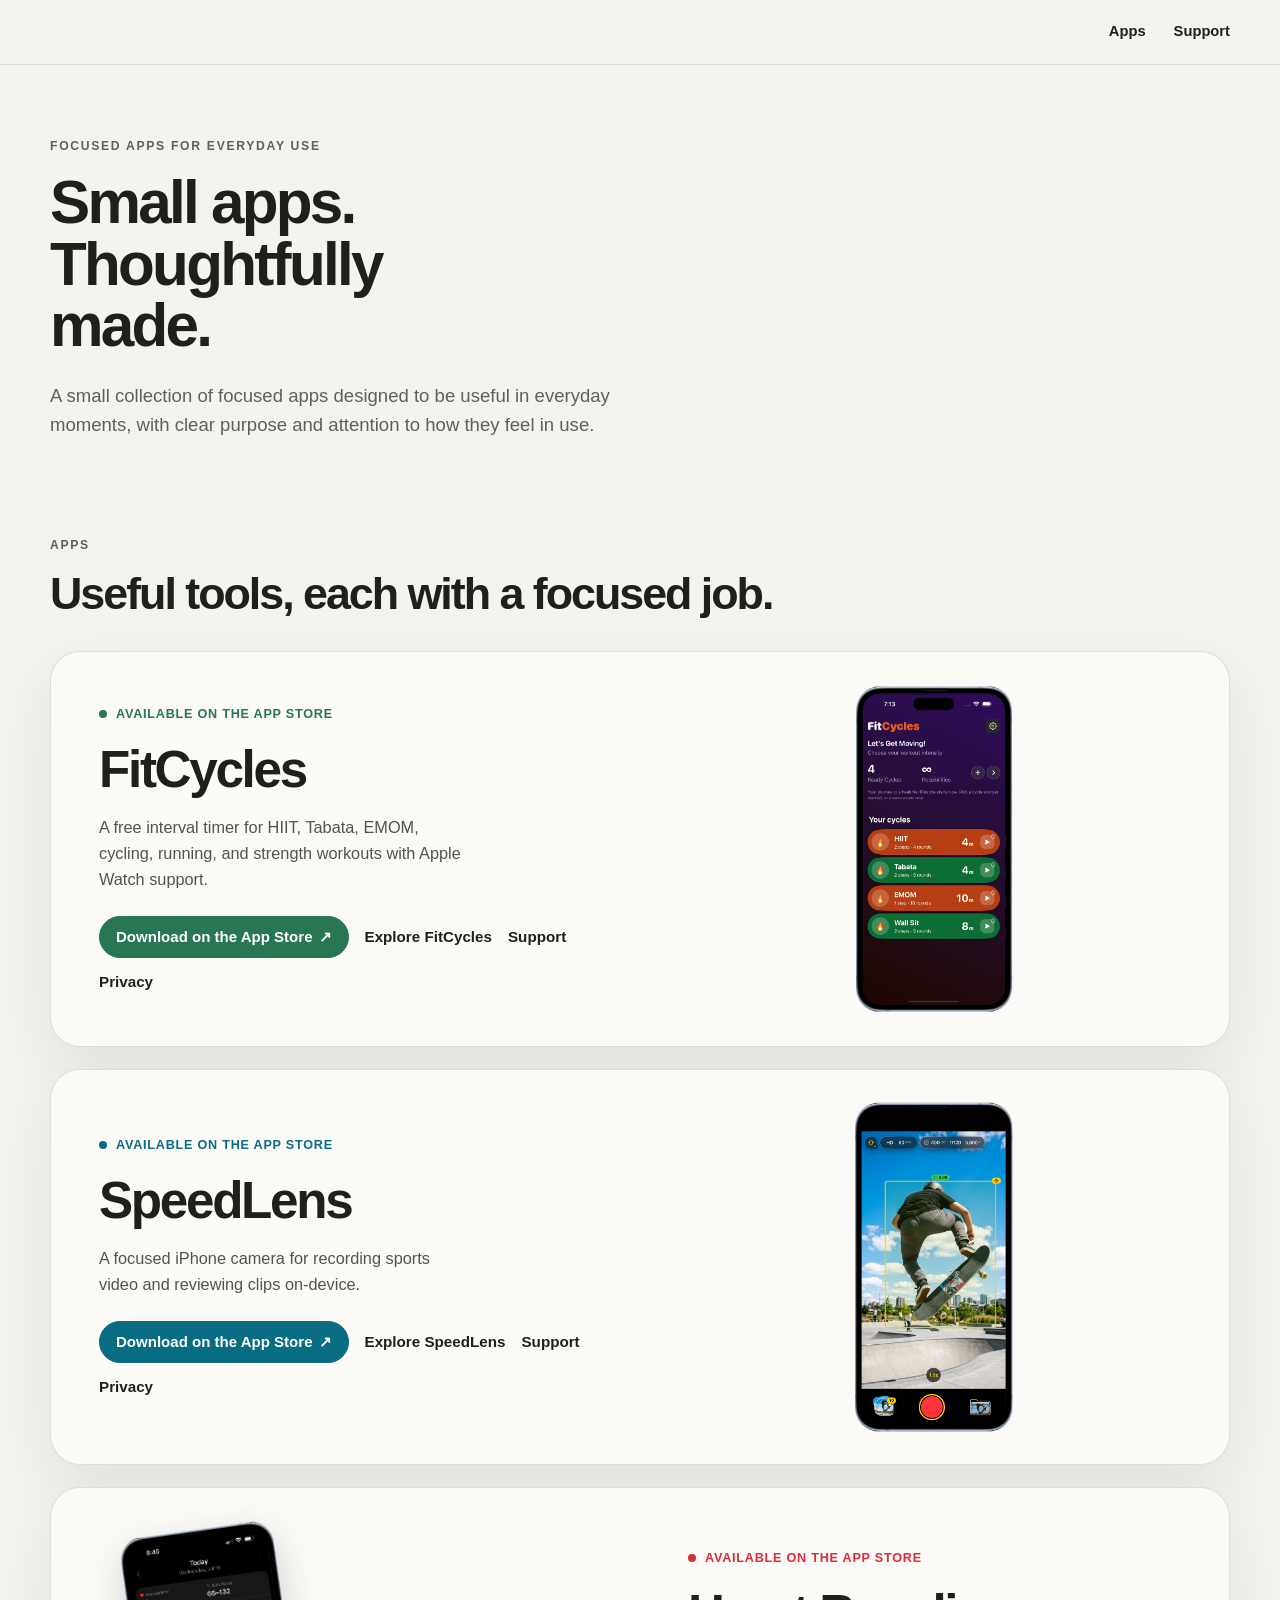
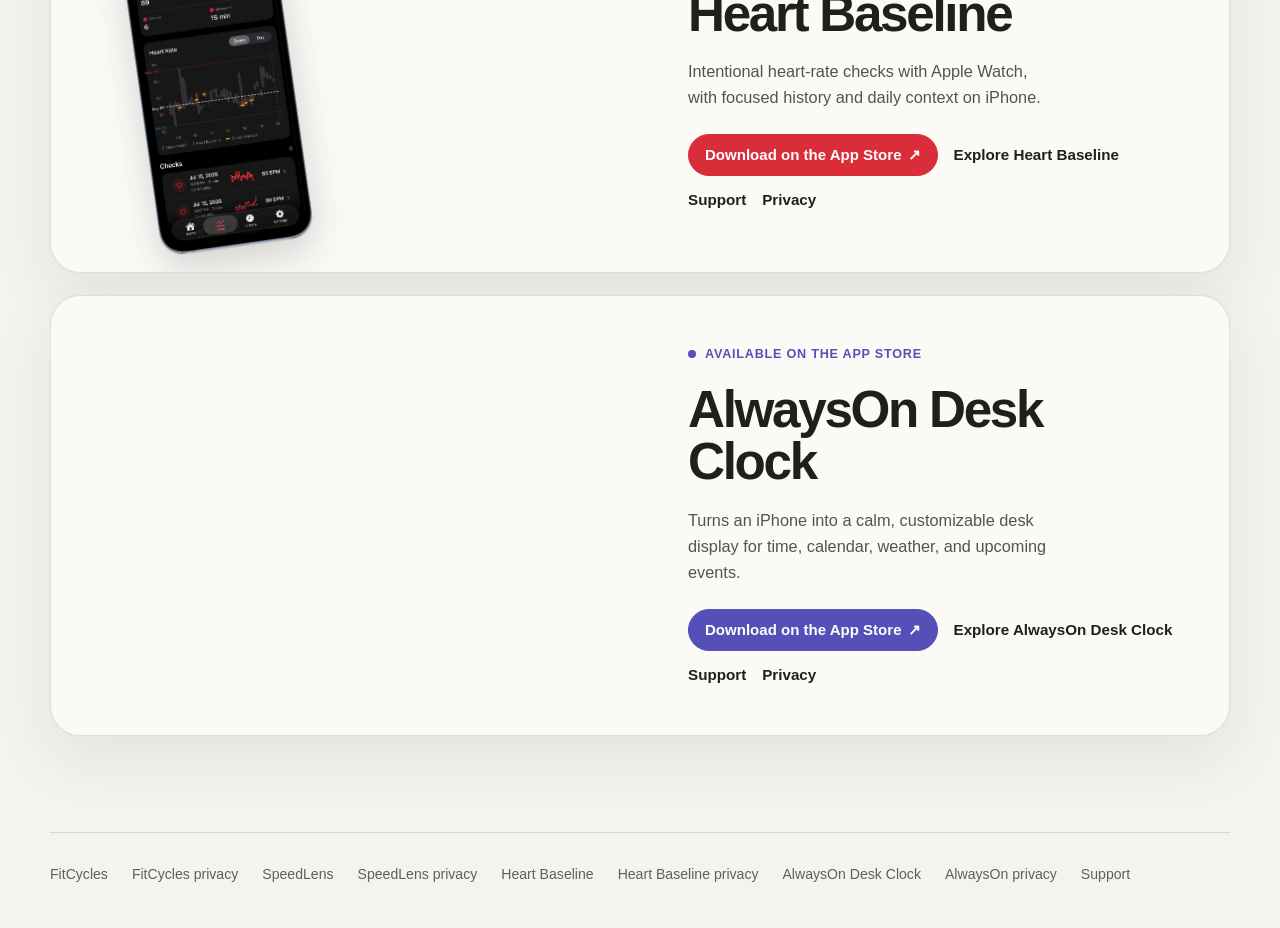
<file: index.html>
<!doctype html>
<html lang="en">
<head>
  <meta charset="utf-8">
  <meta name="viewport" content="width=device-width, initial-scale=1">
  <!-- Google tag (gtag.js) -->
  <script async src="https://www.googletagmanager.com/gtag/js?id=G-66SH9RSJPW"></script>
  <script>
    window.dataLayer = window.dataLayer || [];
    function gtag(){dataLayer.push(arguments);}
    gtag('js', new Date());
    gtag('config', 'G-66SH9RSJPW');
  </script>
  <meta name="description" content="A curated collection of focused iPhone apps designed for everyday use, including FitCycles, SpeedLens, Heart Baseline, and AlwaysOn Desk Clock.">
  <meta property="og:title" content="Independent iPhone Apps by Weijin Wang">
  <meta property="og:description" content="A curated collection of focused iPhone apps designed for everyday use.">
  <meta property="og:type" content="website">
  <meta property="og:url" content="https://weijinw.github.io/">
  <meta property="og:image" content="https://weijinw.github.io/alwayson/assets/app-preview.png">
  <meta property="og:image:alt" content="A preview of an iPhone app from Weijin Wang's collection.">
  <meta name="twitter:card" content="summary_large_image">
  <meta name="twitter:title" content="Independent iPhone Apps by Weijin Wang">
  <meta name="twitter:description" content="A curated collection of focused iPhone apps designed for everyday use.">
  <meta name="twitter:image" content="https://weijinw.github.io/alwayson/assets/app-preview.png">
  <meta name="theme-color" content="#f5f3ee">
  <script type="application/ld+json">
  {
    "@context": "https://schema.org",
    "@type": "WebSite",
    "name": "Independent iPhone Apps by Weijin Wang",
    "url": "https://weijinw.github.io/",
    "description": "A curated collection of focused iPhone apps designed for everyday use, including FitCycles, SpeedLens, Heart Baseline, and AlwaysOn Desk Clock.",
    "publisher": {
      "@type": "Person",
      "name": "Weijin Wang"
    }
  }
  </script>
  <title>Independent iPhone Apps by Weijin Wang</title>
  <link rel="canonical" href="https://weijinw.github.io/">
  <link rel="icon" type="image/svg+xml" href="/favicon.svg">
  <link rel="stylesheet" href="./styles.css">
  <style>
    .app-actions { flex-wrap: wrap; }
  </style>
</head>
<body>
  <header class="site-header">
    <nav class="header-nav shell" aria-label="Primary navigation">
      <a href="#apps">Apps</a>
      <a href="./support/">Support</a>
    </nav>
  </header>

  <main>
    <section class="hero shell" aria-labelledby="hero-title">
      <div class="hero-copy">
        <p class="eyebrow">Focused apps for everyday use</p>
        <h1 id="hero-title">Small apps.<br>Thoughtfully made.</h1>
        <p class="hero-lede">A small collection of focused apps designed to be useful in everyday moments, with clear purpose and attention to how they feel in use.</p>
      </div>
    </section>

    <section class="apps shell" id="apps" aria-labelledby="apps-title">
      <div class="section-heading">
        <p class="eyebrow">Apps</p>
        <h2 id="apps-title">Useful tools, each with a focused job.</h2>
      </div>

      <div class="app-list">
        <article class="app-card app-card-fitcycles">
          <div class="app-copy">
            <p class="app-status"><span class="status-dot" aria-hidden="true"></span>Available on the App Store</p>
            <h3>FitCycles</h3>
            <p class="app-description">A free interval timer for HIIT, Tabata, EMOM, cycling, running, and strength workouts with Apple Watch support.</p>
            <div class="app-actions" aria-label="FitCycles links">
              <a class="button button-primary" href="https://apps.apple.com/us/app/fitcycles-interval-timer/id6749163701" target="_blank" rel="noopener noreferrer">Download on the App Store <span aria-hidden="true">↗</span><span class="visually-hidden"> (opens in a new tab)</span></a>
              <a class="text-link" href="./fitcycles/">Explore FitCycles</a>
              <a class="text-link" href="./support/?app=fitcycles">Support</a>
              <a class="text-link" href="./fitcycles/privacy-policy/">Privacy</a>
            </div>
          </div>
          <figure class="app-artwork">
            <img src="./fitcycles/assets/main-screen.png" width="1206" height="2622" loading="lazy" decoding="async" alt="FitCycles interval timer showing an active workout timer on iPhone.">
          </figure>
        </article>

        <article class="app-card app-card-speedlens">
          <div class="app-copy">
            <p class="app-status"><span class="status-dot" aria-hidden="true"></span>Available on the App Store</p>
            <h3>SpeedLens</h3>
            <p class="app-description">A focused iPhone camera for recording sports video and reviewing clips on-device.</p>
            <div class="app-actions" aria-label="SpeedLens links">
              <a class="button button-primary" href="https://apps.apple.com/us/app/speedlens/id6787802030" target="_blank" rel="noopener noreferrer">Download on the App Store <span aria-hidden="true">↗</span><span class="visually-hidden"> (opens in a new tab)</span></a>
              <a class="text-link" href="./speedlens/">Explore SpeedLens</a>
              <a class="text-link" href="./support/?app=speedlens">Support</a>
              <a class="text-link" href="./speedlens/privacy-policy/">Privacy</a>
            </div>
          </div>
          <figure class="app-artwork">
            <img src="./speedlens/assets/main-screen.png" width="1206" height="2622" loading="lazy" decoding="async" alt="SpeedLens main screen showing camera controls and a tracked skateboarder.">
          </figure>
        </article>

        <article class="app-card app-card-heartbaseline app-card-reverse">
          <div class="app-copy">
            <p class="app-status"><span class="status-dot" aria-hidden="true"></span>Available on the App Store</p>
            <h3>Heart Baseline</h3>
            <p class="app-description">Intentional heart-rate checks with Apple Watch, with focused history and daily context on iPhone.</p>
            <div class="app-actions" aria-label="Heart Baseline links">
              <a class="button button-primary" href="https://apps.apple.com/us/app/heart-baseline/id6790179236" target="_blank" rel="noopener noreferrer">Download on the App Store <span aria-hidden="true">↗</span><span class="visually-hidden"> (opens in a new tab)</span></a>
              <a class="text-link" href="./heart-baseline/">Explore Heart Baseline</a>
              <a class="text-link" href="./support/?app=heart-baseline">Support</a>
              <a class="text-link" href="./heart-baseline/privacy-policy/">Privacy</a>
            </div>
          </div>
          <figure class="app-artwork" aria-label="Heart Baseline app screens">
            <img src="./heart-baseline/assets/card-daily.png" width="1131" height="2352" loading="lazy" decoding="async" alt="Heart Baseline daily screen comparing focused checks with daily heart-rate trends on iPhone.">
            <img src="./heart-baseline/assets/card-home.png" width="1133" height="2348" loading="lazy" decoding="async" alt="Heart Baseline home screen showing duration choices and recent checks on iPhone.">
            <img src="./heart-baseline/assets/card-history.png" width="1135" height="2359" loading="lazy" decoding="async" alt="Heart Baseline history screen showing previous checks, averages, and ranges on iPhone.">
          </figure>
        </article>

        <article class="app-card app-card-alwayson app-card-reverse">
          <div class="app-copy">
            <p class="app-status"><span class="status-dot" aria-hidden="true"></span>Available on the App Store</p>
            <h3>AlwaysOn Desk Clock</h3>
            <p class="app-description">Turns an iPhone into a calm, customizable desk display for time, calendar, weather, and upcoming events.</p>
            <div class="app-actions" aria-label="AlwaysOn Desk Clock links">
              <a class="button button-primary" href="https://apps.apple.com/us/app/alwayson-desk-clock/id6788246823" target="_blank" rel="noopener noreferrer">Download on the App Store <span aria-hidden="true">↗</span><span class="visually-hidden"> (opens in a new tab)</span></a>
              <a class="text-link" href="./alwayson/">Explore AlwaysOn Desk Clock</a>
              <a class="text-link" href="./support/?app=alwayson">Support</a>
              <a class="text-link" href="./alwayson/privacy-policy/">Privacy</a>
            </div>
          </div>
          <figure class="app-artwork">
            <img src="./alwayson/assets/app-preview.png" width="2622" height="1206" loading="lazy" decoding="async" alt="AlwaysOn Desk Clock showing time, weather, calendar, and upcoming events on a landscape iPhone display.">
          </figure>
        </article>
      </div>
    </section>
  </main>

  <footer class="site-footer shell">
    <nav class="footer-links" aria-label="App and support links">
      <a href="./fitcycles/">FitCycles</a>
      <a href="./fitcycles/privacy-policy/">FitCycles privacy</a>
      <a href="./speedlens/">SpeedLens</a>
      <a href="./speedlens/privacy-policy/">SpeedLens privacy</a>
      <a href="./heart-baseline/">Heart Baseline</a>
      <a href="./heart-baseline/privacy-policy/">Heart Baseline privacy</a>
      <a href="./alwayson/">AlwaysOn Desk Clock</a>
      <a href="./alwayson/privacy-policy/">AlwaysOn privacy</a>
      <a href="./support/">Support</a>
    </nav>
  </footer>
</body>
</html>
</file>
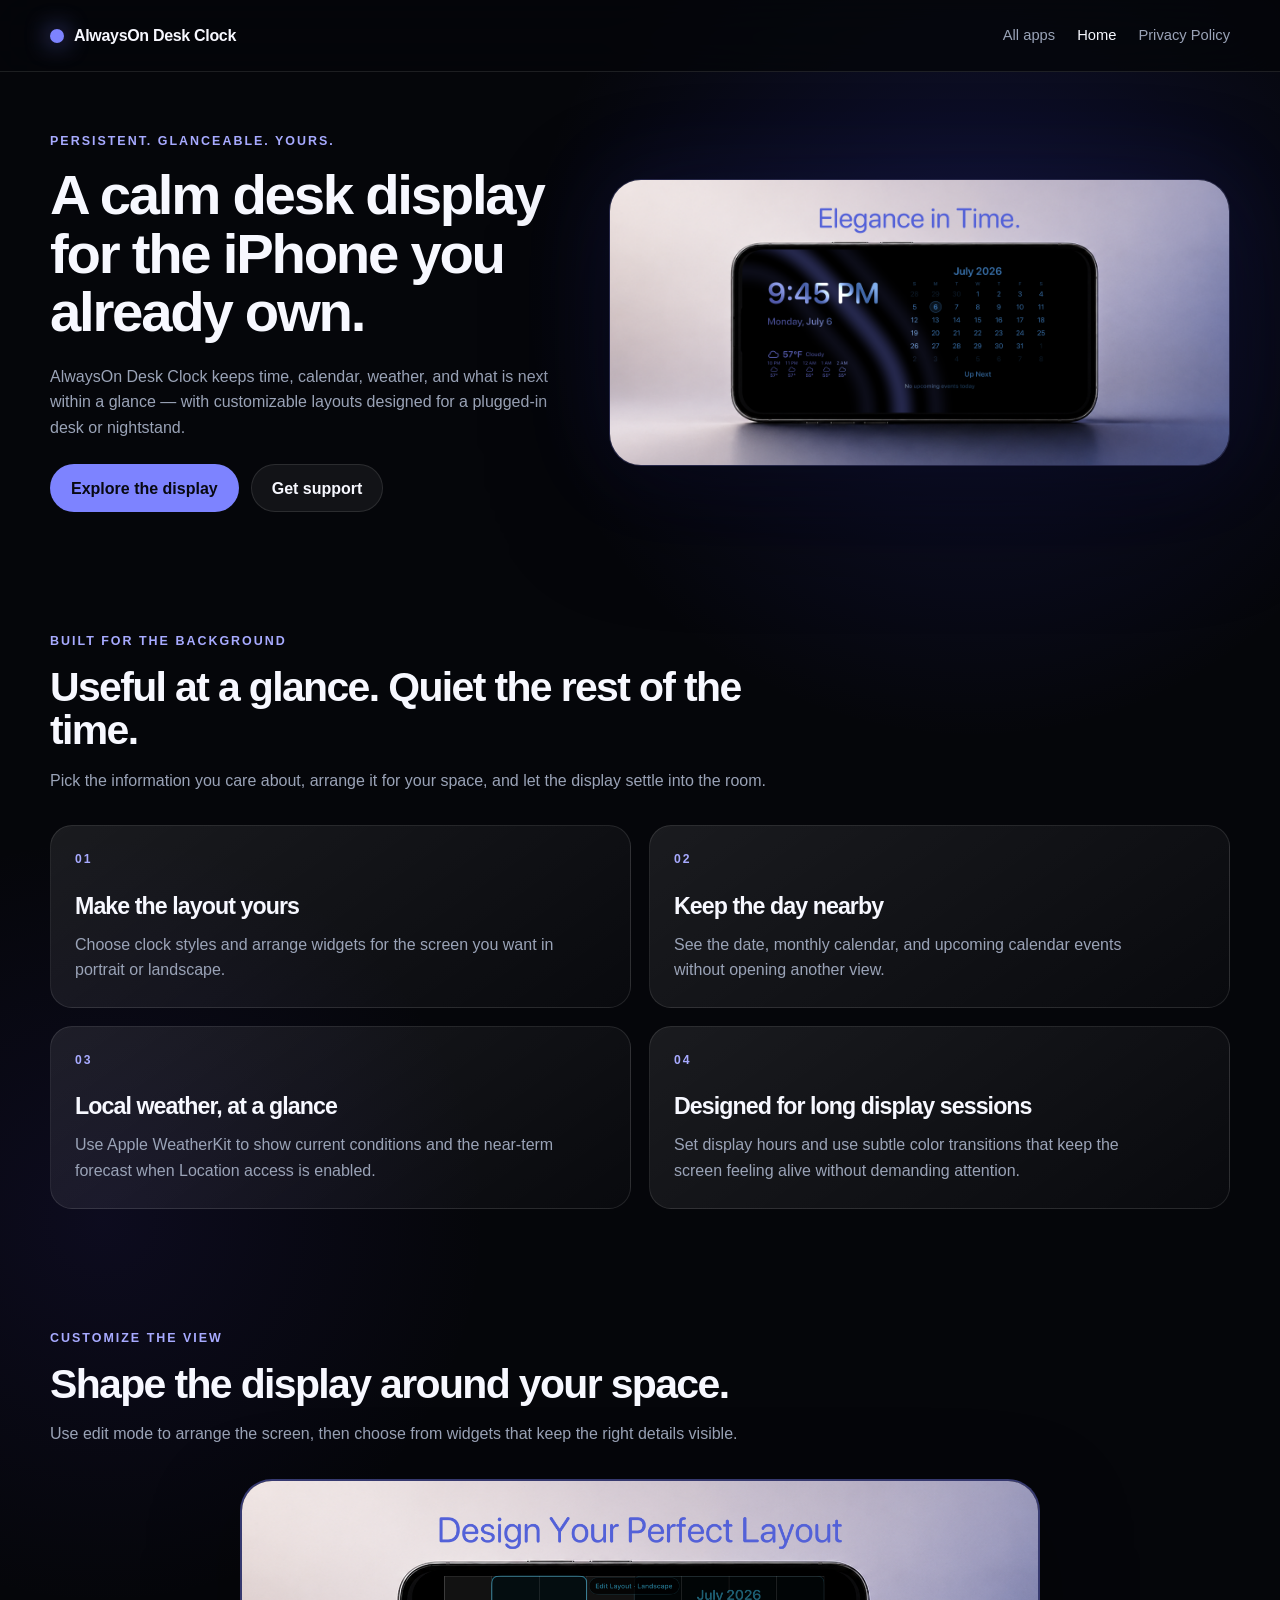
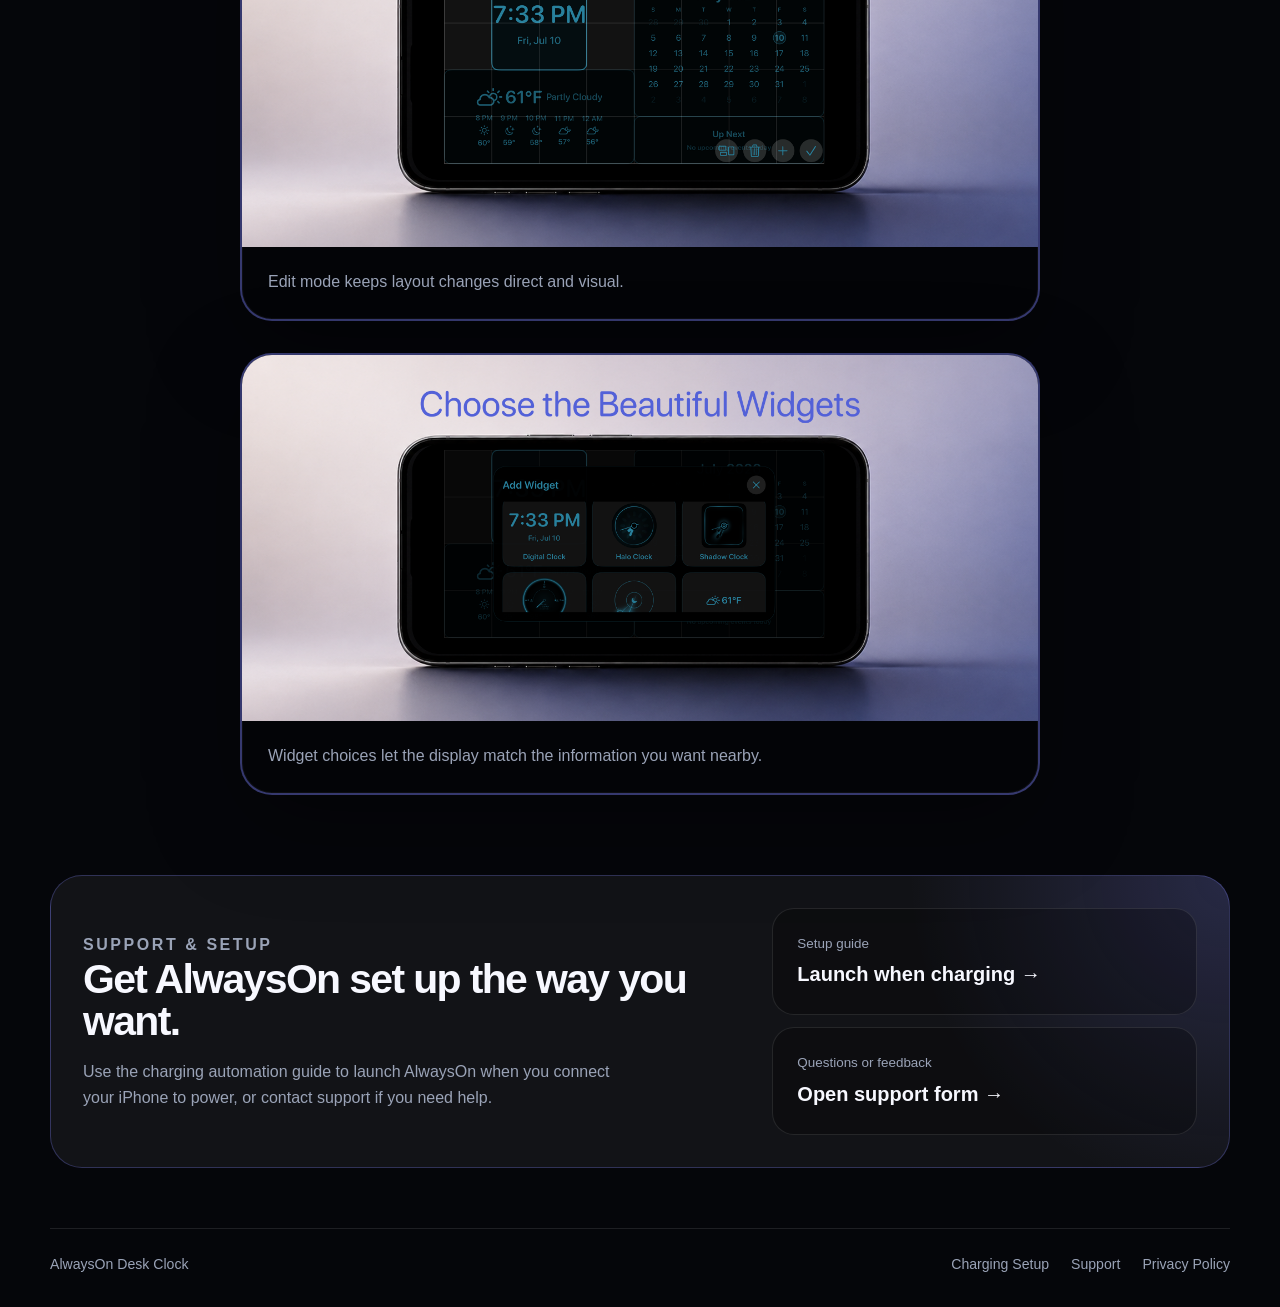
<file: alwayson/index.html>
<!doctype html>
<html lang="en">
<head>
  <meta charset="utf-8">
  <meta name="viewport" content="width=device-width, initial-scale=1">
  <!-- Google tag (gtag.js) -->
  <script async src="https://www.googletagmanager.com/gtag/js?id=G-66SH9RSJPW"></script>
  <script>
    window.dataLayer = window.dataLayer || [];
    function gtag(){dataLayer.push(arguments);}
    gtag('js', new Date());
    gtag('config', 'G-66SH9RSJPW');
  </script>
  <meta name="description" content="AlwaysOn Desk Clock turns an iPhone into a calm, customizable desk display for time, calendar, weather, and upcoming events.">
  <meta property="og:title" content="AlwaysOn Desk Clock — Custom iPhone Desk Display">
  <meta property="og:description" content="Turn an iPhone into a calm, customizable desk display for time, calendar, weather, and upcoming events.">
  <meta property="og:type" content="website">
  <meta property="og:url" content="https://weijinw.github.io/alwayson/">
  <meta property="og:image" content="https://weijinw.github.io/alwayson/assets/app-preview.png">
  <meta property="og:image:alt" content="AlwaysOn Desk Clock showing time, weather, calendar, and upcoming events on a landscape iPhone display.">
  <meta name="twitter:card" content="summary_large_image">
  <meta name="twitter:title" content="AlwaysOn Desk Clock — Custom iPhone Desk Display">
  <meta name="twitter:description" content="Turn an iPhone into a calm, customizable desk display for time, calendar, weather, and upcoming events.">
  <meta name="twitter:image" content="https://weijinw.github.io/alwayson/assets/app-preview.png">
  <script type="application/ld+json">
  {
    "@context": "https://schema.org",
    "@type": "SoftwareApplication",
    "name": "AlwaysOn Desk Clock",
    "url": "https://weijinw.github.io/alwayson/",
    "description": "Turn an iPhone into a calm, customizable desk display for time, calendar, weather, and upcoming events.",
    "applicationCategory": "UtilitiesApplication",
    "operatingSystem": "iOS",
    "image": "https://weijinw.github.io/alwayson/assets/app-preview.png",
    "author": {
      "@type": "Person",
      "name": "Weijin Wang"
    }
  }
  </script>
  <title>AlwaysOn Desk Clock — Custom iPhone Desk Display</title>
  <link rel="canonical" href="https://weijinw.github.io/alwayson/">
  <link rel="icon" type="image/svg+xml" href="/favicon.svg">
  <link rel="stylesheet" href="./styles.css">
</head>
<body>
  <header class="site-header">
    <a class="brand" href="./" aria-label="AlwaysOn Desk Clock home">
      <span class="brand-mark" aria-hidden="true"></span>
      <span>AlwaysOn Desk Clock</span>
    </a>
    <nav class="site-nav" aria-label="Primary navigation">
      <a href="../">All apps</a>
      <a aria-current="page" href="./">Home</a>
      <a href="./privacy-policy/">Privacy Policy</a>
    </nav>
  </header>

  <main>
    <section class="hero shell" aria-labelledby="hero-title">
      <div class="hero-copy">
        <p class="eyebrow">Persistent. Glanceable. Yours.</p>
        <h1 id="hero-title">A calm desk display for the iPhone you already own.</h1>
        <p class="hero-lede">
          AlwaysOn Desk Clock keeps time, calendar, weather, and what is next within a glance — with customizable layouts designed for a plugged-in desk or nightstand.
        </p>
        <div class="hero-actions">
          <a class="button button-primary" href="#features">Explore the display</a>
          <a class="button button-secondary" href="../support/?app=alwayson">Get support</a>
        </div>
      </div>

      <figure class="preview-frame">
        <img src="./assets/app-preview.png" width="2622" height="1206" loading="eager" decoding="async" fetchpriority="high" alt="AlwaysOn Desk Clock showing time, weather, calendar, and upcoming events on a landscape iPhone.">
      </figure>
    </section>

    <section class="section shell" id="features" aria-labelledby="features-title">
      <div class="section-heading">
        <p class="eyebrow">Built for the background</p>
        <h2 id="features-title">Useful at a glance. Quiet the rest of the time.</h2>
        <p>Pick the information you care about, arrange it for your space, and let the display settle into the room.</p>
      </div>

      <div class="feature-grid">
        <article class="feature-card">
          <span class="feature-kicker">01</span>
          <h3>Make the layout yours</h3>
          <p>Choose clock styles and arrange widgets for the screen you want in portrait or landscape.</p>
        </article>
        <article class="feature-card">
          <span class="feature-kicker">02</span>
          <h3>Keep the day nearby</h3>
          <p>See the date, monthly calendar, and upcoming calendar events without opening another view.</p>
        </article>
        <article class="feature-card">
          <span class="feature-kicker">03</span>
          <h3>Local weather, at a glance</h3>
          <p>Use Apple WeatherKit to show current conditions and the near-term forecast when Location access is enabled.</p>
        </article>
        <article class="feature-card">
          <span class="feature-kicker">04</span>
          <h3>Designed for long display sessions</h3>
          <p>Set display hours and use subtle color transitions that keep the screen feeling alive without demanding attention.</p>
        </article>
      </div>
    </section>

    <section class="section shell" aria-labelledby="screenshots-title">
      <div class="section-heading">
        <p class="eyebrow">Customize the view</p>
        <h2 id="screenshots-title">Shape the display around your space.</h2>
        <p>Use edit mode to arrange the screen, then choose from widgets that keep the right details visible.</p>
      </div>

      <div class="screenshot-grid">
        <figure class="screenshot-card">
          <img src="./assets/edit-mode.png" width="2622" height="1206" loading="lazy" decoding="async" alt="AlwaysOn Desk Clock edit mode with widgets arranged on a landscape iPhone display.">
          <figcaption>Edit mode keeps layout changes direct and visual.</figcaption>
        </figure>
        <figure class="screenshot-card">
          <img src="./assets/widget-gallery.png" width="2622" height="1206" loading="lazy" decoding="async" alt="AlwaysOn Desk Clock widget gallery showing available widgets for the desk display.">
          <figcaption>Widget choices let the display match the information you want nearby.</figcaption>
        </figure>
      </div>
    </section>

    <section class="support-section shell" id="support" aria-labelledby="support-title">
      <div>
        <p class="eyebrow">Support & setup</p>
        <h2 id="support-title">Get AlwaysOn set up the way you want.</h2>
        <p>Use the charging automation guide to launch AlwaysOn when you connect your iPhone to power, or contact support if you need help.</p>
      </div>
      <div class="support-links">
        <a class="support-email" href="./launch-when-charging/">
          <span>Setup guide</span>
          <strong>Launch when charging →</strong>
        </a>
        <a class="support-email" href="../support/?app=alwayson">
          <span>Questions or feedback</span>
          <strong>Open support form →</strong>
        </a>
      </div>
    </section>
  </main>

  <footer class="site-footer shell">
    <p>AlwaysOn Desk Clock</p>
    <div class="footer-links">
      <a href="./launch-when-charging/">Charging Setup</a>
      <a href="../support/?app=alwayson">Support</a>
      <a href="./privacy-policy/">Privacy Policy</a>
    </div>
  </footer>
</body>
</html>
</file>
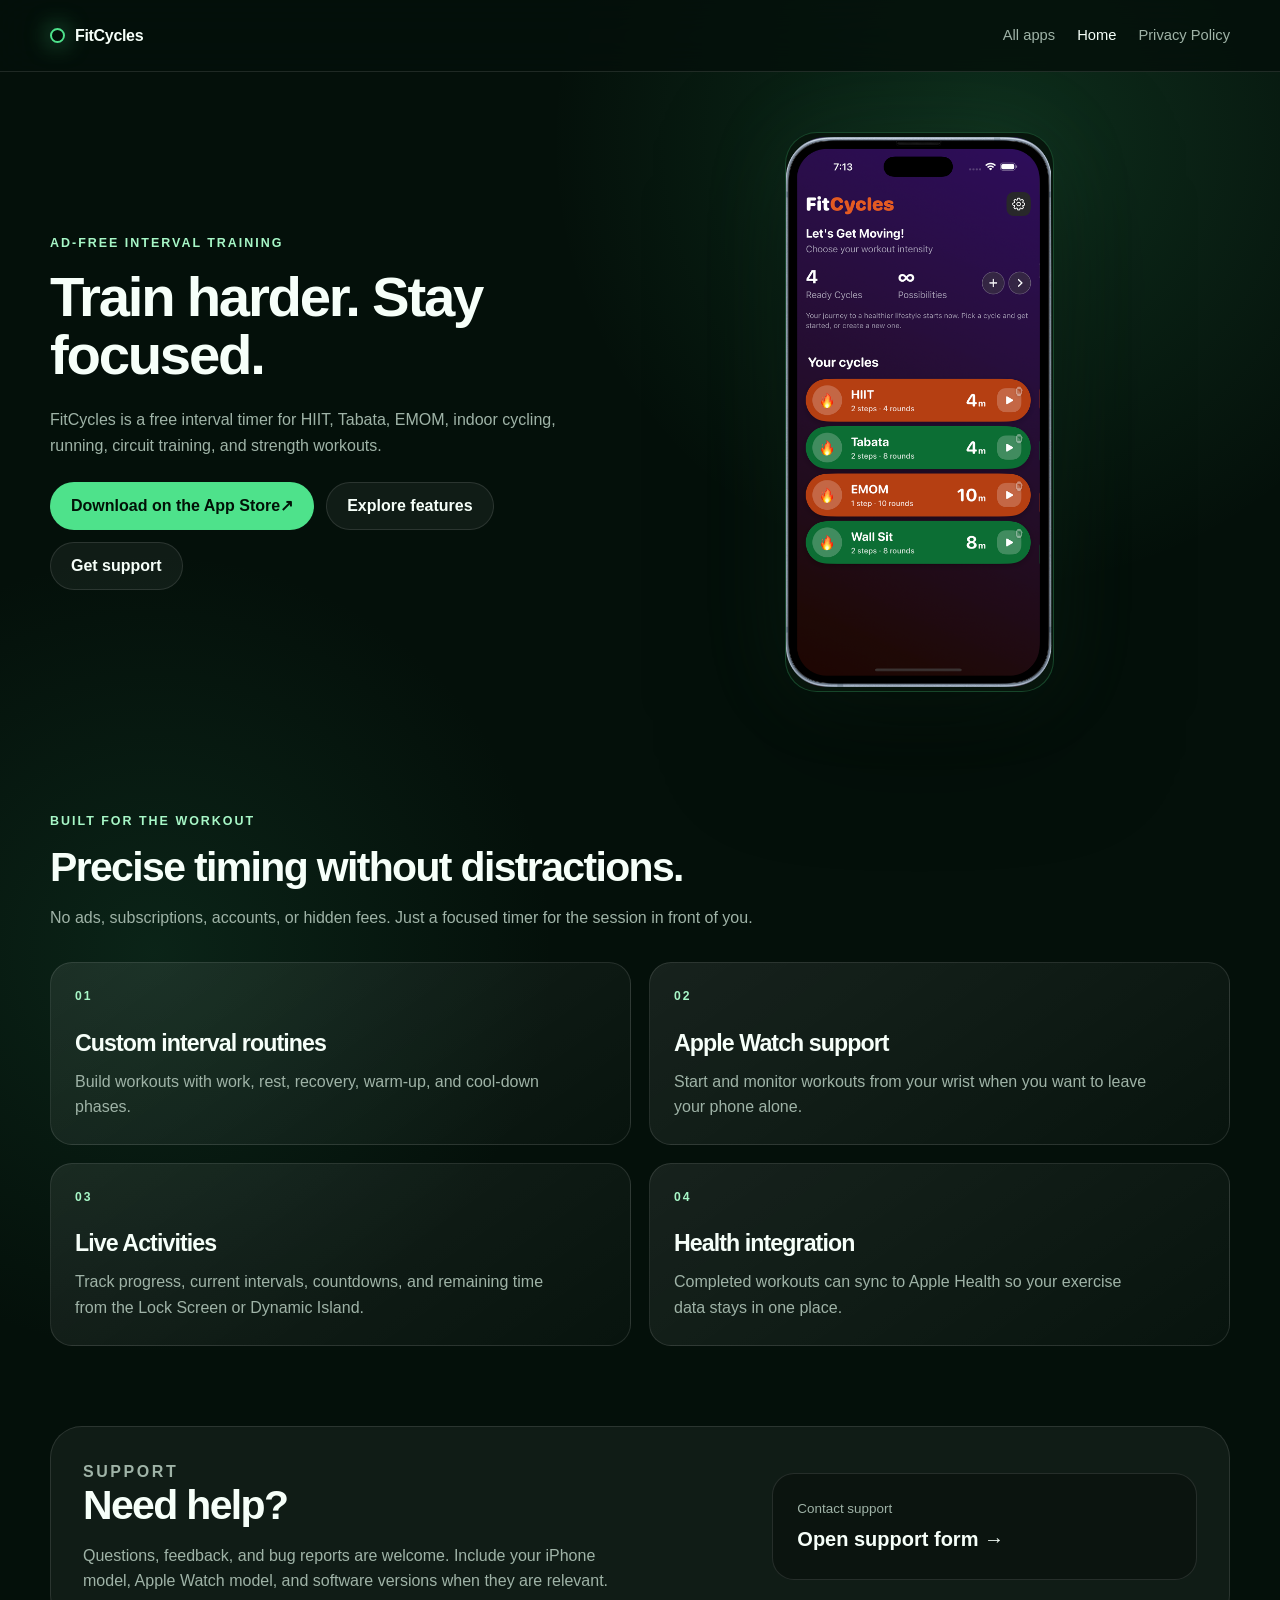
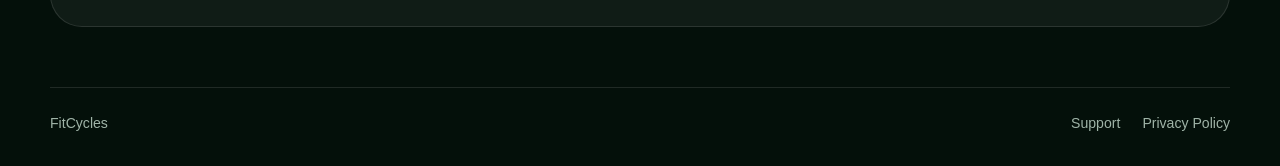
<file: fitcycles/index.html>
<!doctype html>
<html lang="en">
<head>
  <meta charset="utf-8">
  <meta name="viewport" content="width=device-width, initial-scale=1">
  <!-- Google tag (gtag.js) -->
  <script async src="https://www.googletagmanager.com/gtag/js?id=G-66SH9RSJPW"></script>
  <script>
    window.dataLayer = window.dataLayer || [];
    function gtag(){dataLayer.push(arguments);}
    gtag('js', new Date());
    gtag('config', 'G-66SH9RSJPW');
  </script>
  <meta name="description" content="FitCycles is a free interval timer for HIIT, Tabata, EMOM, cycling, running, and strength workouts.">
  <meta property="og:title" content="FitCycles — Free Interval Timer for iPhone and Apple Watch">
  <meta property="og:description" content="A free interval timer for HIIT, Tabata, EMOM, cycling, running, and strength workouts with Apple Watch support.">
  <meta property="og:type" content="website">
  <meta property="og:url" content="https://weijinw.github.io/fitcycles/">
  <meta property="og:image" content="https://weijinw.github.io/fitcycles/assets/main-screen.png">
  <meta property="og:image:alt" content="FitCycles interval timer showing an active workout timer on iPhone.">
  <meta name="twitter:card" content="summary_large_image">
  <meta name="twitter:title" content="FitCycles — Free Interval Timer for iPhone and Apple Watch">
  <meta name="twitter:description" content="A free interval timer for HIIT, Tabata, EMOM, cycling, running, and strength workouts with Apple Watch support.">
  <meta name="twitter:image" content="https://weijinw.github.io/fitcycles/assets/main-screen.png">
  <script type="application/ld+json">
  {
    "@context": "https://schema.org",
    "@type": "SoftwareApplication",
    "name": "FitCycles",
    "url": "https://weijinw.github.io/fitcycles/",
    "description": "A free interval timer for HIIT, Tabata, EMOM, cycling, running, and strength workouts with Apple Watch support.",
    "applicationCategory": "HealthApplication",
    "operatingSystem": "iOS, watchOS",
    "image": "https://weijinw.github.io/fitcycles/assets/main-screen.png",
    "author": {
      "@type": "Person",
      "name": "Weijin Wang"
    },
    "installUrl": "https://apps.apple.com/us/app/fitcycles-interval-timer/id6749163701",
    "offers": {
      "@type": "Offer",
      "price": "0",
      "priceCurrency": "USD"
    }
  }
  </script>
  <title>FitCycles — Free Interval Timer for iPhone and Apple Watch</title>
  <link rel="canonical" href="https://weijinw.github.io/fitcycles/">
  <link rel="icon" type="image/svg+xml" href="/favicon.svg">
  <link rel="stylesheet" href="./styles.css">
</head>
<body>
  <header class="site-header">
    <a class="brand" href="./" aria-label="FitCycles home">
      <span class="brand-mark" aria-hidden="true"></span>
      <span>FitCycles</span>
    </a>
    <nav class="site-nav" aria-label="Primary navigation">
      <a href="../">All apps</a>
      <a aria-current="page" href="./">Home</a>
      <a href="./privacy-policy/">Privacy Policy</a>
    </nav>
  </header>

  <main>
    <section class="hero shell" aria-labelledby="hero-title">
      <div class="hero-copy">
        <p class="eyebrow">Ad-free interval training</p>
        <h1 id="hero-title">Train harder. Stay focused.</h1>
        <p class="hero-lede">FitCycles is a free interval timer for HIIT, Tabata, EMOM, indoor cycling, running, circuit training, and strength workouts.</p>
        <div class="hero-actions">
          <a class="button button-primary" href="https://apps.apple.com/us/app/fitcycles-interval-timer/id6749163701" target="_blank" rel="noopener noreferrer">Download on the App Store <span aria-hidden="true">↗</span><span class="visually-hidden"> (opens in a new tab)</span></a>
          <a class="button button-secondary" href="#features">Explore features</a>
          <a class="button button-secondary" href="../support/?app=fitcycles">Get support</a>
        </div>
      </div>

      <figure class="preview-frame">
        <img src="./assets/main-screen.png" width="1206" height="2622" loading="eager" decoding="async" fetchpriority="high" alt="FitCycles interval timer showing an active workout timer on iPhone.">
      </figure>
    </section>

    <section class="section shell" id="features" aria-labelledby="features-title">
      <div class="section-heading">
        <p class="eyebrow">Built for the workout</p>
        <h2 id="features-title">Precise timing without distractions.</h2>
        <p>No ads, subscriptions, accounts, or hidden fees. Just a focused timer for the session in front of you.</p>
      </div>

      <div class="feature-grid">
        <article class="feature-card">
          <span class="feature-kicker">01</span>
          <h3>Custom interval routines</h3>
          <p>Build workouts with work, rest, recovery, warm-up, and cool-down phases.</p>
        </article>
        <article class="feature-card">
          <span class="feature-kicker">02</span>
          <h3>Apple Watch support</h3>
          <p>Start and monitor workouts from your wrist when you want to leave your phone alone.</p>
        </article>
        <article class="feature-card">
          <span class="feature-kicker">03</span>
          <h3>Live Activities</h3>
          <p>Track progress, current intervals, countdowns, and remaining time from the Lock Screen or Dynamic Island.</p>
        </article>
        <article class="feature-card">
          <span class="feature-kicker">04</span>
          <h3>Health integration</h3>
          <p>Completed workouts can sync to Apple Health so your exercise data stays in one place.</p>
        </article>
      </div>
    </section>

    <section class="support-section shell" id="support" aria-labelledby="support-title">
      <div>
        <p class="eyebrow">Support</p>
        <h2 id="support-title">Need help?</h2>
        <p>Questions, feedback, and bug reports are welcome. Include your iPhone model, Apple Watch model, and software versions when they are relevant.</p>
      </div>
      <a class="support-email" href="../support/?app=fitcycles">
        <span>Contact support</span>
        <strong>Open support form →</strong>
      </a>
    </section>
  </main>

  <footer class="site-footer shell">
    <p>FitCycles</p>
    <div class="footer-links">
      <a href="../support/?app=fitcycles">Support</a>
      <a href="./privacy-policy/">Privacy Policy</a>
    </div>
  </footer>
</body>
</html>
</file>
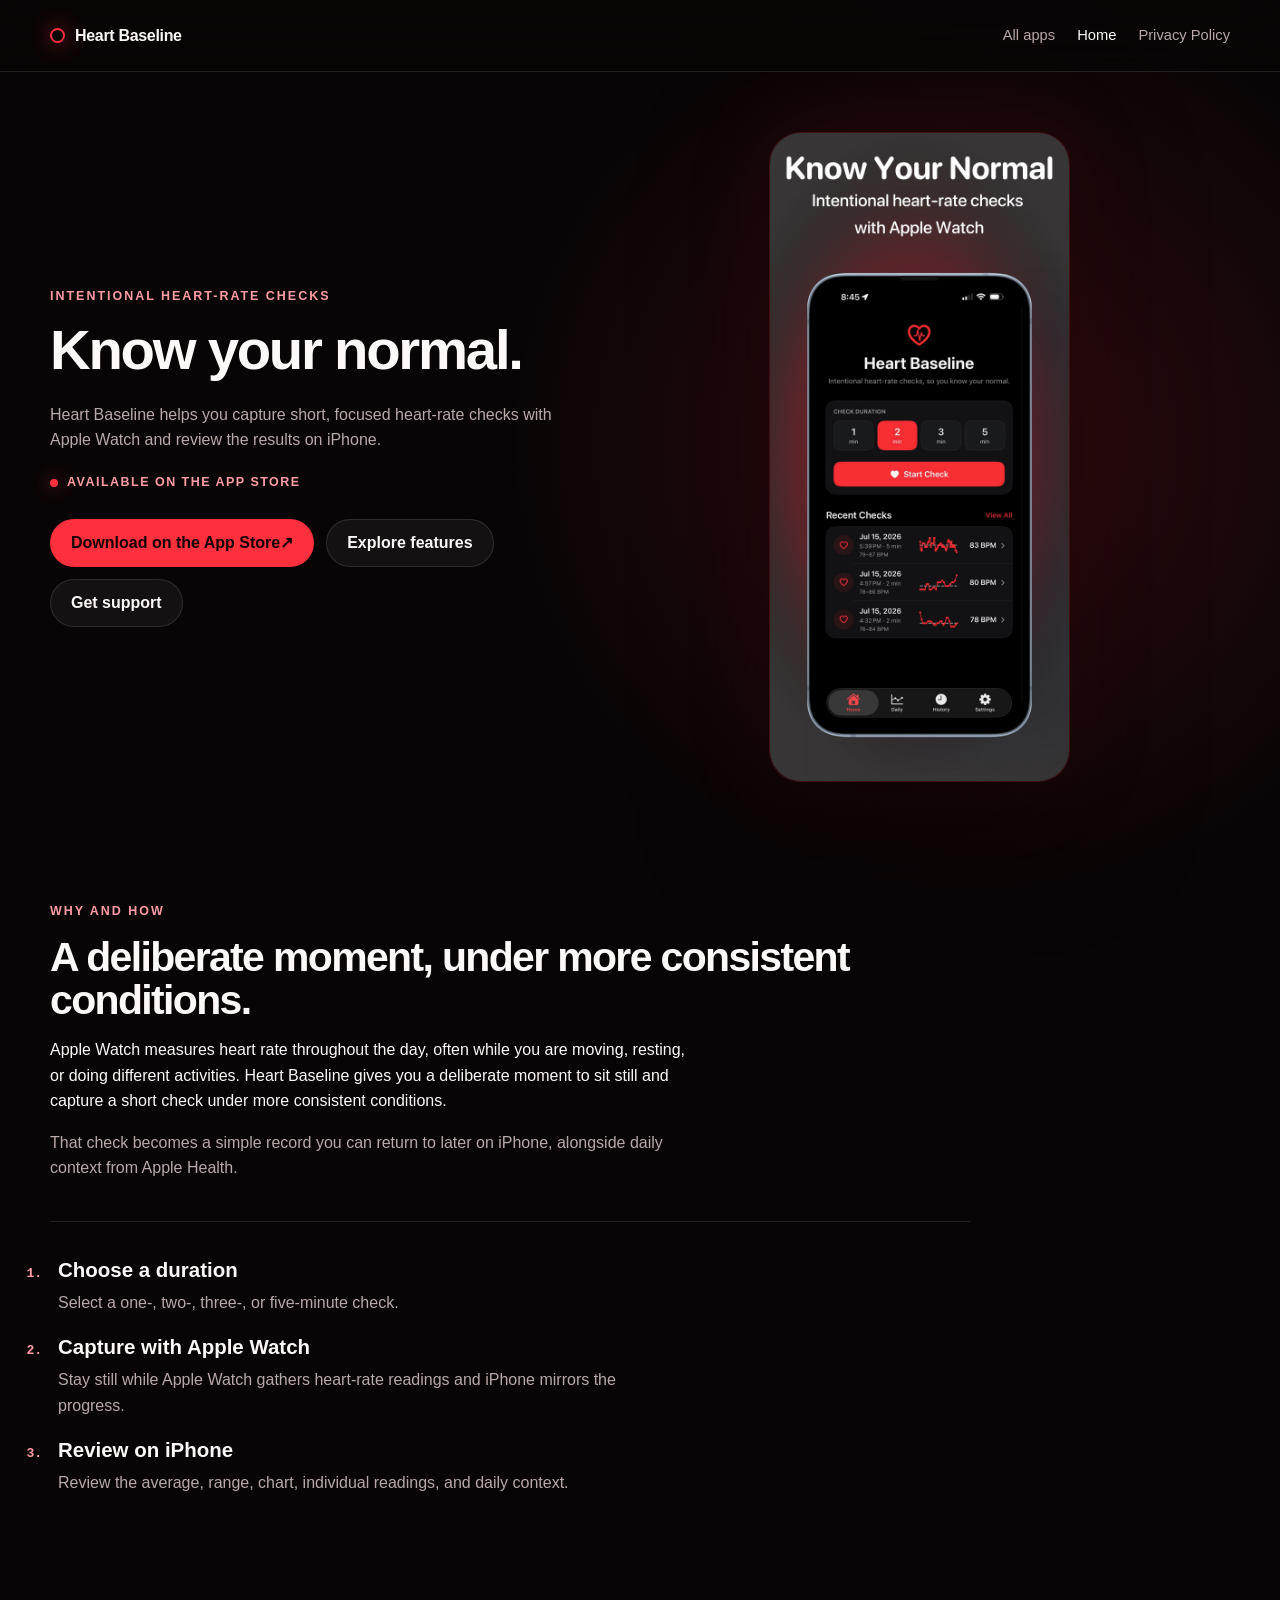
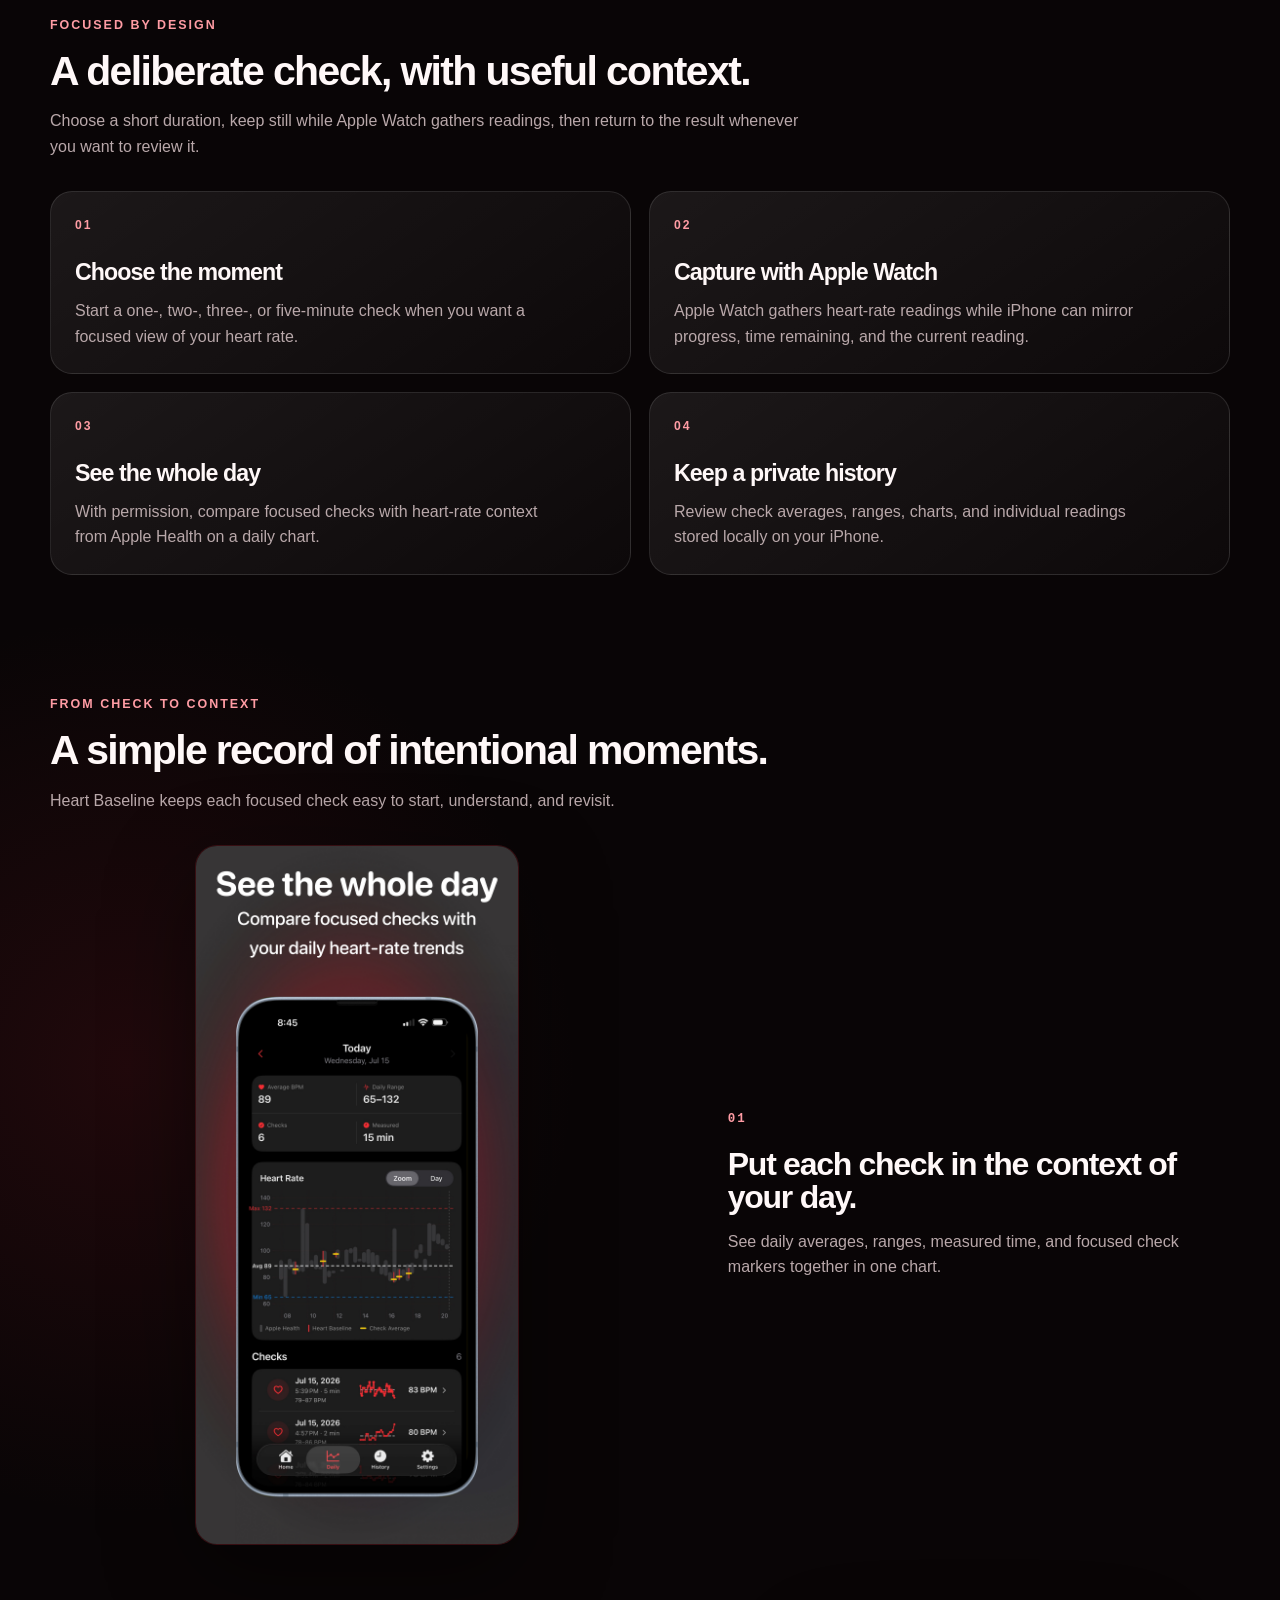
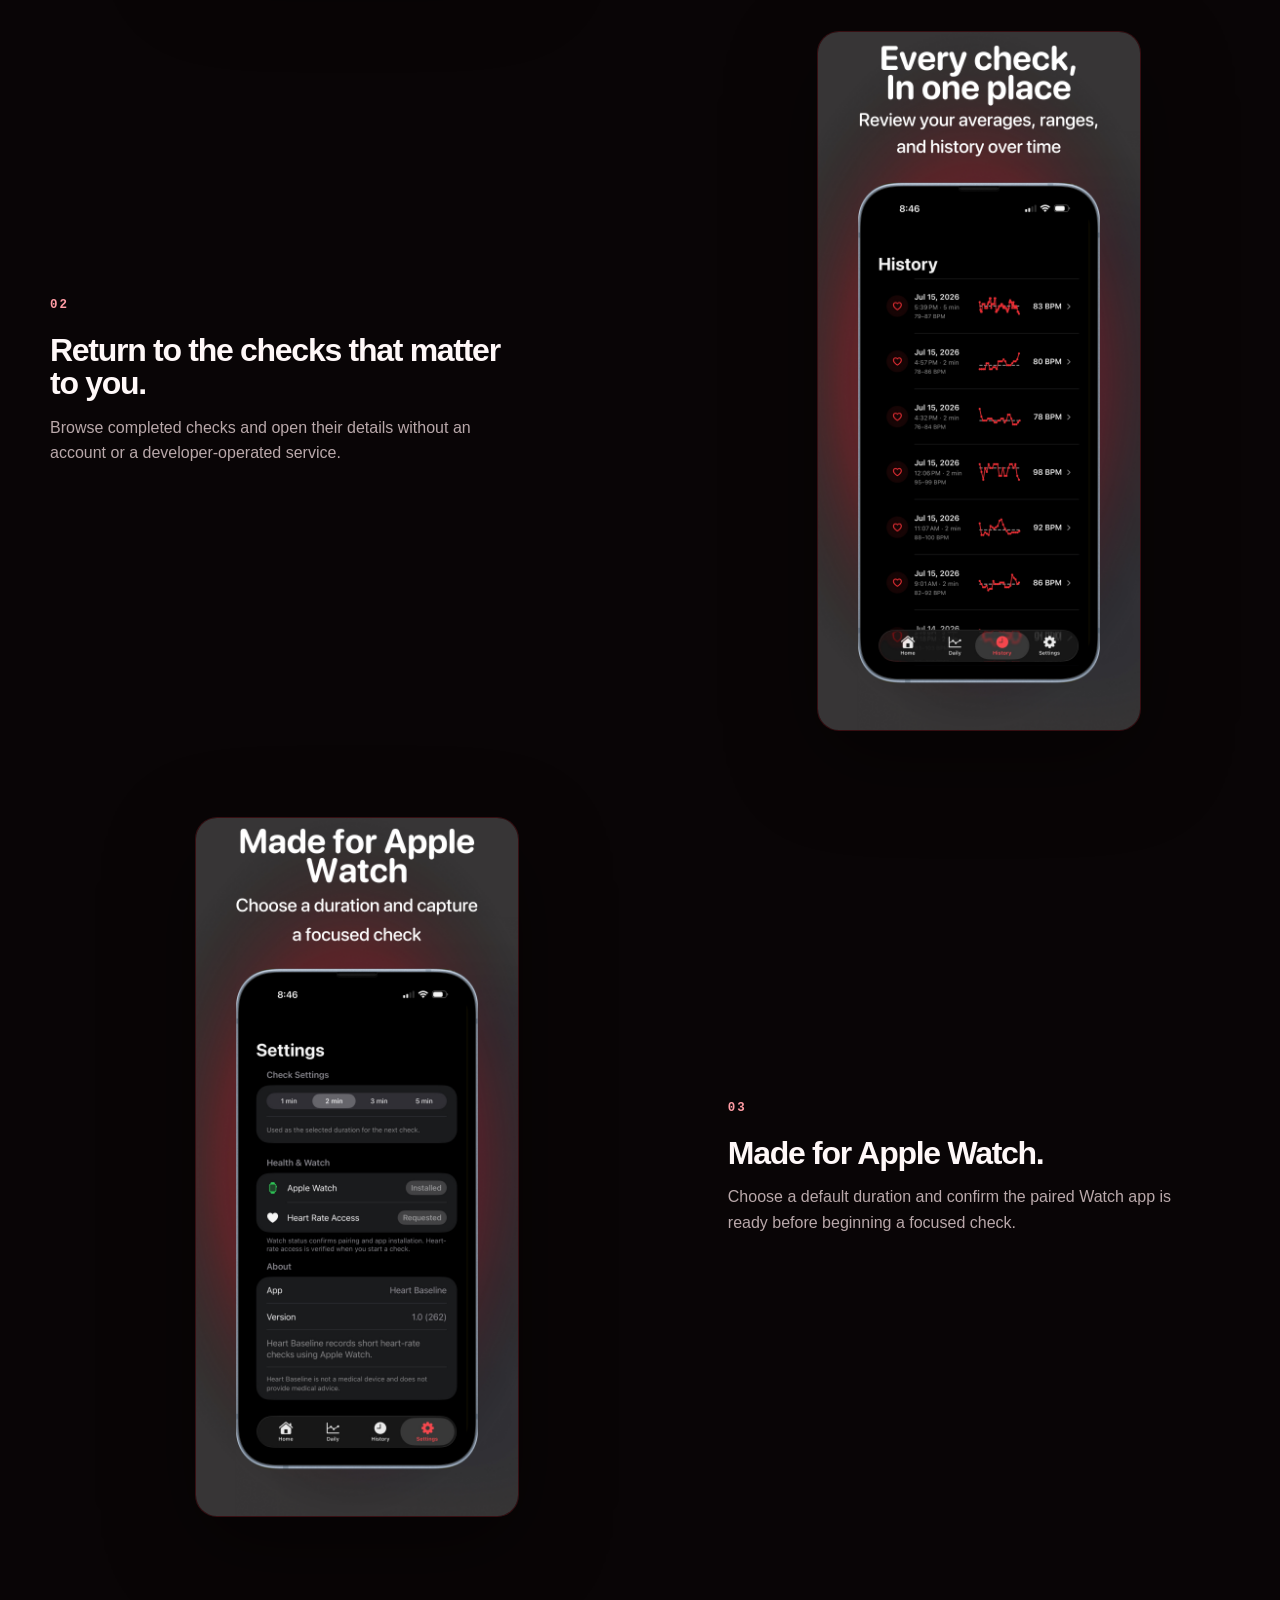
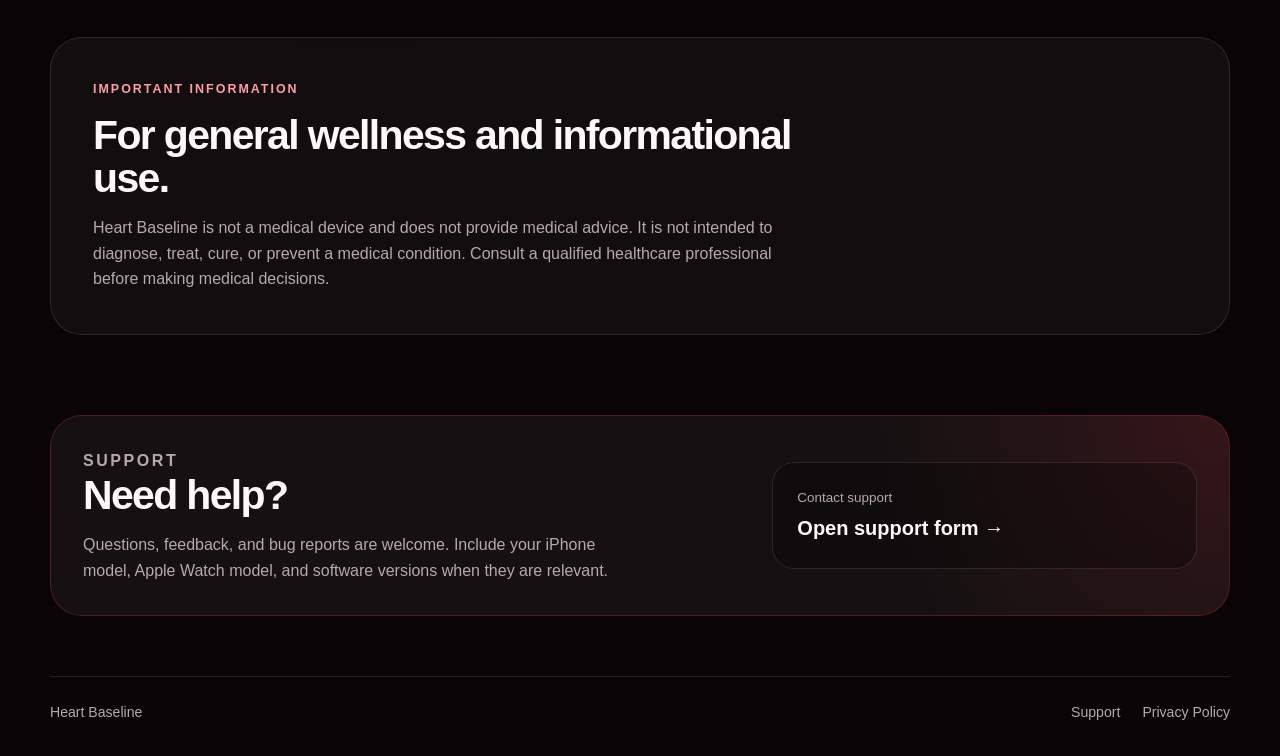
<file: heart-baseline/index.html>
<!doctype html>
<html lang="en">
<head>
  <meta charset="utf-8">
  <meta name="viewport" content="width=device-width, initial-scale=1">
  <!-- Google tag (gtag.js) -->
  <script async src="https://www.googletagmanager.com/gtag/js?id=G-66SH9RSJPW"></script>
  <script>
    window.dataLayer = window.dataLayer || [];
    function gtag(){dataLayer.push(arguments);}
    gtag('js', new Date());
    gtag('config', 'G-66SH9RSJPW');
  </script>
  <meta name="description" content="Heart Baseline helps you take intentional heart-rate checks with Apple Watch and review focused history and daily context on iPhone.">
  <meta property="og:title" content="Heart Baseline — Heart Rate Checks with Apple Watch">
  <meta property="og:description" content="Intentional heart-rate checks with Apple Watch, with focused history and daily context on iPhone.">
  <meta property="og:type" content="website">
  <meta property="og:url" content="https://weijinw.github.io/heart-baseline/">
  <meta property="og:image" content="https://weijinw.github.io/heart-baseline/assets/home.jpg">
  <meta property="og:image:alt" content="Heart Baseline home screen with duration choices, a Start Check button, and recent heart-rate checks.">
  <meta name="twitter:card" content="summary_large_image">
  <meta name="twitter:title" content="Heart Baseline — Heart Rate Checks with Apple Watch">
  <meta name="twitter:description" content="Intentional heart-rate checks with Apple Watch, with focused history and daily context on iPhone.">
  <meta name="twitter:image" content="https://weijinw.github.io/heart-baseline/assets/home.jpg">
  <meta name="theme-color" content="#090506">
  <script type="application/ld+json">
  {
    "@context": "https://schema.org",
    "@type": "SoftwareApplication",
    "name": "Heart Baseline",
    "url": "https://weijinw.github.io/heart-baseline/",
    "description": "Intentional heart-rate checks with Apple Watch, with focused history and daily context on iPhone.",
    "applicationCategory": "HealthApplication",
    "operatingSystem": "iOS, watchOS",
    "image": "https://weijinw.github.io/heart-baseline/assets/home.jpg",
    "author": {
      "@type": "Person",
      "name": "Weijin Wang"
    },
    "installUrl": "https://apps.apple.com/us/app/heart-baseline/id6790179236"
  }
  </script>
  <title>Heart Baseline — Heart Rate Checks with Apple Watch</title>
  <link rel="canonical" href="https://weijinw.github.io/heart-baseline/">
  <link rel="icon" href="data:,">
  <link rel="stylesheet" href="./styles.css">
</head>
<body>
  <header class="site-header">
    <a class="brand" href="./" aria-label="Heart Baseline home">
      <span class="brand-mark" aria-hidden="true"></span>
      <span>Heart Baseline</span>
    </a>
    <nav class="site-nav" aria-label="Primary navigation">
      <a href="../">All apps</a>
      <a aria-current="page" href="./">Home</a>
      <a href="./privacy-policy/">Privacy Policy</a>
    </nav>
  </header>

  <main>
    <section class="hero shell" aria-labelledby="hero-title">
      <div class="hero-copy">
        <p class="eyebrow">Intentional heart-rate checks</p>
        <h1 id="hero-title">Know your normal.</h1>
        <p class="hero-lede">Heart Baseline helps you capture short, focused heart-rate checks with Apple Watch and review the results on iPhone.</p>
        <p class="availability"><span aria-hidden="true"></span>Available on the App Store</p>
        <div class="hero-actions">
          <a class="button button-primary" href="https://apps.apple.com/us/app/heart-baseline/id6790179236" target="_blank" rel="noopener noreferrer">Download on the App Store <span aria-hidden="true">↗</span><span class="visually-hidden"> (opens in a new tab)</span></a>
          <a class="button button-secondary" href="#features">Explore features</a>
          <a class="button button-secondary" href="../support/?app=heart-baseline">Get support</a>
        </div>
      </div>

      <figure class="hero-shot">
        <img src="./assets/home.jpg" width="1320" height="2868" loading="eager" decoding="async" fetchpriority="high" alt="Heart Baseline home screen with duration choices, a Start Check button, and recent heart-rate checks.">
      </figure>
    </section>

    <section class="section shell explanation-section" id="why-and-how" aria-labelledby="why-and-how-title">
      <div class="section-heading">
        <p class="eyebrow">Why and how</p>
        <h2 id="why-and-how-title">A deliberate moment, under more consistent conditions.</h2>
        <p>Apple Watch measures heart rate throughout the day, often while you are moving, resting, or doing different activities. Heart Baseline gives you a deliberate moment to sit still and capture a short check under more consistent conditions.</p>
        <p>That check becomes a simple record you can return to later on iPhone, alongside daily context from Apple Health.</p>
      </div>
      <ol class="explanation-steps">
        <li><strong>Choose a duration</strong><span>Select a one-, two-, three-, or five-minute check.</span></li>
        <li><strong>Capture with Apple Watch</strong><span>Stay still while Apple Watch gathers heart-rate readings and iPhone mirrors the progress.</span></li>
        <li><strong>Review on iPhone</strong><span>Review the average, range, chart, individual readings, and daily context.</span></li>
      </ol>
    </section>

    <section class="section shell" id="features" aria-labelledby="features-title">
      <div class="section-heading">
        <p class="eyebrow">Focused by design</p>
        <h2 id="features-title">A deliberate check, with useful context.</h2>
        <p>Choose a short duration, keep still while Apple Watch gathers readings, then return to the result whenever you want to review it.</p>
      </div>

      <div class="feature-grid">
        <article class="feature-card"><span class="feature-kicker">01</span><h3>Choose the moment</h3><p>Start a one-, two-, three-, or five-minute check when you want a focused view of your heart rate.</p></article>
        <article class="feature-card"><span class="feature-kicker">02</span><h3>Capture with Apple Watch</h3><p>Apple Watch gathers heart-rate readings while iPhone can mirror progress, time remaining, and the current reading.</p></article>
        <article class="feature-card"><span class="feature-kicker">03</span><h3>See the whole day</h3><p>With permission, compare focused checks with heart-rate context from Apple Health on a daily chart.</p></article>
        <article class="feature-card"><span class="feature-kicker">04</span><h3>Keep a private history</h3><p>Review check averages, ranges, charts, and individual readings stored locally on your iPhone.</p></article>
      </div>
    </section>

    <section class="section story-section shell" aria-labelledby="story-title">
      <div class="section-heading"><p class="eyebrow">From check to context</p><h2 id="story-title">A simple record of intentional moments.</h2><p>Heart Baseline keeps each focused check easy to start, understand, and revisit.</p></div>
      <div class="story-list">
        <article class="story-step"><figure class="story-poster"><img src="./assets/daily.jpg" width="1320" height="2868" loading="lazy" decoding="async" alt="Heart Baseline daily view comparing focused checks with heart-rate readings from Apple Health."></figure><div class="story-copy"><span class="story-number">01</span><h3>Put each check in the context of your day.</h3><p>See daily averages, ranges, measured time, and focused check markers together in one chart.</p></div></article>
        <article class="story-step story-step-reverse"><figure class="story-poster"><img src="./assets/history.jpg" width="1320" height="2868" loading="lazy" decoding="async" alt="Heart Baseline history showing completed checks with averages, ranges, and small charts."></figure><div class="story-copy"><span class="story-number">02</span><h3>Return to the checks that matter to you.</h3><p>Browse completed checks and open their details without an account or a developer-operated service.</p></div></article>
        <article class="story-step"><figure class="story-poster"><img src="./assets/watch-setup.jpg" width="1320" height="2868" loading="lazy" decoding="async" alt="Heart Baseline settings showing check duration, Apple Watch installation, and heart-rate access status."></figure><div class="story-copy"><span class="story-number">03</span><h3>Made for Apple Watch.</h3><p>Choose a default duration and confirm the paired Watch app is ready before beginning a focused check.</p></div></article>
      </div>
    </section>

    <section class="section disclaimer-section shell" aria-labelledby="disclaimer-title"><div><p class="eyebrow">Important information</p><h2 id="disclaimer-title">For general wellness and informational use.</h2><p>Heart Baseline is not a medical device and does not provide medical advice. It is not intended to diagnose, treat, cure, or prevent a medical condition. Consult a qualified healthcare professional before making medical decisions.</p></div></section>

    <section class="support-section shell" id="support" aria-labelledby="support-title"><div><p class="eyebrow">Support</p><h2 id="support-title">Need help?</h2><p>Questions, feedback, and bug reports are welcome. Include your iPhone model, Apple Watch model, and software versions when they are relevant.</p></div><a class="support-email" href="../support/?app=heart-baseline"><span>Contact support</span><strong>Open support form →</strong></a></section>
  </main>

  <footer class="site-footer shell"><p>Heart Baseline</p><div class="footer-links"><a href="../support/?app=heart-baseline">Support</a><a href="./privacy-policy/">Privacy Policy</a></div></footer>
</body>
</html>
</file>
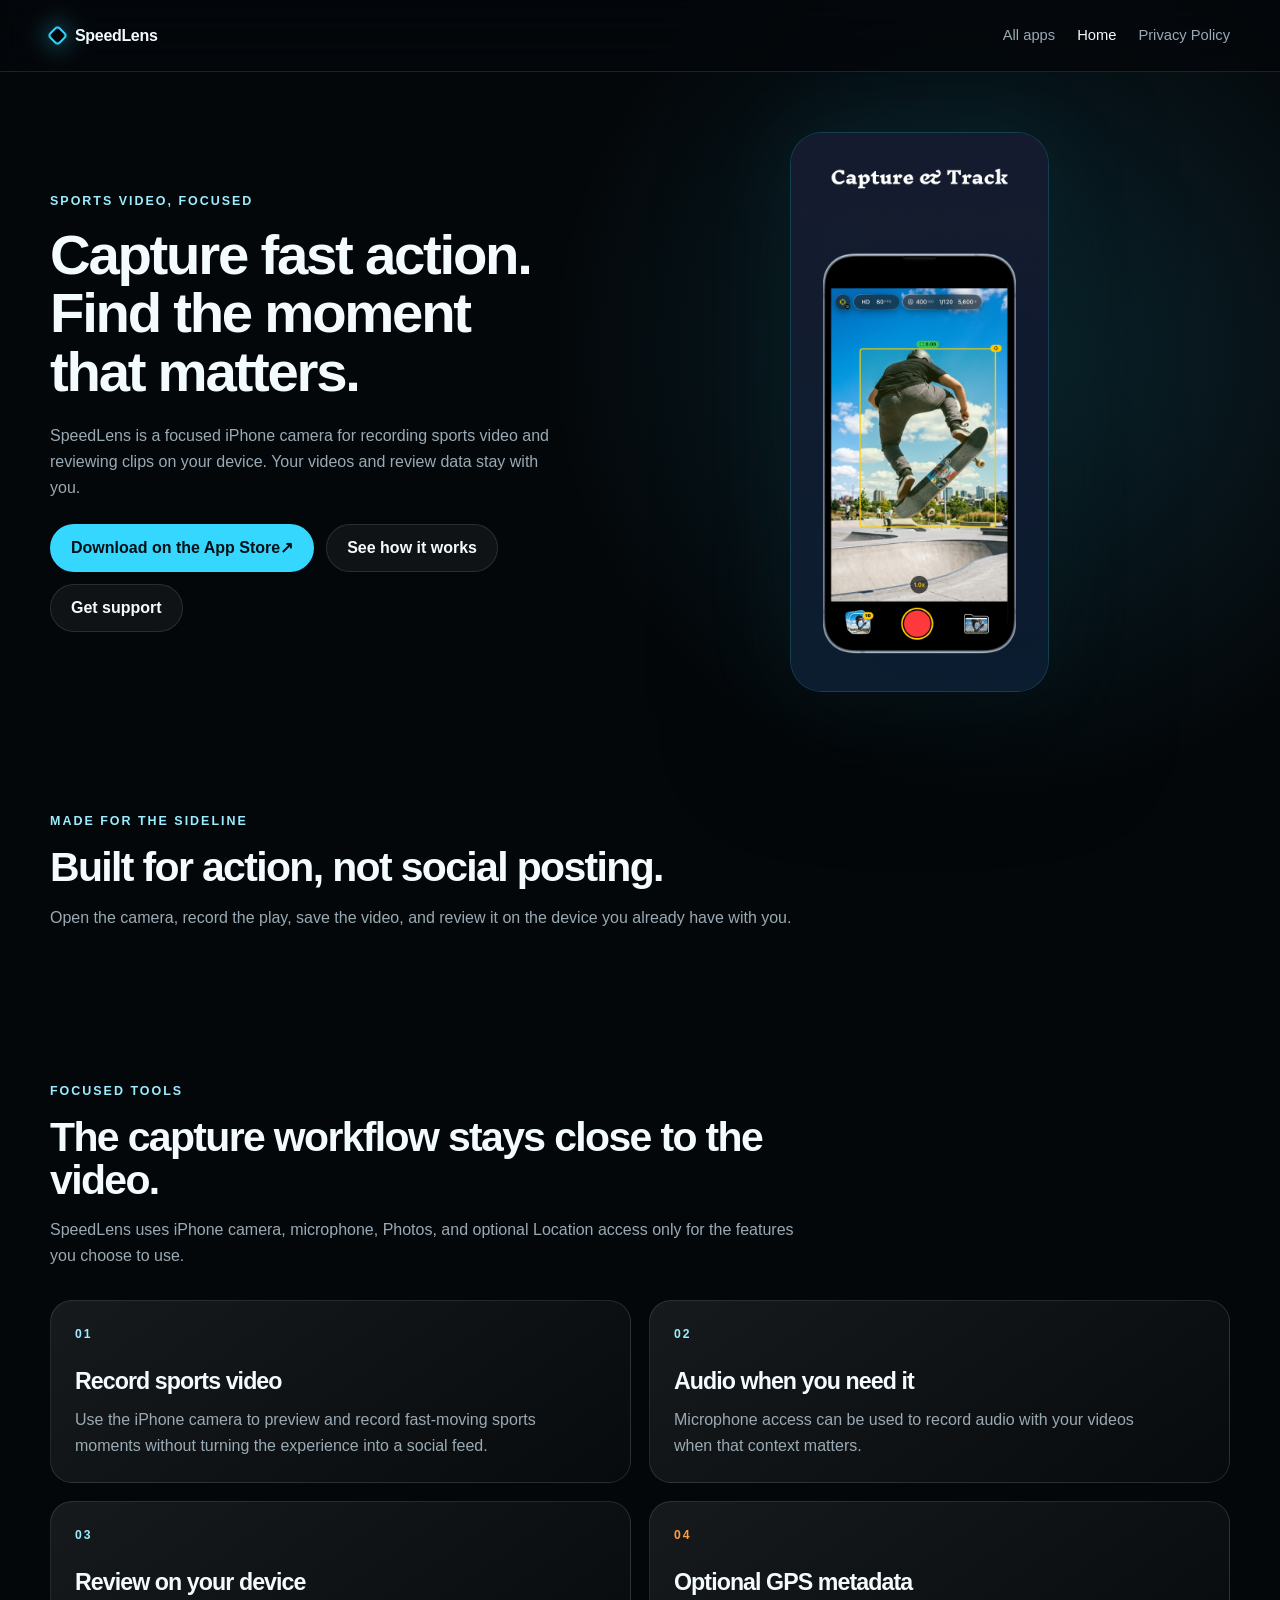
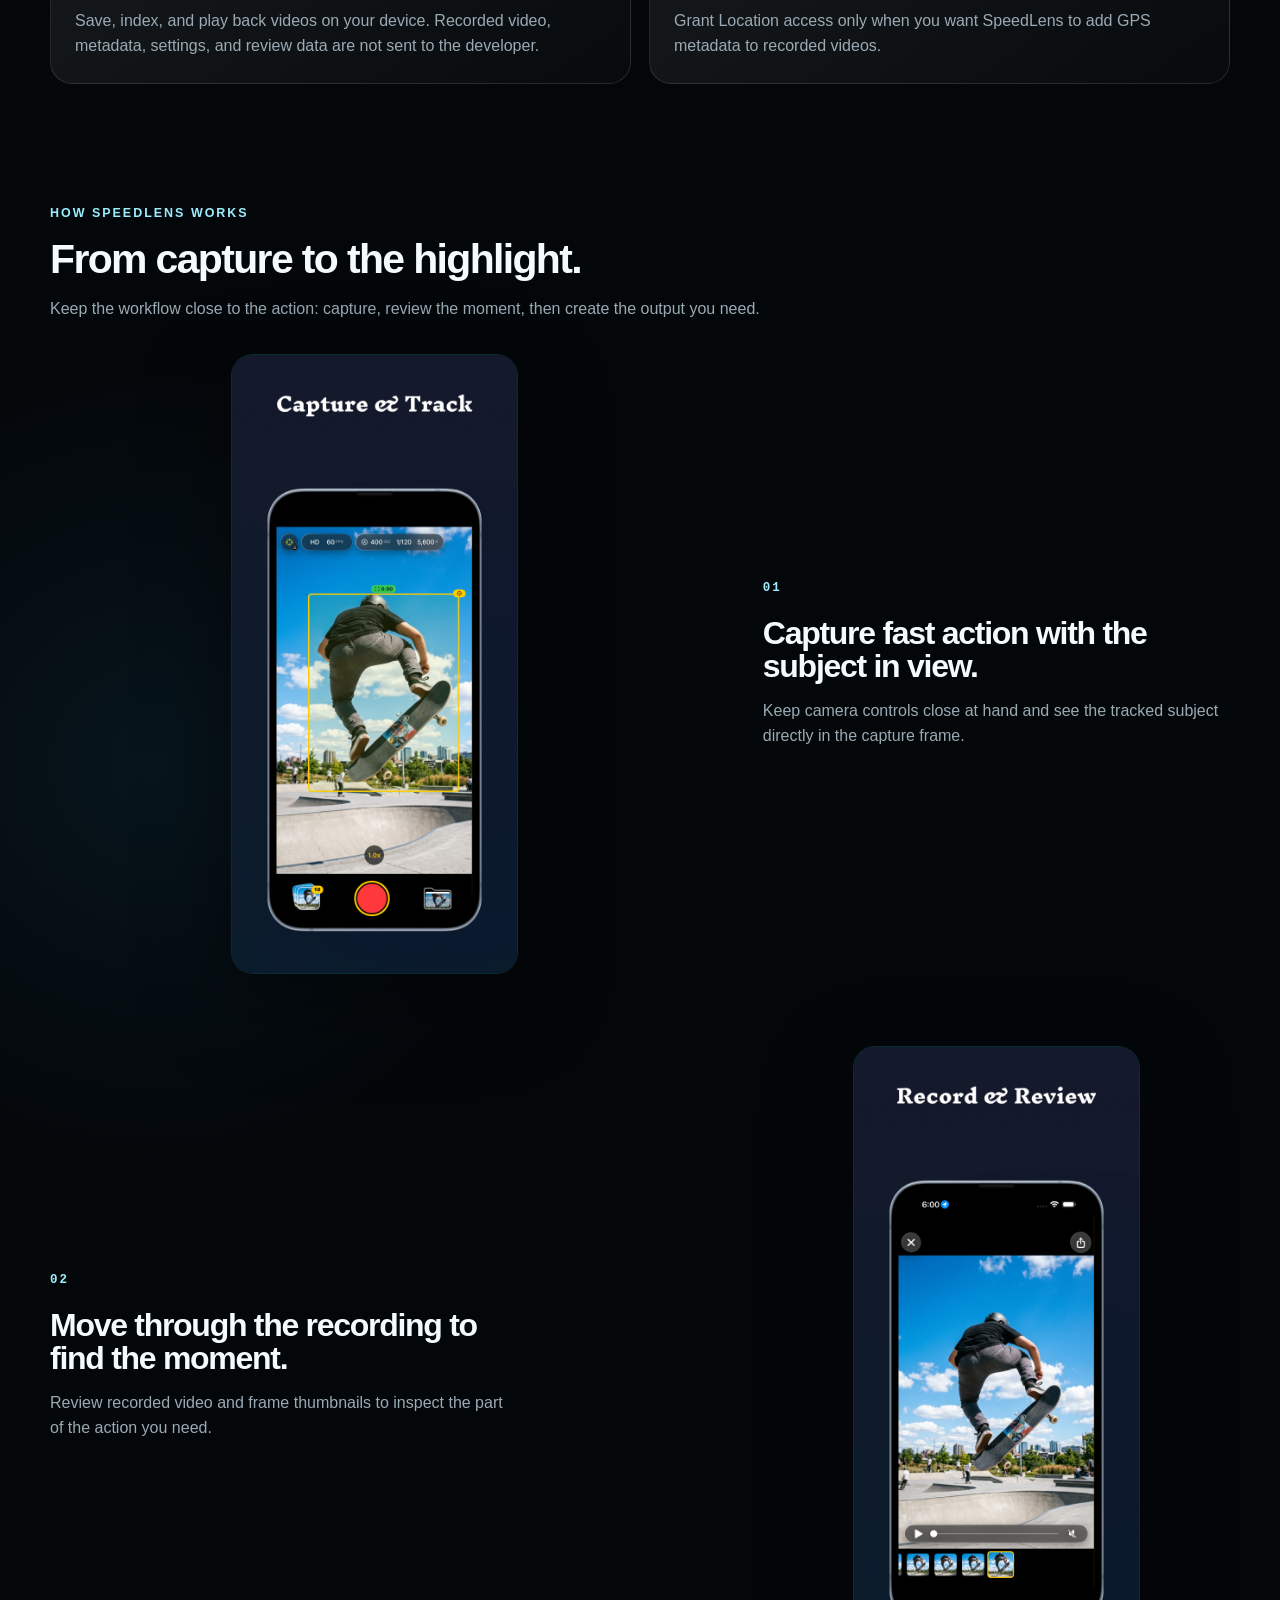
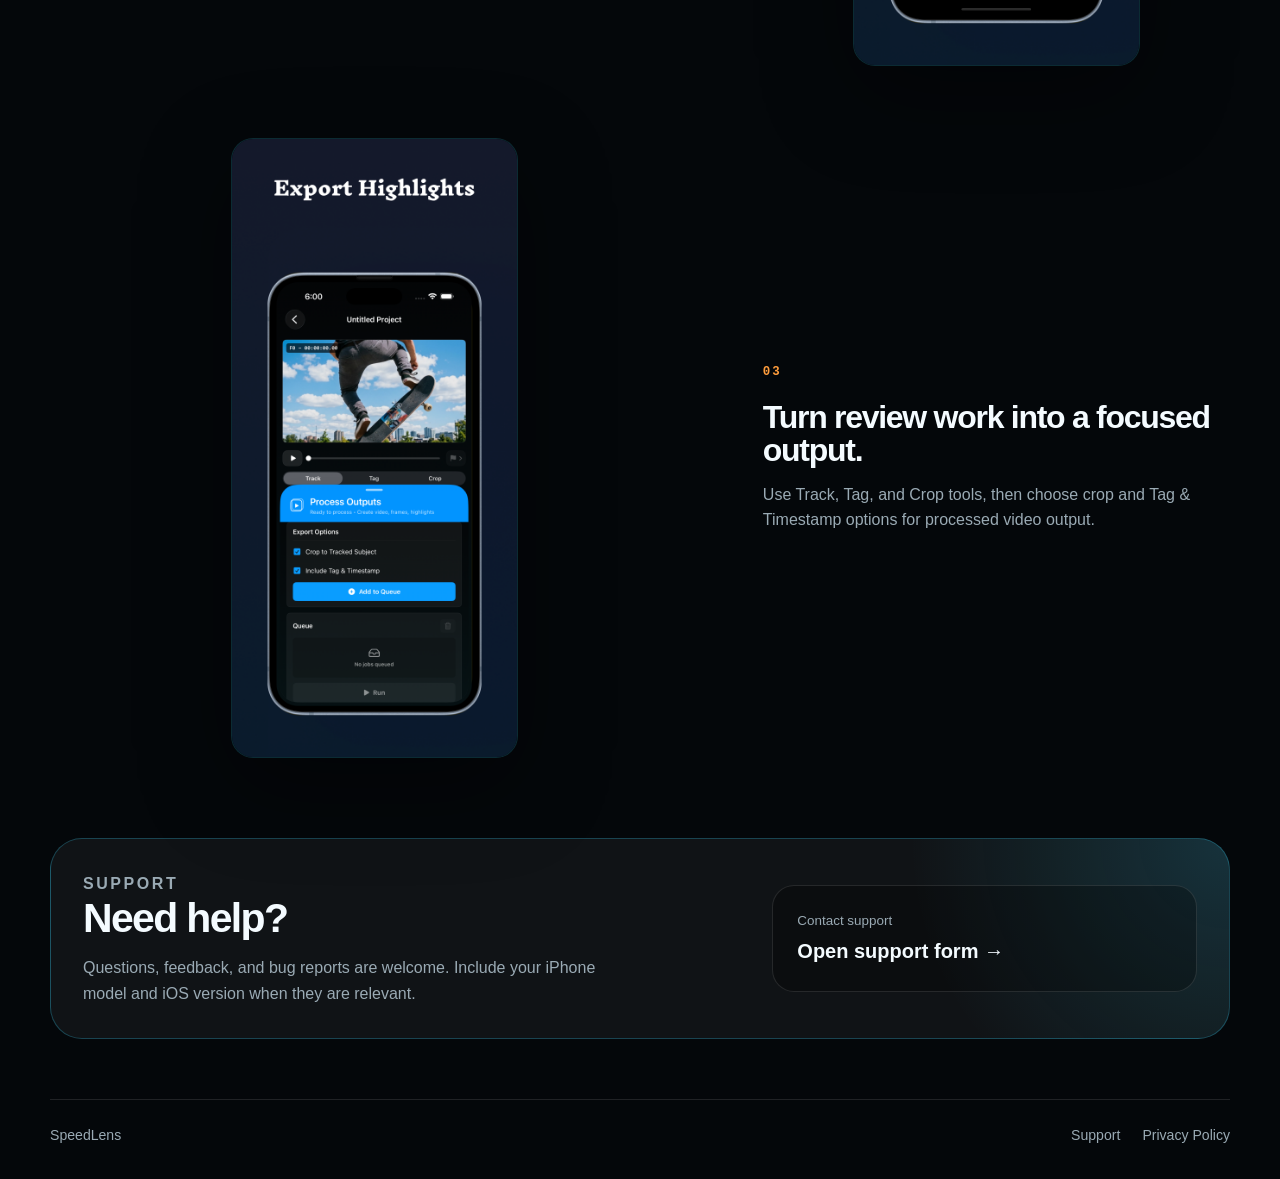
<file: speedlens/index.html>
<!doctype html>
<html lang="en">
<head>
  <meta charset="utf-8">
  <meta name="viewport" content="width=device-width, initial-scale=1">
  <!-- Google tag (gtag.js) -->
  <script async src="https://www.googletagmanager.com/gtag/js?id=G-66SH9RSJPW"></script>
  <script>
    window.dataLayer = window.dataLayer || [];
    function gtag(){dataLayer.push(arguments);}
    gtag('js', new Date());
    gtag('config', 'G-66SH9RSJPW');
  </script>
  <meta name="description" content="SpeedLens is a focused iPhone camera for recording sports video and reviewing clips on your device.">
  <meta property="og:title" content="SpeedLens — Sports Video Camera for iPhone">
  <meta property="og:description" content="A focused iPhone camera for recording sports video and reviewing clips on your device.">
  <meta property="og:type" content="website">
  <meta property="og:url" content="https://weijinw.github.io/speedlens/">
  <meta property="og:image" content="https://weijinw.github.io/speedlens/assets/hero-capture.png">
  <meta property="og:image:alt" content="SpeedLens capture interface showing camera controls and a tracked skateboarder.">
  <meta name="twitter:card" content="summary_large_image">
  <meta name="twitter:title" content="SpeedLens — Sports Video Camera for iPhone">
  <meta name="twitter:description" content="A focused iPhone camera for recording sports video and reviewing clips on your device.">
  <meta name="twitter:image" content="https://weijinw.github.io/speedlens/assets/hero-capture.png">
  <script type="application/ld+json">
  {
    "@context": "https://schema.org",
    "@type": "SoftwareApplication",
    "name": "SpeedLens",
    "url": "https://weijinw.github.io/speedlens/",
    "description": "A focused iPhone camera for recording sports video and reviewing clips on your device.",
    "applicationCategory": "MultimediaApplication",
    "operatingSystem": "iOS",
    "image": "https://weijinw.github.io/speedlens/assets/hero-capture.png",
    "author": {
      "@type": "Person",
      "name": "Weijin Wang"
    },
    "installUrl": "https://apps.apple.com/us/app/speedlens/id6787802030",
    "offers": {
      "@type": "Offer",
      "price": "0",
      "priceCurrency": "USD"
    }
  }
  </script>
  <title>SpeedLens — Sports Video Camera for iPhone</title>
  <link rel="canonical" href="https://weijinw.github.io/speedlens/">
  <link rel="icon" type="image/svg+xml" href="/favicon.svg">
  <link rel="stylesheet" href="./styles.css">
</head>
<body>
  <header class="site-header">
    <a class="brand" href="./" aria-label="SpeedLens home"><span class="brand-mark" aria-hidden="true"></span><span>SpeedLens</span></a>
    <nav class="site-nav" aria-label="Primary navigation">
      <a href="../">All apps</a><a aria-current="page" href="./">Home</a><a href="./privacy-policy/">Privacy Policy</a>
    </nav>
  </header>

  <main>
    <section class="hero shell" aria-labelledby="hero-title">
      <div class="hero-copy">
        <p class="eyebrow">Sports video, focused</p>
        <h1 id="hero-title">Capture fast action. Find the moment that matters.</h1>
        <p class="hero-lede">SpeedLens is a focused iPhone camera for recording sports video and reviewing clips on your device. Your videos and review data stay with you.</p>
        <div class="hero-actions">
          <a class="button button-primary" href="https://apps.apple.com/us/app/speedlens/id6787802030" target="_blank" rel="noopener noreferrer">Download on the App Store <span aria-hidden="true">↗</span><span class="visually-hidden"> (opens in a new tab)</span></a>
          <a class="button button-secondary" href="#features">See how it works</a>
          <a class="button button-secondary" href="../support/?app=speedlens">Get support</a>
        </div>
      </div>
      <figure class="hero-shot"><img src="./assets/hero-capture.png" width="2622" height="1206" loading="eager" decoding="async" fetchpriority="high" alt="SpeedLens capture interface showing camera controls and a tracked skateboarder."></figure>
    </section>

    <section class="section shell" aria-labelledby="value-title"><div class="section-heading"><p class="eyebrow">Made for the sideline</p><h2 id="value-title">Built for action, not social posting.</h2><p>Open the camera, record the play, save the video, and review it on the device you already have with you.</p></div></section>

    <section class="section shell" id="features" aria-labelledby="features-title">
      <div class="section-heading"><p class="eyebrow">Focused tools</p><h2 id="features-title">The capture workflow stays close to the video.</h2><p>SpeedLens uses iPhone camera, microphone, Photos, and optional Location access only for the features you choose to use.</p></div>
      <div class="feature-grid">
        <article class="feature-card"><span class="feature-kicker">01</span><h3>Record sports video</h3><p>Use the iPhone camera to preview and record fast-moving sports moments without turning the experience into a social feed.</p></article>
        <article class="feature-card"><span class="feature-kicker">02</span><h3>Audio when you need it</h3><p>Microphone access can be used to record audio with your videos when that context matters.</p></article>
        <article class="feature-card"><span class="feature-kicker">03</span><h3>Review on your device</h3><p>Save, index, and play back videos on your device. Recorded video, metadata, settings, and review data are not sent to the developer.</p></article>
        <article class="feature-card"><span class="feature-kicker timing-kicker">04</span><h3>Optional GPS metadata</h3><p>Grant Location access only when you want SpeedLens to add GPS metadata to recorded videos.</p></article>
      </div>
    </section>

    <section class="section story-section shell" aria-labelledby="story-title">
      <div class="section-heading"><p class="eyebrow">How SpeedLens works</p><h2 id="story-title">From capture to the highlight.</h2><p>Keep the workflow close to the action: capture, review the moment, then create the output you need.</p></div>
      <div class="story-list">
        <article class="story-step"><figure class="story-poster"><img src="./assets/hero-capture.png" width="2622" height="1206" loading="lazy" decoding="async" alt="SpeedLens capture interface showing camera controls and a tracked skateboarder."></figure><div class="story-copy"><span class="story-number">01</span><h3>Capture fast action with the subject in view.</h3><p>Keep camera controls close at hand and see the tracked subject directly in the capture frame.</p></div></article>
        <article class="story-step story-step-reverse"><figure class="story-poster"><img src="./assets/review-frame.png" width="2622" height="1206" loading="lazy" decoding="async" alt="SpeedLens recorded-video review interface with playback controls and frame thumbnails."></figure><div class="story-copy"><span class="story-number">02</span><h3>Move through the recording to find the moment.</h3><p>Review recorded video and frame thumbnails to inspect the part of the action you need.</p></div></article>
        <article class="story-step story-step-timing"><figure class="story-poster"><img src="./assets/timestamp-output.png" width="2622" height="1206" loading="lazy" decoding="async" alt="SpeedLens review and process-output interface showing Track, Tag, and Crop modes plus crop and Tag and Timestamp output options."></figure><div class="story-copy"><span class="story-number">03</span><h3>Turn review work into a focused output.</h3><p>Use Track, Tag, and Crop tools, then choose crop and Tag &amp; Timestamp options for processed video output.</p></div></article>
      </div>
    </section>

    <section class="support-section shell" id="support" aria-labelledby="support-title"><div><p class="eyebrow">Support</p><h2 id="support-title">Need help?</h2><p>Questions, feedback, and bug reports are welcome. Include your iPhone model and iOS version when they are relevant.</p></div><a class="support-email" href="../support/?app=speedlens"><span>Contact support</span><strong>Open support form →</strong></a></section>
  </main>

  <footer class="site-footer shell"><p>SpeedLens</p><div class="footer-links"><a href="../support/?app=speedlens">Support</a><a href="./privacy-policy/">Privacy Policy</a></div></footer>
</body>
</html>
</file>
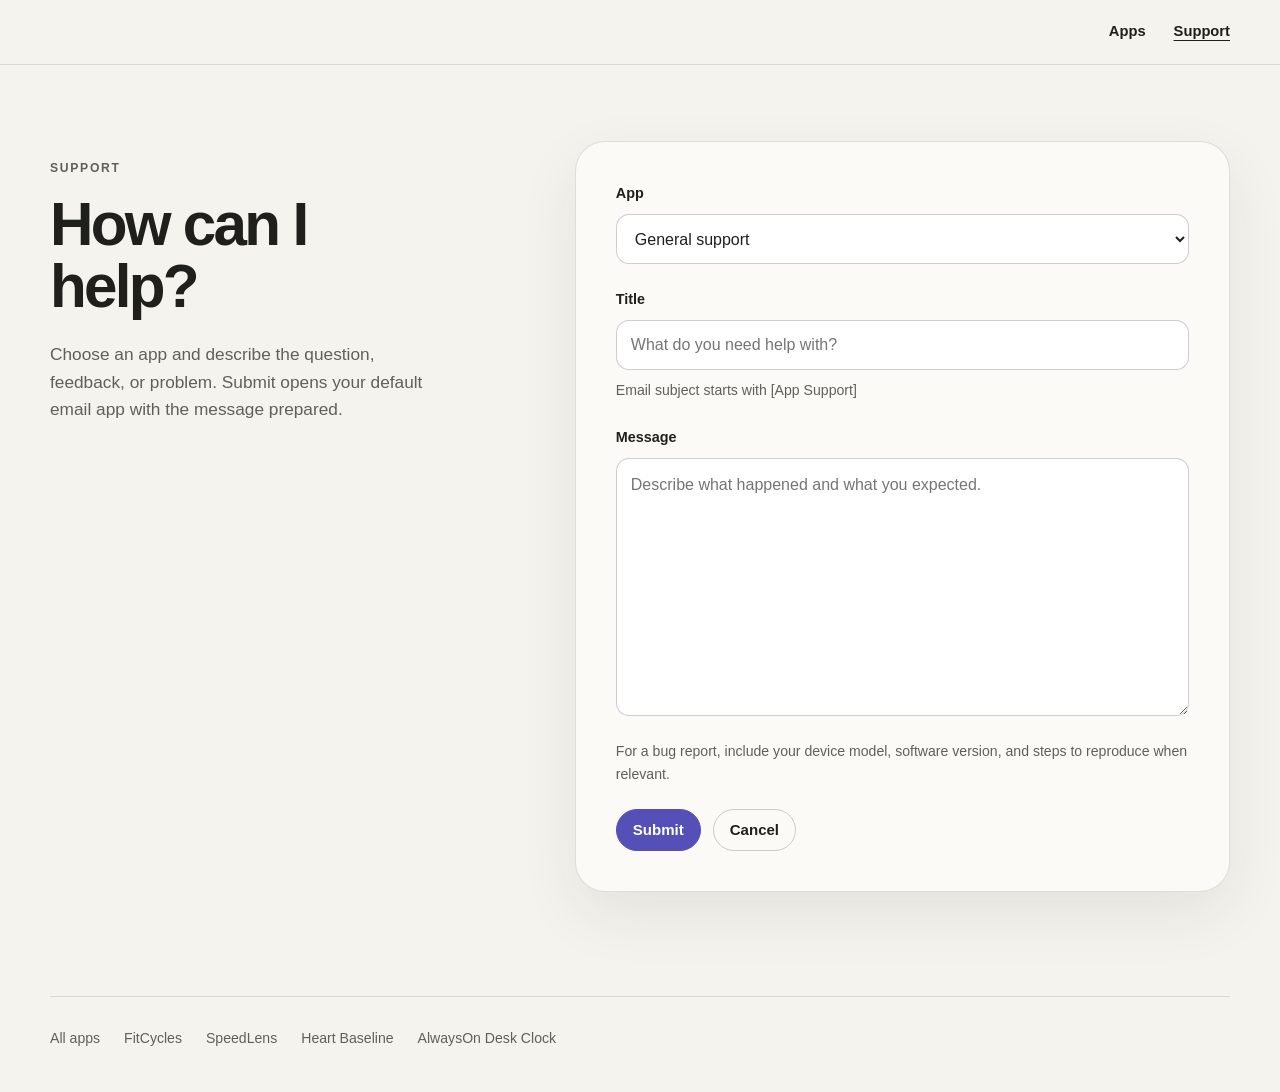
<file: support/index.html>
<!doctype html>
<html lang="en">
<head>
  <meta charset="utf-8">
  <meta name="viewport" content="width=device-width, initial-scale=1">
  <!-- Google tag (gtag.js) -->
  <script async src="https://www.googletagmanager.com/gtag/js?id=G-66SH9RSJPW"></script>
  <script>
    window.dataLayer = window.dataLayer || [];
    function gtag(){dataLayer.push(arguments);}
    gtag('js', new Date());
    gtag('config', 'G-66SH9RSJPW');
  </script>
  <meta name="description" content="Contact support for FitCycles, SpeedLens, Heart Baseline, AlwaysOn Desk Clock, or the app collection website.">
  <meta name="robots" content="noindex, follow">
  <meta name="theme-color" content="#f5f3ee">
  <title>Support — Small apps. Thoughtfully made.</title>
  <link rel="icon" type="image/svg+xml" href="/favicon.svg">
  <link rel="stylesheet" href="./styles.css">
  <script src="./support.js" defer></script>
</head>
<body>
  <header class="site-header">
    <nav class="header-nav shell" aria-label="Primary navigation">
      <a href="../#apps">Apps</a>
      <a aria-current="page" href="./">Support</a>
    </nav>
  </header>

  <main class="support-page shell">
    <section class="support-layout" aria-labelledby="support-title">
      <div class="support-intro">
        <p class="eyebrow">Support</p>
        <h1 id="support-title">How can I help?</h1>
        <p>Choose an app and describe the question, feedback, or problem. Submit opens your default email app with the message prepared.</p>
      </div>

      <div class="support-panel">
        <form id="support-form">
          <div class="form-field">
            <label for="support-app">App</label>
            <select id="support-app" name="app">
              <option value="general">General support</option>
              <option value="fitcycles">FitCycles</option>
              <option value="speedlens">SpeedLens</option>
              <option value="heart-baseline">Heart Baseline</option>
              <option value="alwayson">AlwaysOn Desk Clock</option>
            </select>
          </div>

          <div class="form-field">
            <label for="support-title-input">Title</label>
            <input id="support-title-input" name="title" type="text" maxlength="120" autocomplete="off" placeholder="What do you need help with?" required>
            <p class="field-hint" id="subject-prefix">Email subject starts with [App Support]</p>
          </div>

          <div class="form-field">
            <label for="support-message">Message</label>
            <textarea id="support-message" name="message" rows="9" maxlength="4000" placeholder="Describe what happened and what you expected." required></textarea>
          </div>

          <p class="form-note">For a bug report, include your device model, software version, and steps to reproduce when relevant.</p>

          <div class="form-actions">
            <button class="button button-primary" type="submit">Submit</button>
            <button class="button button-secondary" id="cancel-support" type="button">Cancel</button>
          </div>
        </form>
        <noscript><p class="noscript-note">JavaScript is required to prepare and open the support email.</p></noscript>
      </div>
    </section>
  </main>

  <footer class="site-footer shell">
    <nav class="footer-links" aria-label="App links">
      <a href="../">All apps</a>
      <a href="../fitcycles/">FitCycles</a>
      <a href="../speedlens/">SpeedLens</a>
      <a href="../heart-baseline/">Heart Baseline</a>
      <a href="../alwayson/">AlwaysOn Desk Clock</a>
    </nav>
  </footer>
</body>
</html>
</file>
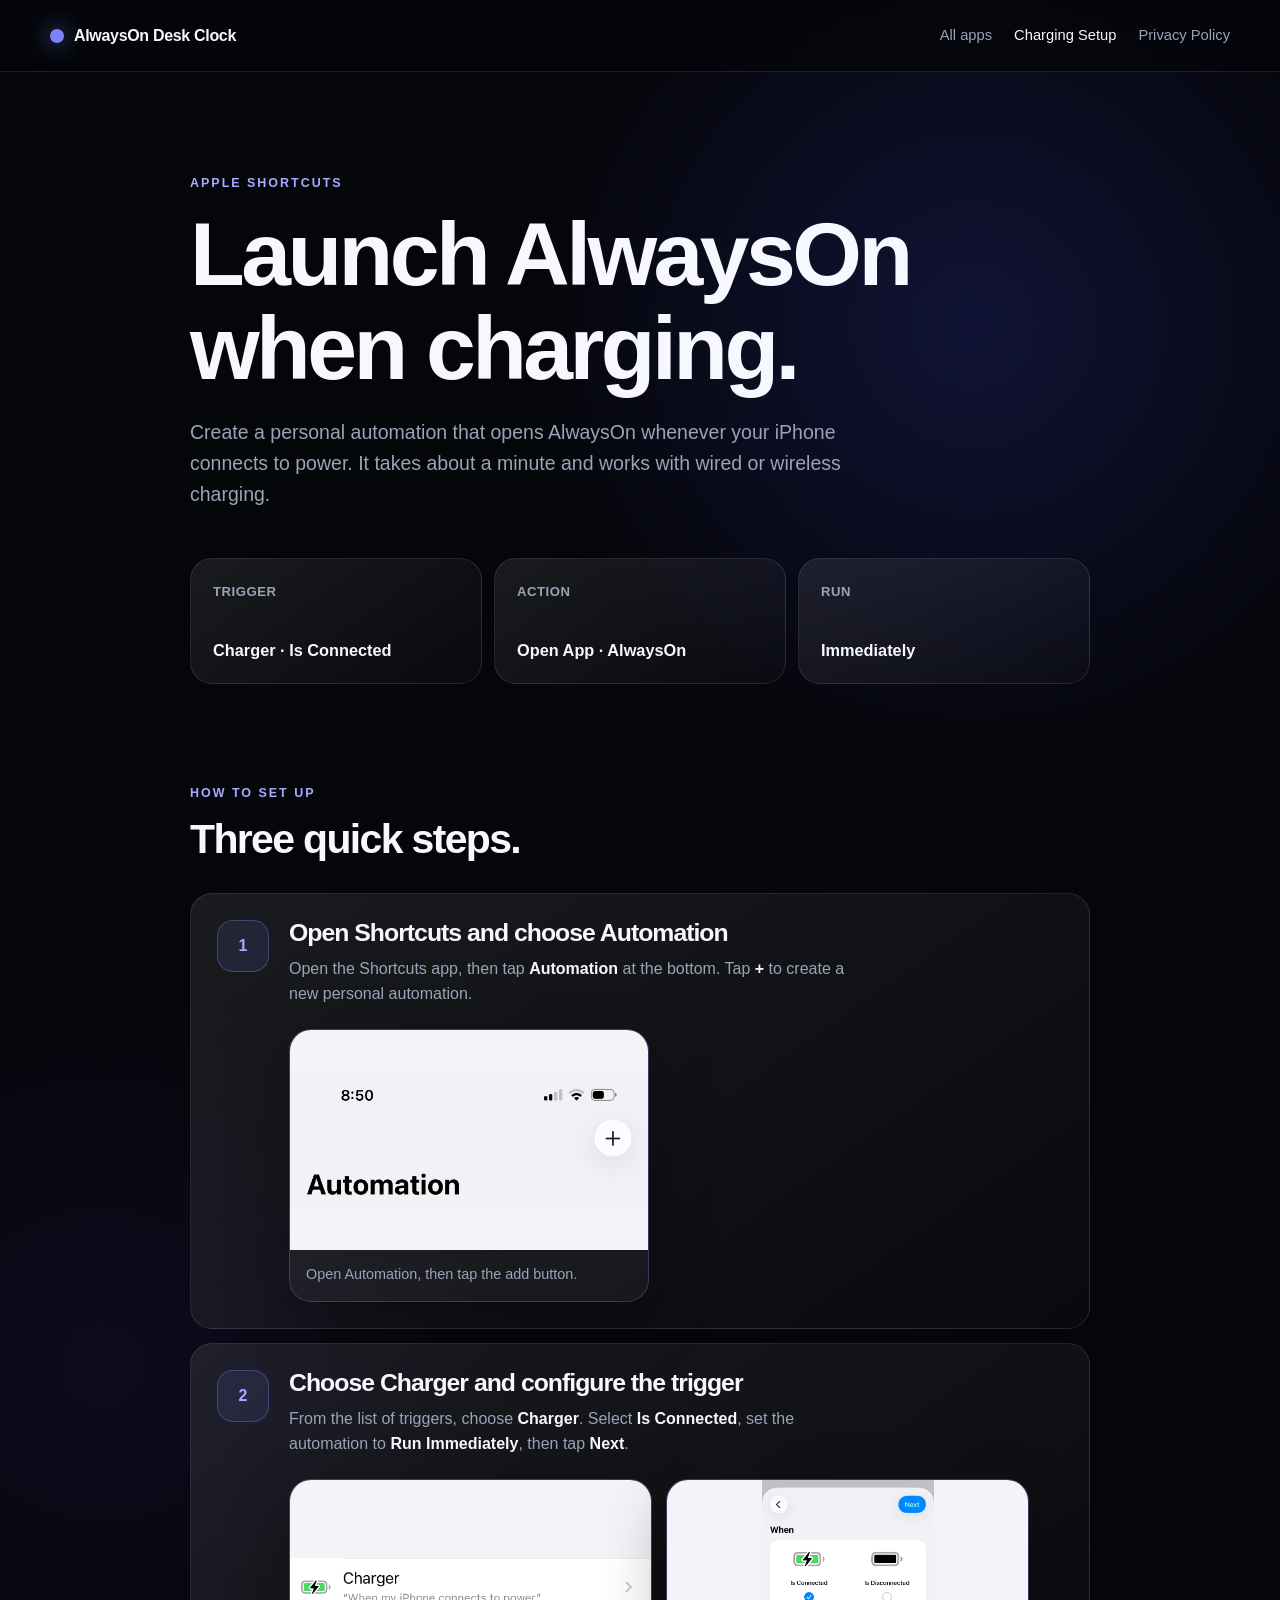
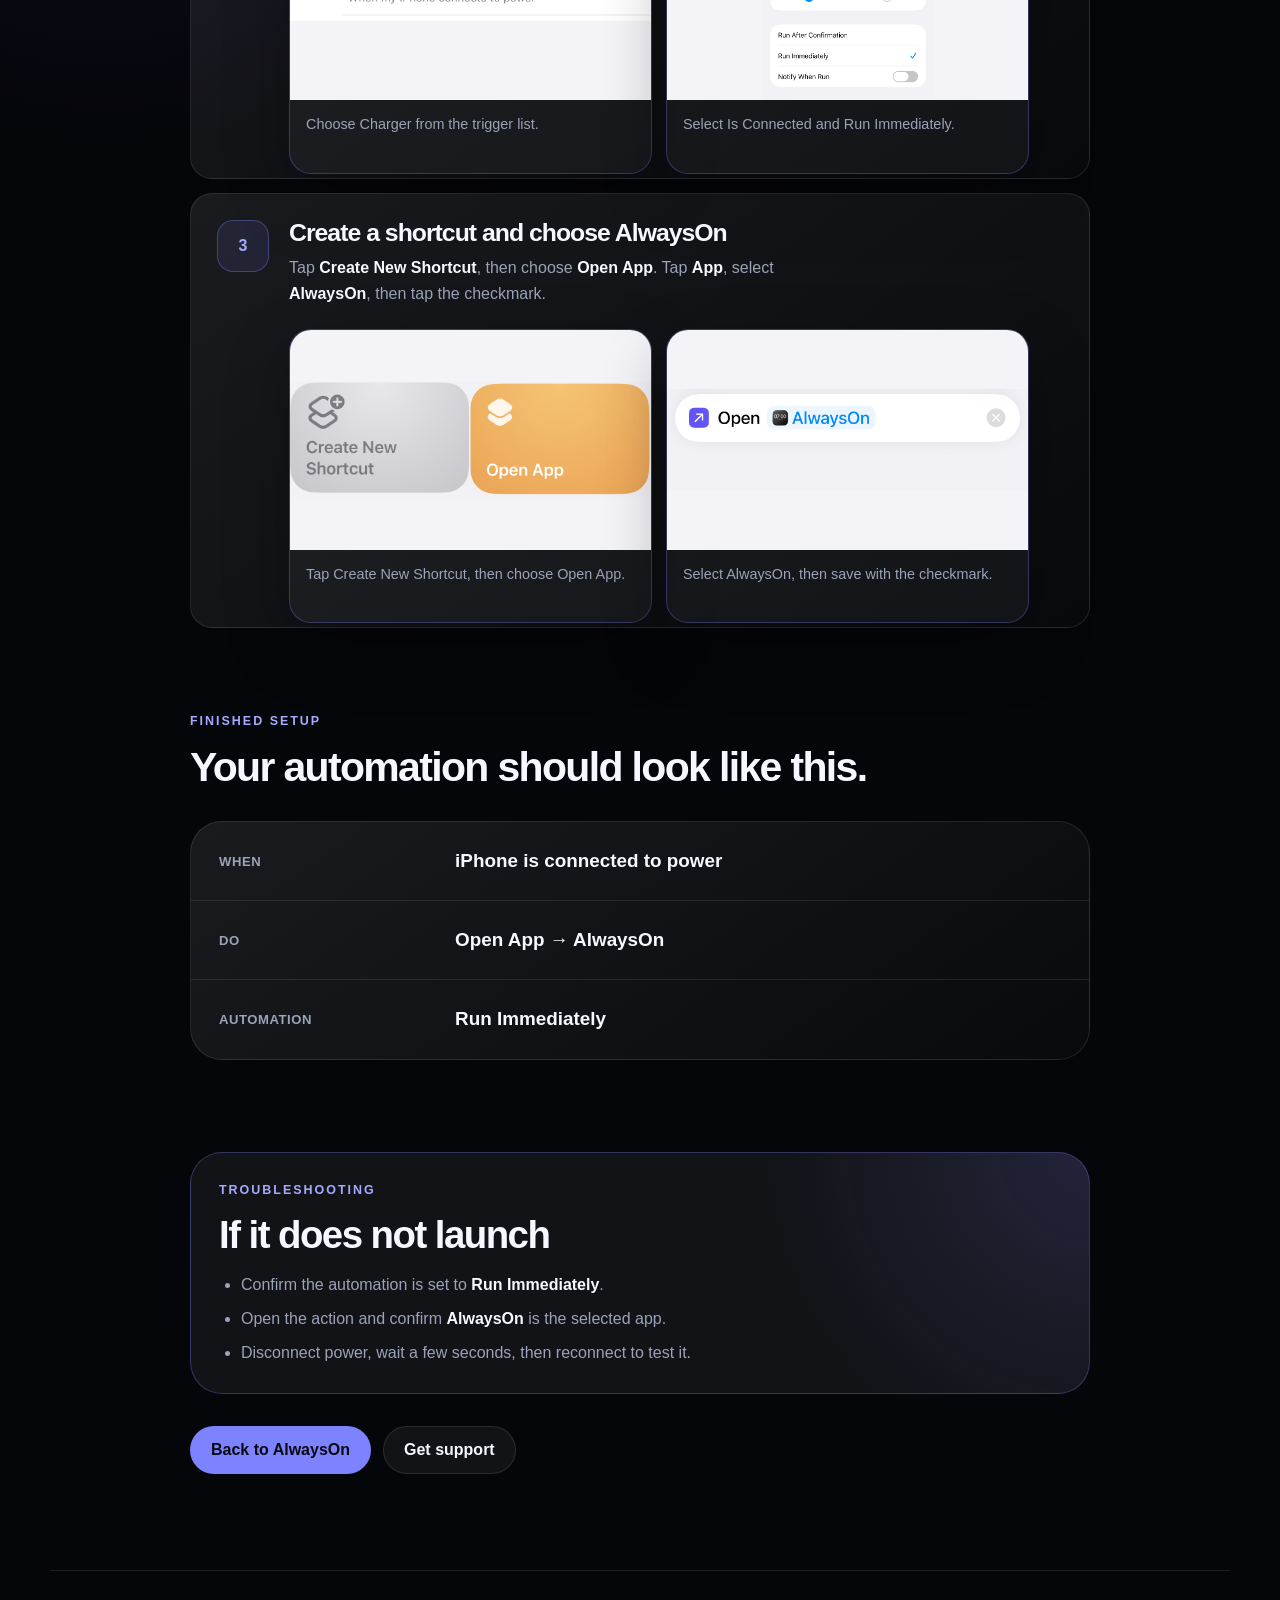
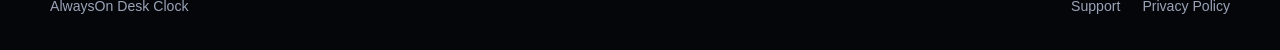
<file: alwayson/launch-when-charging/index.html>
<!doctype html>
<html lang="en">
<head>
  <meta charset="utf-8">
  <meta name="viewport" content="width=device-width, initial-scale=1">
  <!-- Google tag (gtag.js) -->
  <script async src="https://www.googletagmanager.com/gtag/js?id=G-66SH9RSJPW"></script>
  <script>
    window.dataLayer = window.dataLayer || [];
    function gtag(){dataLayer.push(arguments);}
    gtag('js', new Date());
    gtag('config', 'G-66SH9RSJPW');
  </script>
  <meta name="description" content="Set up Apple Shortcuts to automatically launch AlwaysOn when your iPhone is connected to power.">
  <meta property="og:title" content="Launch AlwaysOn when charging">
  <meta property="og:description" content="A quick guide to opening AlwaysOn automatically when your iPhone connects to power using Apple Shortcuts.">
  <meta property="og:type" content="article">
  <meta property="og:url" content="https://weijinw.github.io/alwayson/launch-when-charging/">
  <meta name="twitter:card" content="summary">
  <meta name="twitter:title" content="Launch AlwaysOn when charging">
  <meta name="twitter:description" content="Set up a Charger personal automation in Apple Shortcuts to open AlwaysOn automatically.">
  <title>Launch AlwaysOn when charging — AlwaysOn Desk Clock</title>
  <link rel="canonical" href="https://weijinw.github.io/alwayson/launch-when-charging/">
  <link rel="icon" type="image/svg+xml" href="/favicon.svg">
  <link rel="stylesheet" href="../styles.css">
</head>
<body>
  <header class="site-header">
    <a class="brand" href="../" aria-label="AlwaysOn Desk Clock home">
      <span class="brand-mark" aria-hidden="true"></span>
      <span>AlwaysOn Desk Clock</span>
    </a>
    <nav class="site-nav" aria-label="Primary navigation">
      <a href="../../">All apps</a>
      <a aria-current="page" href="./">Charging Setup</a>
      <a href="../privacy-policy/">Privacy Policy</a>
    </nav>
  </header>

  <main class="guide-shell">
    <header class="guide-hero">
      <p class="eyebrow">Apple Shortcuts</p>
      <h1>Launch AlwaysOn when charging.</h1>
      <p class="guide-lede">
        Create a personal automation that opens AlwaysOn whenever your iPhone connects to power. It takes about a minute and works with wired or wireless charging.
      </p>
    </header>

    <section class="guide-summary" aria-label="Automation summary">
      <div class="guide-summary-item">
        <span>Trigger</span>
        <strong>Charger · Is Connected</strong>
      </div>
      <div class="guide-summary-item">
        <span>Action</span>
        <strong>Open App · AlwaysOn</strong>
      </div>
      <div class="guide-summary-item">
        <span>Run</span>
        <strong>Immediately</strong>
      </div>
    </section>

    <section class="guide-section" aria-labelledby="setup-title">
      <div class="section-heading">
        <p class="eyebrow">How to set up</p>
        <h2 id="setup-title">Three quick steps.</h2>
      </div>

      <ol class="guide-steps">
        <li class="guide-step">
          <span class="guide-step-number" aria-hidden="true">1</span>
          <div class="guide-step-content">
            <h3>Open Shortcuts and choose Automation</h3>
            <p>Open the Shortcuts app, then tap <strong>Automation</strong> at the bottom. Tap <strong>+</strong> to create a new personal automation.</p>
            <figure class="guide-shot">
              <img src="../assets/charging-setup/start-automation.png" width="1290" height="500" loading="lazy" decoding="async" alt="Shortcuts Automation tab showing the add button.">
              <figcaption>Open Automation, then tap the add button.</figcaption>
            </figure>
          </div>
        </li>
        <li class="guide-step">
          <span class="guide-step-number" aria-hidden="true">2</span>
          <div class="guide-step-content">
            <h3>Choose Charger and configure the trigger</h3>
            <p>From the list of triggers, choose <strong>Charger</strong>. Select <strong>Is Connected</strong>, set the automation to <strong>Run Immediately</strong>, then tap <strong>Next</strong>.</p>
            <div class="guide-shot-strip" aria-label="Choose Charger, then configure the trigger">
              <figure class="guide-shot">
                <img src="../assets/charging-setup/choose-charger.png" width="1170" height="205" loading="lazy" decoding="async" alt="Shortcuts trigger list showing the Charger option.">
                <figcaption>Choose Charger from the trigger list.</figcaption>
              </figure>
              <figure class="guide-shot">
                <img src="../assets/charging-setup/charger-options.png" width="1290" height="1650" loading="lazy" decoding="async" alt="Charger automation options with Is Connected and Run Immediately selected.">
                <figcaption>Select Is Connected and Run Immediately.</figcaption>
              </figure>
            </div>
          </div>
        </li>
        <li class="guide-step">
          <span class="guide-step-number" aria-hidden="true">3</span>
          <div class="guide-step-content">
            <h3>Create a shortcut and choose AlwaysOn</h3>
            <p>Tap <strong>Create New Shortcut</strong>, then choose <strong>Open App</strong>. Tap <strong>App</strong>, select <strong>AlwaysOn</strong>, then tap the checkmark.</p>
            <div class="guide-shot-strip" aria-label="Create a shortcut, choose Open App, then select AlwaysOn">
              <figure class="guide-shot">
                <img src="../assets/charging-setup/create-shortcut-open-app.png" width="1100" height="350" loading="lazy" decoding="async" alt="Create New Shortcut and Open App options in Shortcuts.">
                <figcaption>Tap Create New Shortcut, then choose Open App.</figcaption>
              </figure>
              <figure class="guide-shot">
                <img src="../assets/charging-setup/select-alwayson.png" width="1250" height="350" loading="lazy" decoding="async" alt="Open App action with AlwaysOn selected.">
                <figcaption>Select AlwaysOn, then save with the checkmark.</figcaption>
              </figure>
            </div>
          </div>
        </li>
      </ol>
    </section>

    <section class="guide-section" aria-labelledby="finished-title">
      <div class="section-heading">
        <p class="eyebrow">Finished setup</p>
        <h2 id="finished-title">Your automation should look like this.</h2>
      </div>

      <div class="automation-preview" aria-label="Finished automation example">
        <div class="automation-preview-row">
          <span>When</span>
          <strong>iPhone is connected to power</strong>
        </div>
        <div class="automation-preview-row">
          <span>Do</span>
          <strong>Open App → AlwaysOn</strong>
        </div>
        <div class="automation-preview-row">
          <span>Automation</span>
          <strong>Run Immediately</strong>
        </div>
      </div>
    </section>

    <section class="guide-callout" aria-labelledby="troubleshooting-title">
      <div>
        <p class="eyebrow">Troubleshooting</p>
        <h2 id="troubleshooting-title">If it does not launch</h2>
        <ul>
          <li>Confirm the automation is set to <strong>Run Immediately</strong>.</li>
          <li>Open the action and confirm <strong>AlwaysOn</strong> is the selected app.</li>
          <li>Disconnect power, wait a few seconds, then reconnect to test it.</li>
        </ul>
      </div>
    </section>

    <div class="guide-actions">
      <a class="button button-primary" href="../">Back to AlwaysOn</a>
      <a class="button button-secondary" href="../../support/?app=alwayson">Get support</a>
    </div>
  </main>

  <footer class="site-footer shell">
    <p>AlwaysOn Desk Clock</p>
    <div class="footer-links">
      <a href="../../support/?app=alwayson">Support</a>
      <a href="../privacy-policy/">Privacy Policy</a>
    </div>
  </footer>
</body>
</html>
</file>
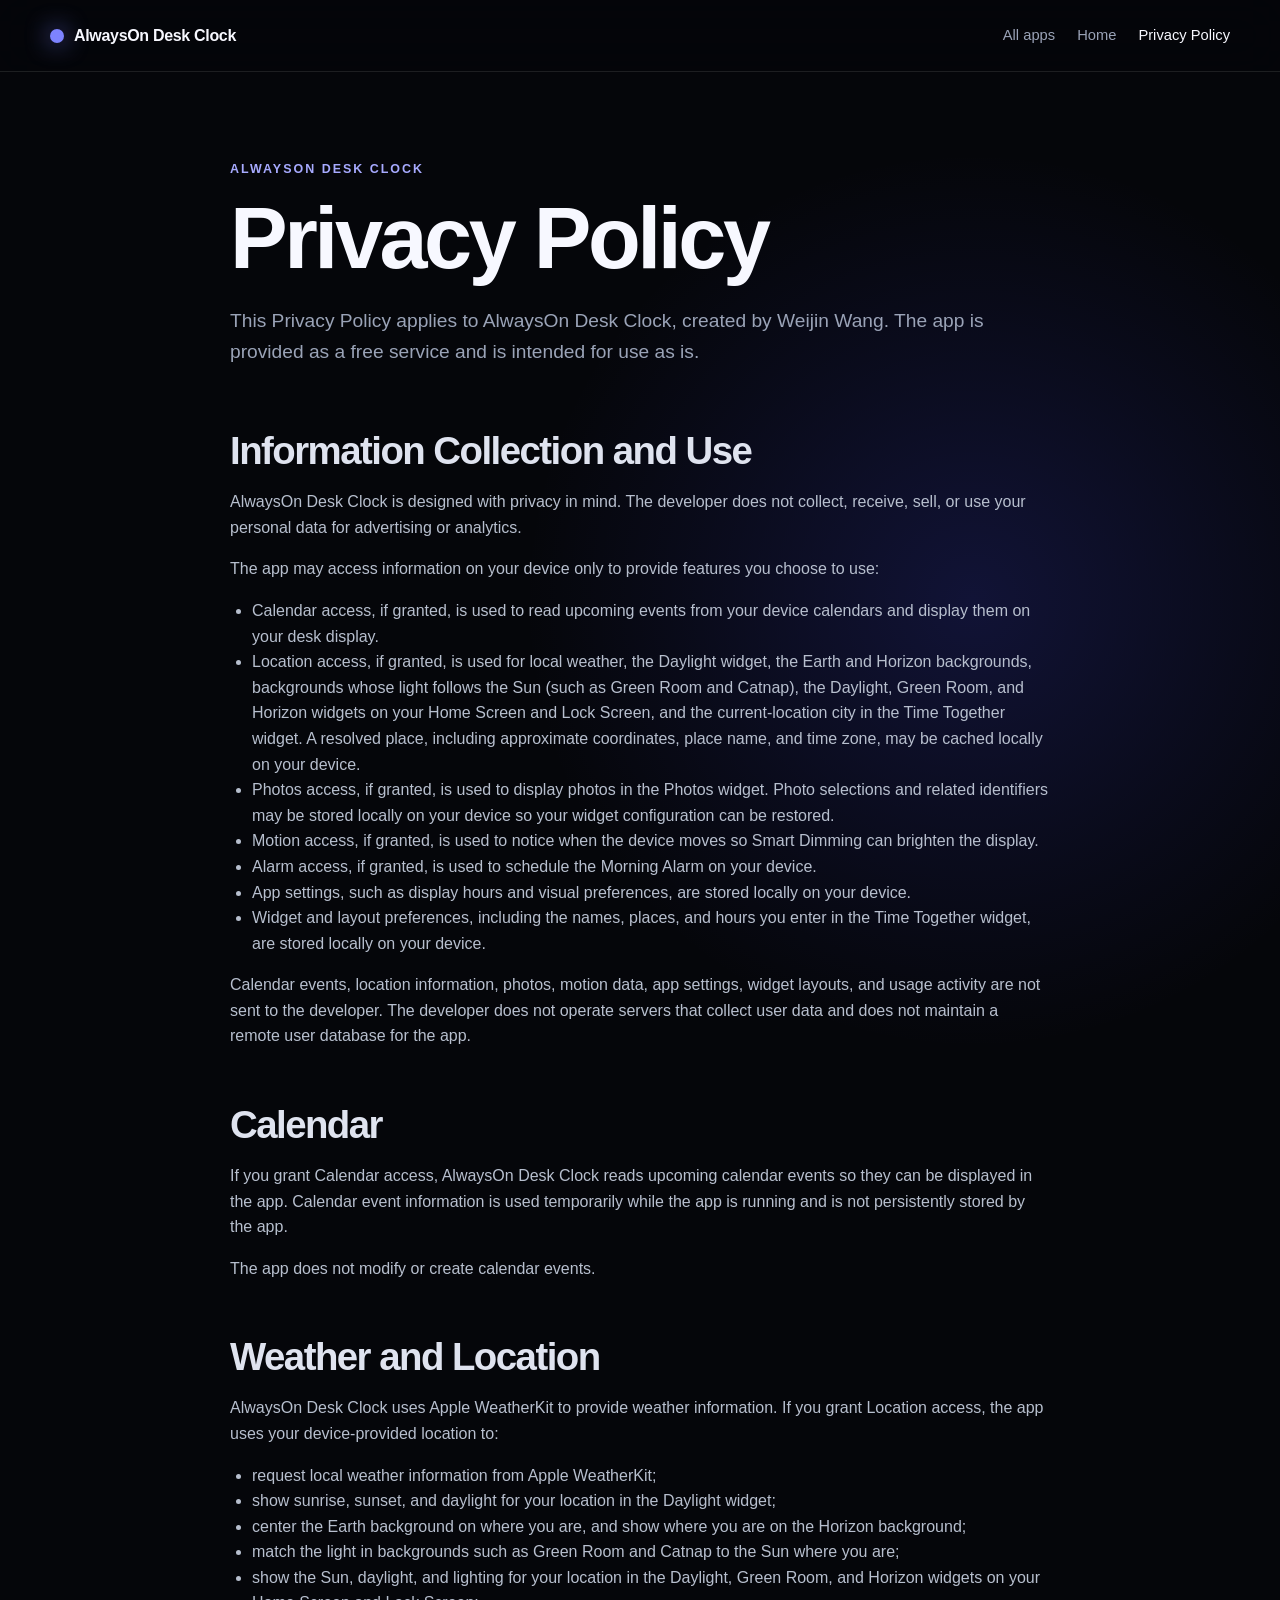
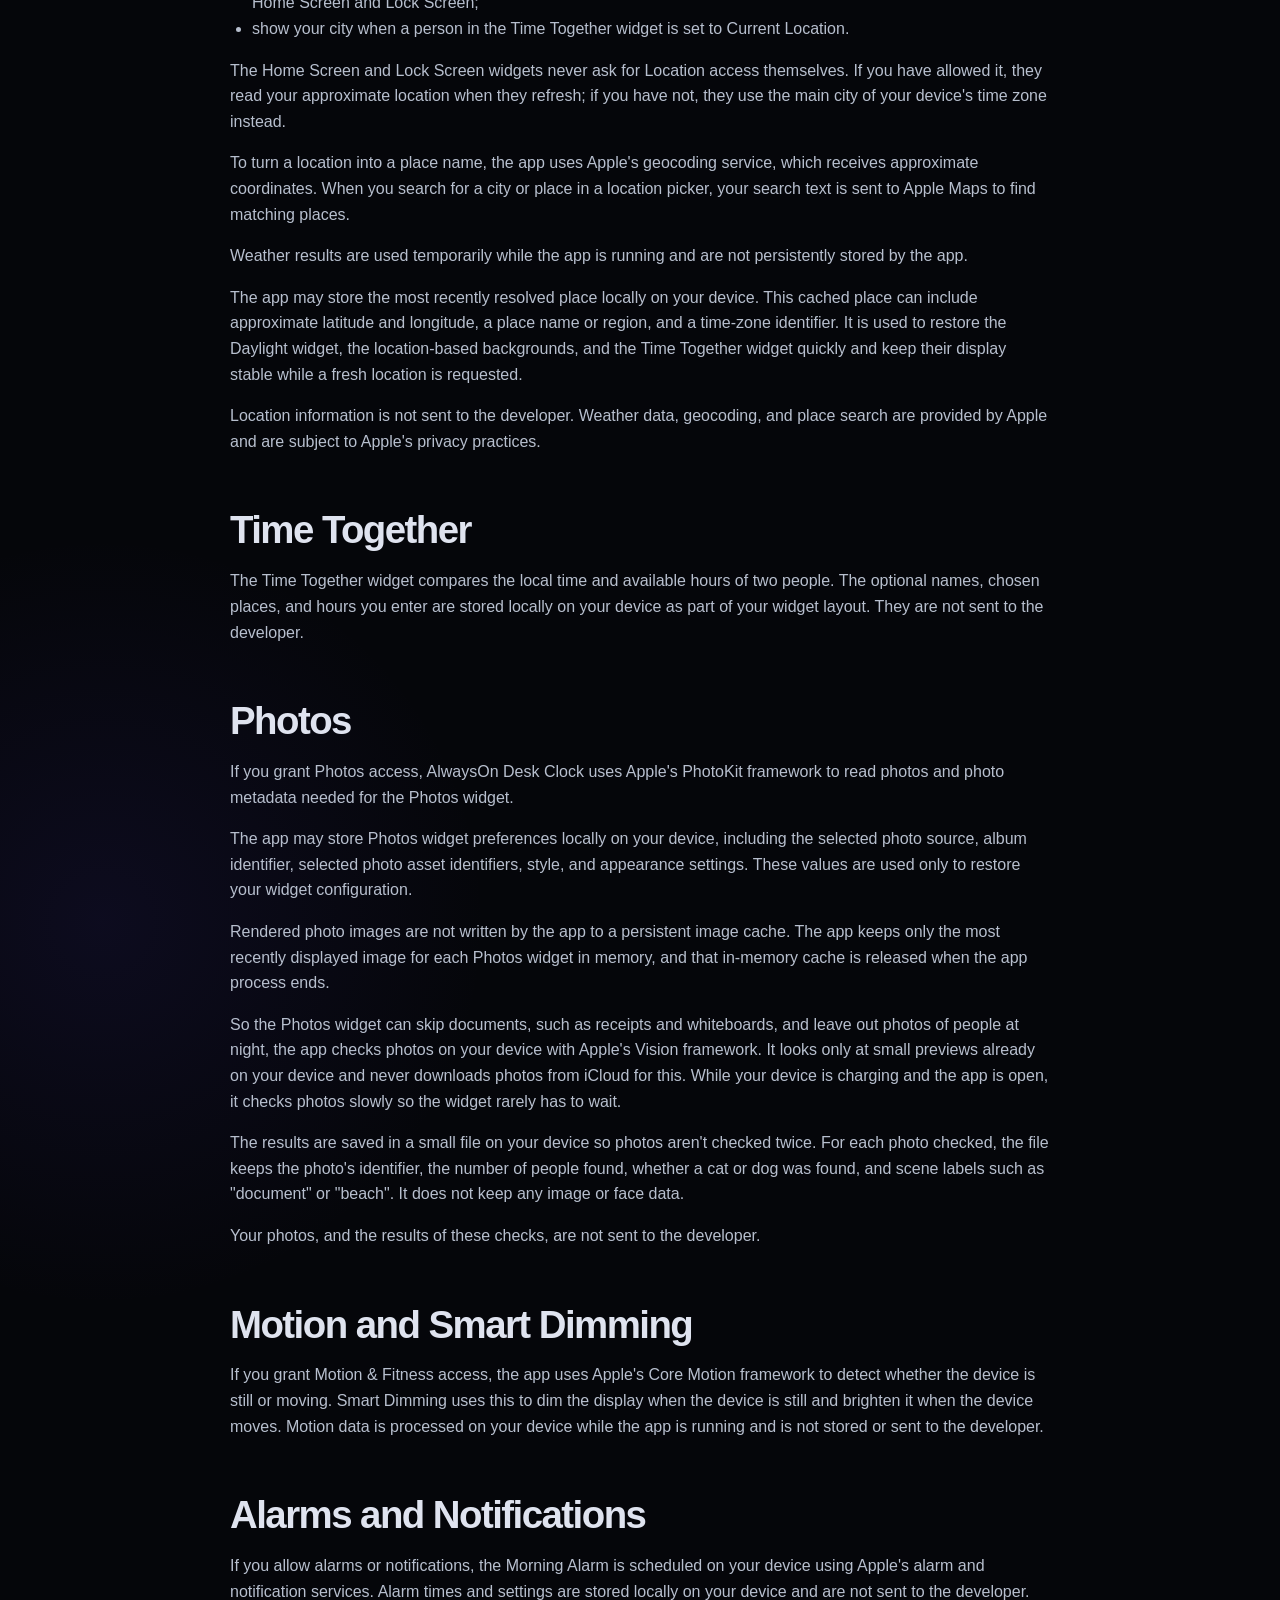
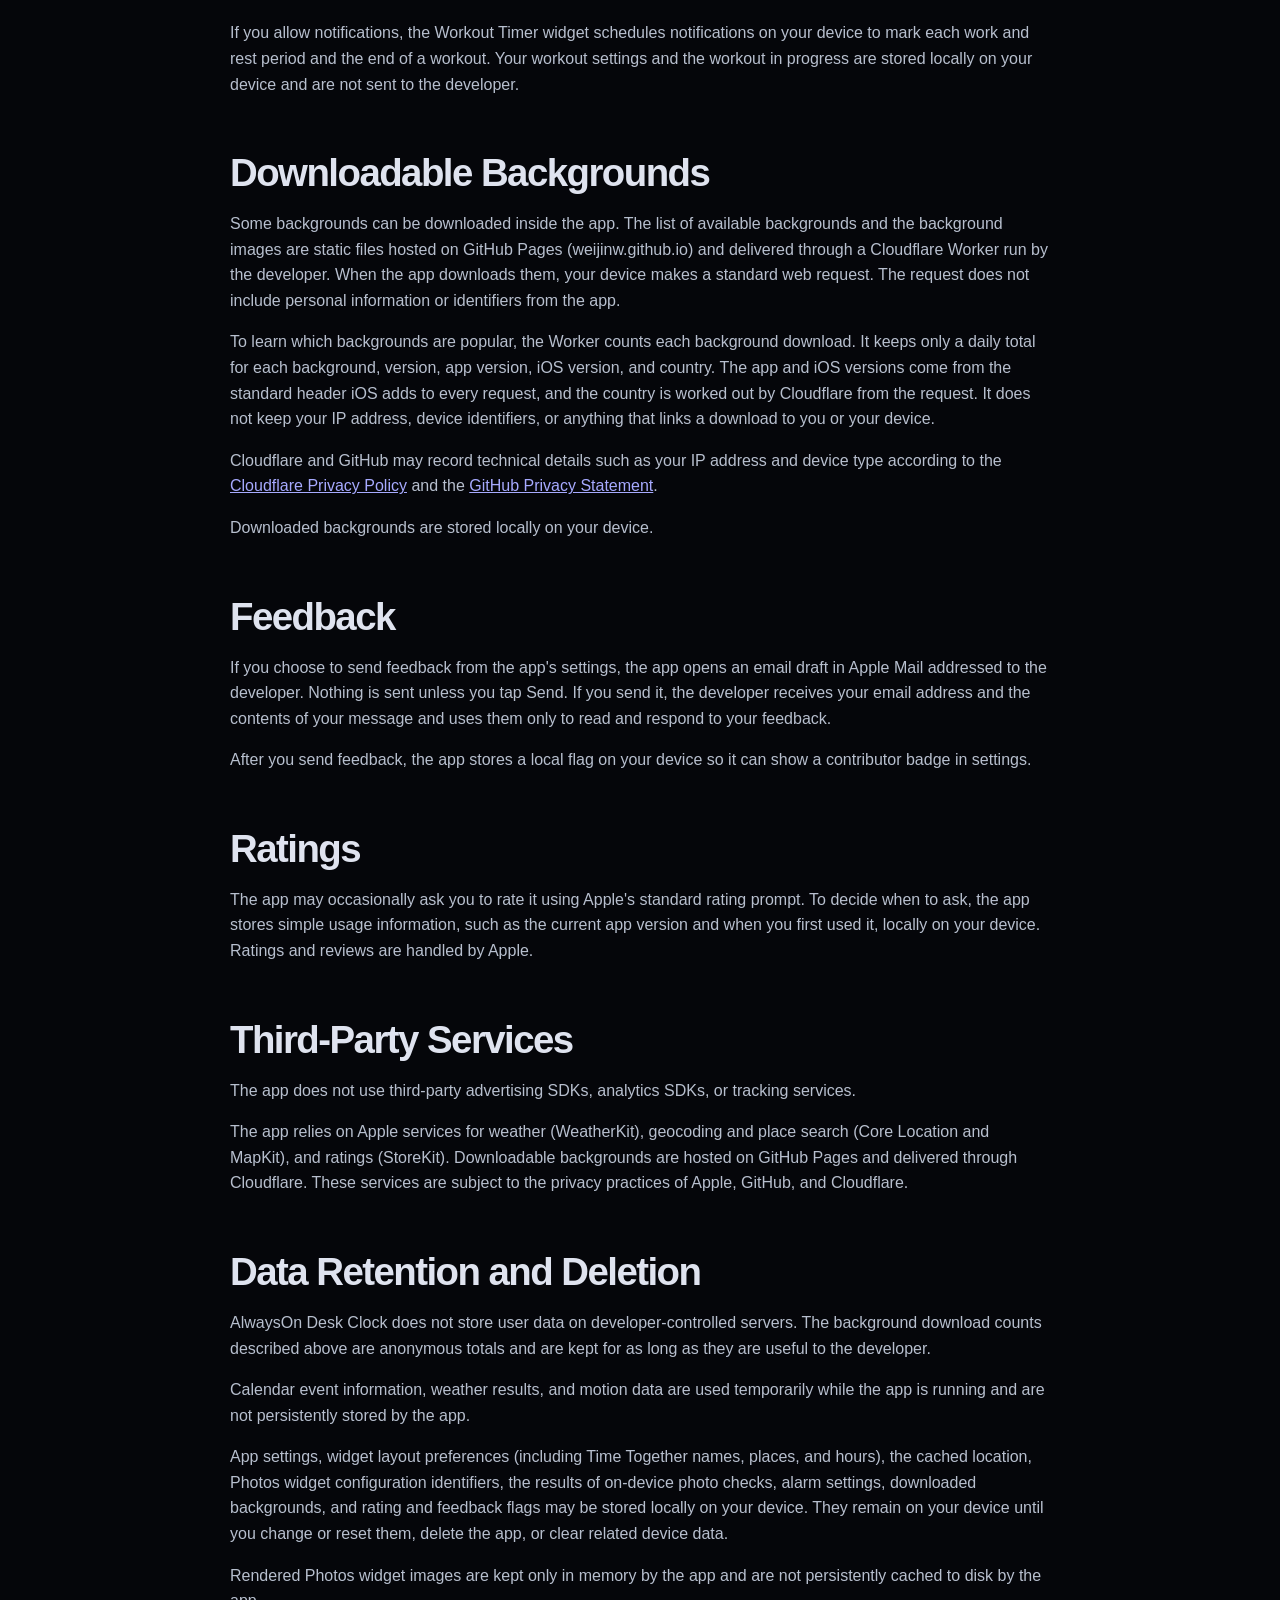
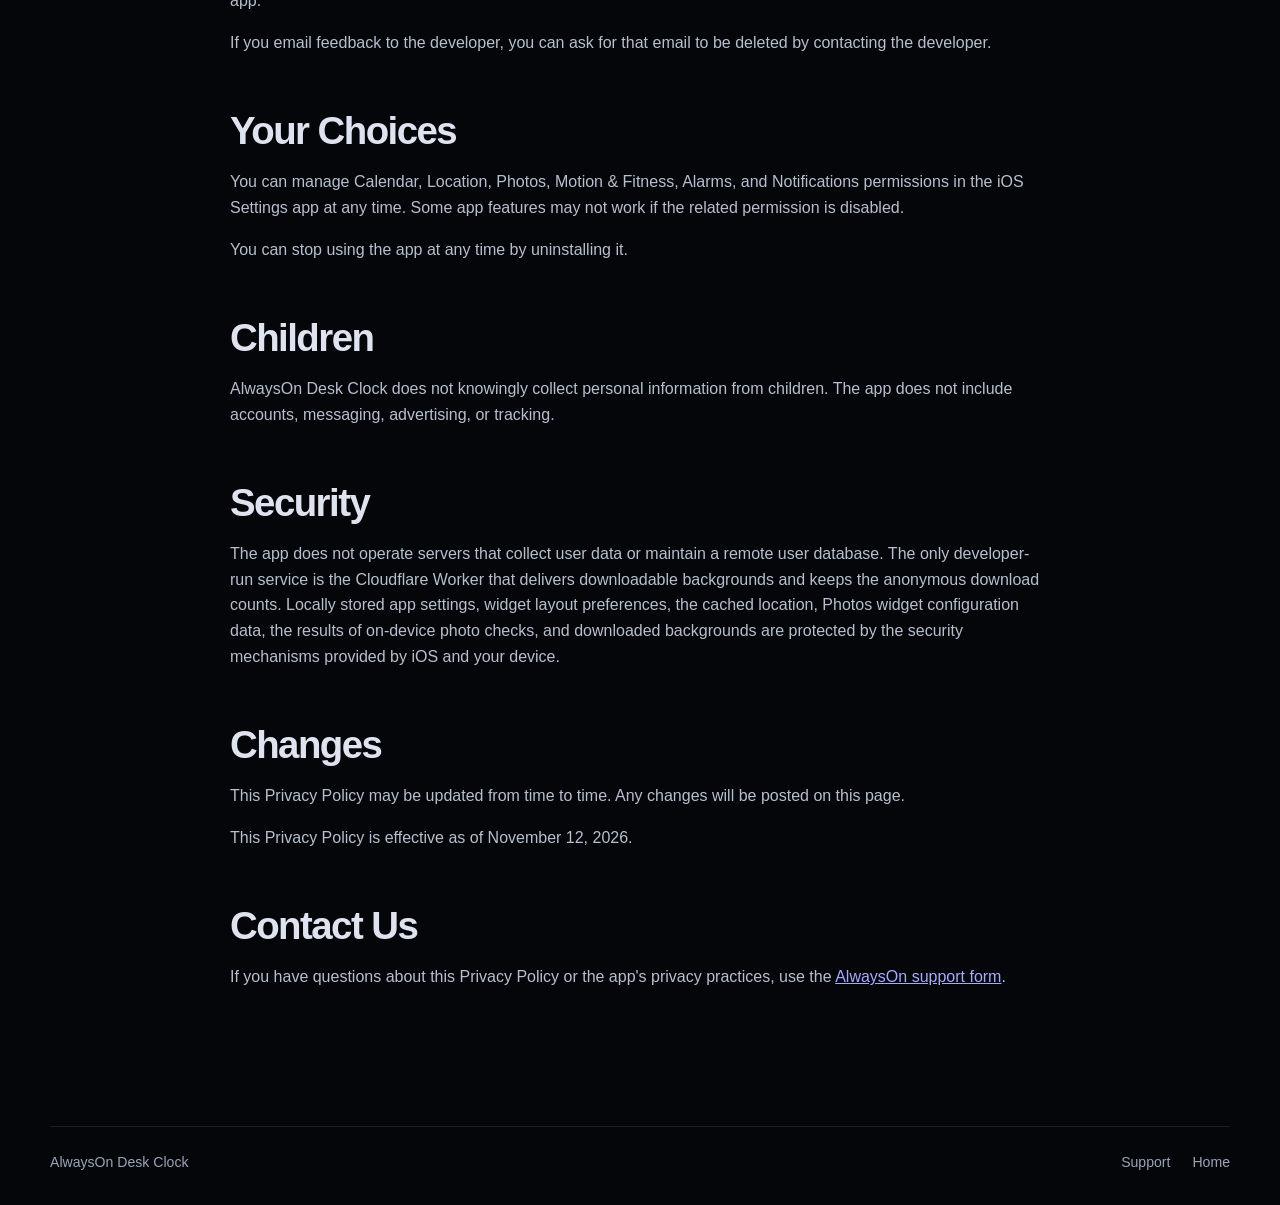
<file: alwayson/privacy-policy/index.html>
<!doctype html>
<html lang="en">
<head>
  <meta charset="utf-8">
  <meta name="viewport" content="width=device-width, initial-scale=1">
  <!-- Google tag (gtag.js) -->
  <script async src="https://www.googletagmanager.com/gtag/js?id=G-66SH9RSJPW"></script>
  <script>
    window.dataLayer = window.dataLayer || [];
    function gtag(){dataLayer.push(arguments);}
    gtag('js', new Date());
    gtag('config', 'G-66SH9RSJPW');
  </script>
  <meta name="description" content="Privacy Policy for AlwaysOn Desk Clock.">
  <meta name="robots" content="noindex, follow">
  <title>Privacy Policy — AlwaysOn Desk Clock</title>
  <link rel="icon" type="image/svg+xml" href="/favicon.svg">
  <link rel="stylesheet" href="../styles.css">
</head>
<body>
  <header class="site-header">
    <a class="brand" href="../index.html" aria-label="AlwaysOn Desk Clock home">
      <span class="brand-mark" aria-hidden="true"></span>
      <span>AlwaysOn Desk Clock</span>
    </a>
    <nav class="site-nav" aria-label="Primary navigation">
      <a href="../../">All apps</a>
      <a href="../index.html">Home</a>
      <a aria-current="page" href="./index.html">Privacy Policy</a>
    </nav>
  </header>

  <main class="policy-shell">
    <header class="policy-header">
      <p class="eyebrow">AlwaysOn Desk Clock</p>
      <h1>Privacy Policy</h1>
      <p class="policy-intro">This Privacy Policy applies to AlwaysOn Desk Clock, created by Weijin Wang. The app is provided as a free service and is intended for use as is.</p>
    </header>

    <article class="policy-content">
      <h2>Information Collection and Use</h2>
      <p>AlwaysOn Desk Clock is designed with privacy in mind. The developer does not collect, receive, sell, or use your personal data for advertising or analytics.</p>
      <p>The app may access information on your device only to provide features you choose to use:</p>
      <ul>
        <li>Calendar access, if granted, is used to read upcoming events from your device calendars and display them on your desk display.</li>
        <li>Location access, if granted, is used for local weather, the Daylight widget, the Earth and Horizon backgrounds, backgrounds whose light follows the Sun (such as Green Room and Catnap), the Daylight, Green Room, and Horizon widgets on your Home Screen and Lock Screen, and the current-location city in the Time Together widget. A resolved place, including approximate coordinates, place name, and time zone, may be cached locally on your device.</li>
        <li>Photos access, if granted, is used to display photos in the Photos widget. Photo selections and related identifiers may be stored locally on your device so your widget configuration can be restored.</li>
        <li>Motion access, if granted, is used to notice when the device moves so Smart Dimming can brighten the display.</li>
        <li>Alarm access, if granted, is used to schedule the Morning Alarm on your device.</li>
        <li>App settings, such as display hours and visual preferences, are stored locally on your device.</li>
        <li>Widget and layout preferences, including the names, places, and hours you enter in the Time Together widget, are stored locally on your device.</li>
      </ul>
      <p>Calendar events, location information, photos, motion data, app settings, widget layouts, and usage activity are not sent to the developer. The developer does not operate servers that collect user data and does not maintain a remote user database for the app.</p>

      <h2>Calendar</h2>
      <p>If you grant Calendar access, AlwaysOn Desk Clock reads upcoming calendar events so they can be displayed in the app. Calendar event information is used temporarily while the app is running and is not persistently stored by the app.</p>
      <p>The app does not modify or create calendar events.</p>

      <h2>Weather and Location</h2>
      <p>AlwaysOn Desk Clock uses Apple WeatherKit to provide weather information. If you grant Location access, the app uses your device-provided location to:</p>
      <ul>
        <li>request local weather information from Apple WeatherKit;</li>
        <li>show sunrise, sunset, and daylight for your location in the Daylight widget;</li>
        <li>center the Earth background on where you are, and show where you are on the Horizon background;</li>
        <li>match the light in backgrounds such as Green Room and Catnap to the Sun where you are;</li>
        <li>show the Sun, daylight, and lighting for your location in the Daylight, Green Room, and Horizon widgets on your Home Screen and Lock Screen;</li>
        <li>show your city when a person in the Time Together widget is set to Current Location.</li>
      </ul>
      <p>The Home Screen and Lock Screen widgets never ask for Location access themselves. If you have allowed it, they read your approximate location when they refresh; if you have not, they use the main city of your device's time zone instead.</p>
      <p>To turn a location into a place name, the app uses Apple's geocoding service, which receives approximate coordinates. When you search for a city or place in a location picker, your search text is sent to Apple Maps to find matching places.</p>
      <p>Weather results are used temporarily while the app is running and are not persistently stored by the app.</p>
      <p>The app may store the most recently resolved place locally on your device. This cached place can include approximate latitude and longitude, a place name or region, and a time-zone identifier. It is used to restore the Daylight widget, the location-based backgrounds, and the Time Together widget quickly and keep their display stable while a fresh location is requested.</p>
      <p>Location information is not sent to the developer. Weather data, geocoding, and place search are provided by Apple and are subject to Apple's privacy practices.</p>

      <h2>Time Together</h2>
      <p>The Time Together widget compares the local time and available hours of two people. The optional names, chosen places, and hours you enter are stored locally on your device as part of your widget layout. They are not sent to the developer.</p>

      <h2>Photos</h2>
      <p>If you grant Photos access, AlwaysOn Desk Clock uses Apple's PhotoKit framework to read photos and photo metadata needed for the Photos widget.</p>
      <p>The app may store Photos widget preferences locally on your device, including the selected photo source, album identifier, selected photo asset identifiers, style, and appearance settings. These values are used only to restore your widget configuration.</p>
      <p>Rendered photo images are not written by the app to a persistent image cache. The app keeps only the most recently displayed image for each Photos widget in memory, and that in-memory cache is released when the app process ends.</p>
      <p>So the Photos widget can skip documents, such as receipts and whiteboards, and leave out photos of people at night, the app checks photos on your device with Apple's Vision framework. It looks only at small previews already on your device and never downloads photos from iCloud for this. While your device is charging and the app is open, it checks photos slowly so the widget rarely has to wait.</p>
      <p>The results are saved in a small file on your device so photos aren't checked twice. For each photo checked, the file keeps the photo's identifier, the number of people found, whether a cat or dog was found, and scene labels such as "document" or "beach". It does not keep any image or face data.</p>
      <p>Your photos, and the results of these checks, are not sent to the developer.</p>

      <h2>Motion and Smart Dimming</h2>
      <p>If you grant Motion &amp; Fitness access, the app uses Apple's Core Motion framework to detect whether the device is still or moving. Smart Dimming uses this to dim the display when the device is still and brighten it when the device moves. Motion data is processed on your device while the app is running and is not stored or sent to the developer.</p>

      <h2>Alarms and Notifications</h2>
      <p>If you allow alarms or notifications, the Morning Alarm is scheduled on your device using Apple's alarm and notification services. Alarm times and settings are stored locally on your device and are not sent to the developer.</p>
      <p>If you allow notifications, the Workout Timer widget schedules notifications on your device to mark each work and rest period and the end of a workout. Your workout settings and the workout in progress are stored locally on your device and are not sent to the developer.</p>

      <h2>Downloadable Backgrounds</h2>
      <p>Some backgrounds can be downloaded inside the app. The list of available backgrounds and the background images are static files hosted on GitHub Pages (weijinw.github.io) and delivered through a Cloudflare Worker run by the developer. When the app downloads them, your device makes a standard web request. The request does not include personal information or identifiers from the app.</p>
      <p>To learn which backgrounds are popular, the Worker counts each background download. It keeps only a daily total for each background, version, app version, iOS version, and country. The app and iOS versions come from the standard header iOS adds to every request, and the country is worked out by Cloudflare from the request. It does not keep your IP address, device identifiers, or anything that links a download to you or your device.</p>
      <p>Cloudflare and GitHub may record technical details such as your IP address and device type according to the <a href="https://www.cloudflare.com/privacypolicy/">Cloudflare Privacy Policy</a> and the <a href="https://docs.github.com/site-policy/privacy-policies/github-general-privacy-statement">GitHub Privacy Statement</a>.</p>
      <p>Downloaded backgrounds are stored locally on your device.</p>

      <h2>Feedback</h2>
      <p>If you choose to send feedback from the app's settings, the app opens an email draft in Apple Mail addressed to the developer. Nothing is sent unless you tap Send. If you send it, the developer receives your email address and the contents of your message and uses them only to read and respond to your feedback.</p>
      <p>After you send feedback, the app stores a local flag on your device so it can show a contributor badge in settings.</p>

      <h2>Ratings</h2>
      <p>The app may occasionally ask you to rate it using Apple's standard rating prompt. To decide when to ask, the app stores simple usage information, such as the current app version and when you first used it, locally on your device. Ratings and reviews are handled by Apple.</p>

      <h2>Third-Party Services</h2>
      <p>The app does not use third-party advertising SDKs, analytics SDKs, or tracking services.</p>
      <p>The app relies on Apple services for weather (WeatherKit), geocoding and place search (Core Location and MapKit), and ratings (StoreKit). Downloadable backgrounds are hosted on GitHub Pages and delivered through Cloudflare. These services are subject to the privacy practices of Apple, GitHub, and Cloudflare.</p>

      <h2>Data Retention and Deletion</h2>
      <p>AlwaysOn Desk Clock does not store user data on developer-controlled servers. The background download counts described above are anonymous totals and are kept for as long as they are useful to the developer.</p>
      <p>Calendar event information, weather results, and motion data are used temporarily while the app is running and are not persistently stored by the app.</p>
      <p>App settings, widget layout preferences (including Time Together names, places, and hours), the cached location, Photos widget configuration identifiers, the results of on-device photo checks, alarm settings, downloaded backgrounds, and rating and feedback flags may be stored locally on your device. They remain on your device until you change or reset them, delete the app, or clear related device data.</p>
      <p>Rendered Photos widget images are kept only in memory by the app and are not persistently cached to disk by the app.</p>
      <p>If you email feedback to the developer, you can ask for that email to be deleted by contacting the developer.</p>

      <h2>Your Choices</h2>
      <p>You can manage Calendar, Location, Photos, Motion &amp; Fitness, Alarms, and Notifications permissions in the iOS Settings app at any time. Some app features may not work if the related permission is disabled.</p>
      <p>You can stop using the app at any time by uninstalling it.</p>

      <h2>Children</h2>
      <p>AlwaysOn Desk Clock does not knowingly collect personal information from children. The app does not include accounts, messaging, advertising, or tracking.</p>

      <h2>Security</h2>
      <p>The app does not operate servers that collect user data or maintain a remote user database. The only developer-run service is the Cloudflare Worker that delivers downloadable backgrounds and keeps the anonymous download counts. Locally stored app settings, widget layout preferences, the cached location, Photos widget configuration data, the results of on-device photo checks, and downloaded backgrounds are protected by the security mechanisms provided by iOS and your device.</p>

      <h2>Changes</h2>
      <p>This Privacy Policy may be updated from time to time. Any changes will be posted on this page.</p>
      <p>This Privacy Policy is effective as of November 12, 2026.</p>

      <h2>Contact Us</h2>
      <p>If you have questions about this Privacy Policy or the app's privacy practices, use the <a href="../../support/?app=alwayson">AlwaysOn support form</a>.</p>
    </article>
  </main>

  <footer class="site-footer shell">
    <p>AlwaysOn Desk Clock</p>
    <div class="footer-links">
      <a href="../../support/?app=alwayson">Support</a>
      <a href="../index.html">Home</a>
    </div>
  </footer>
</body>
</html>
</file>
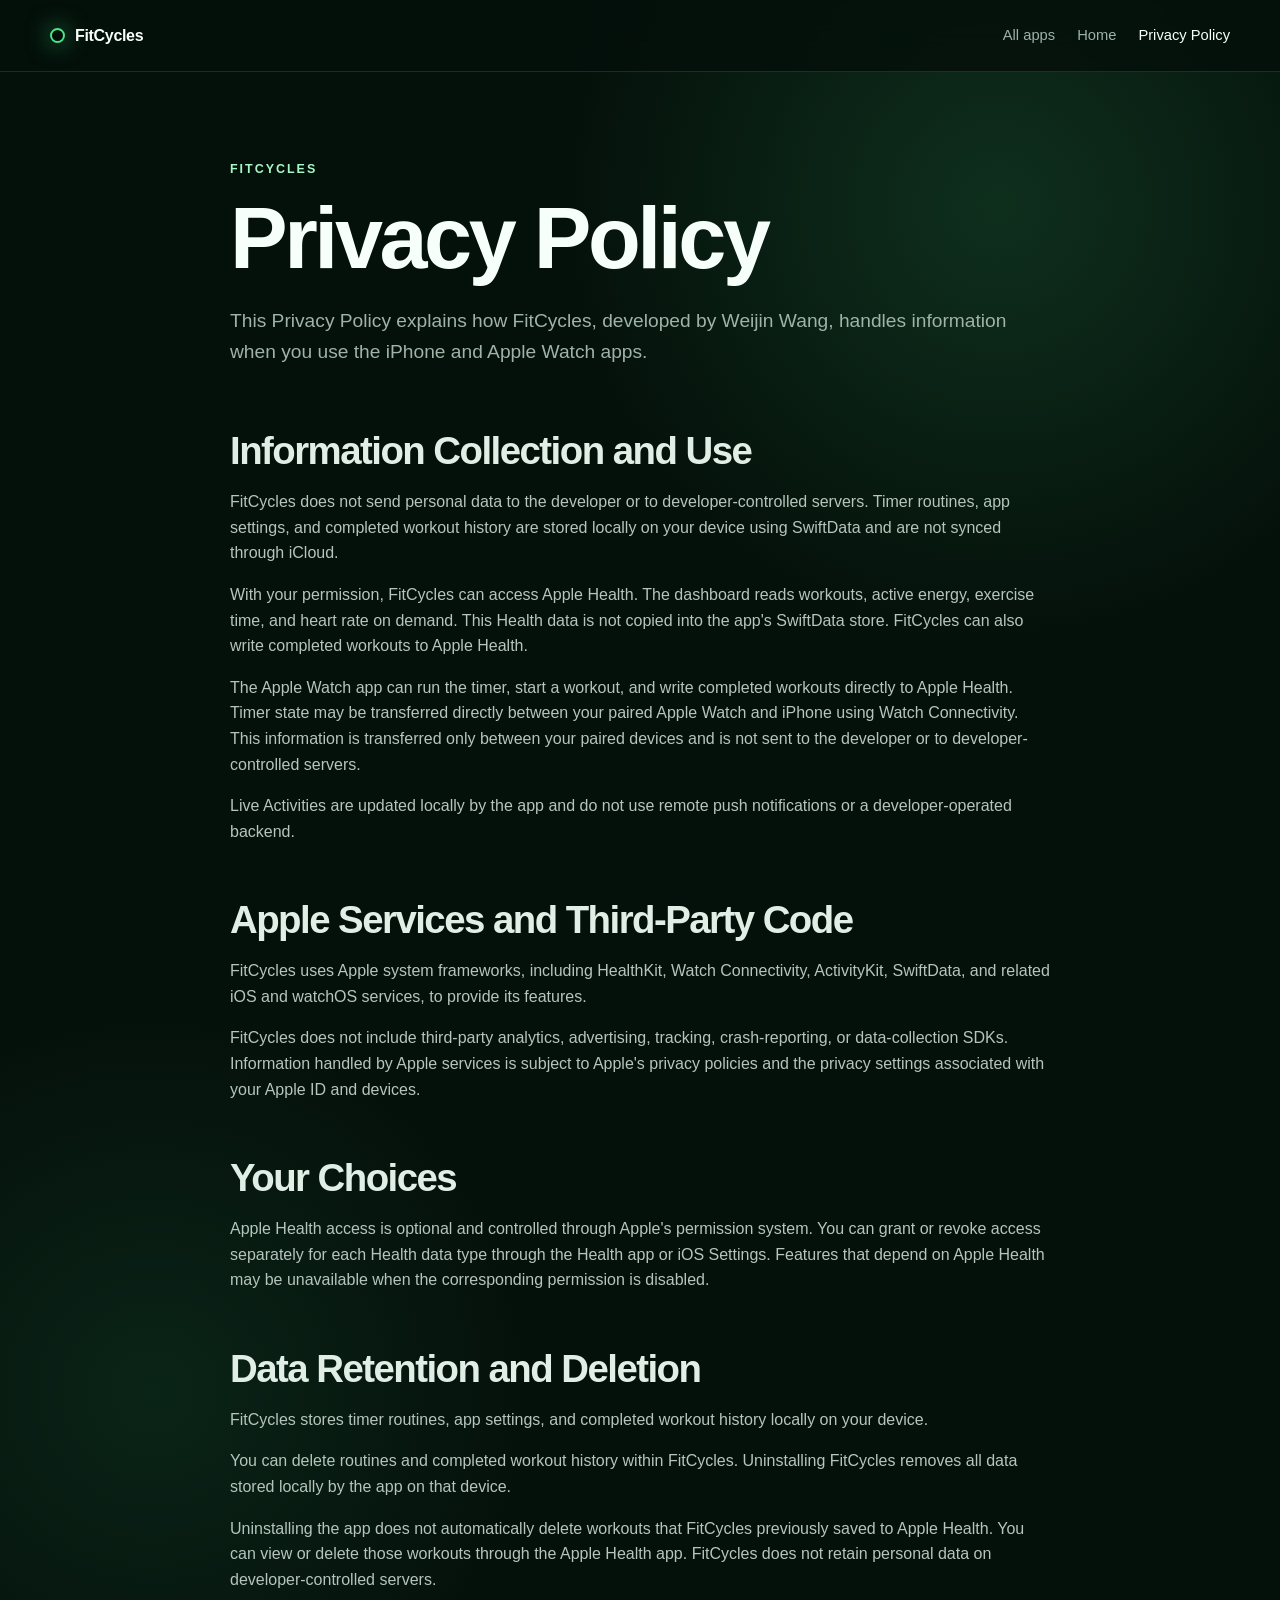
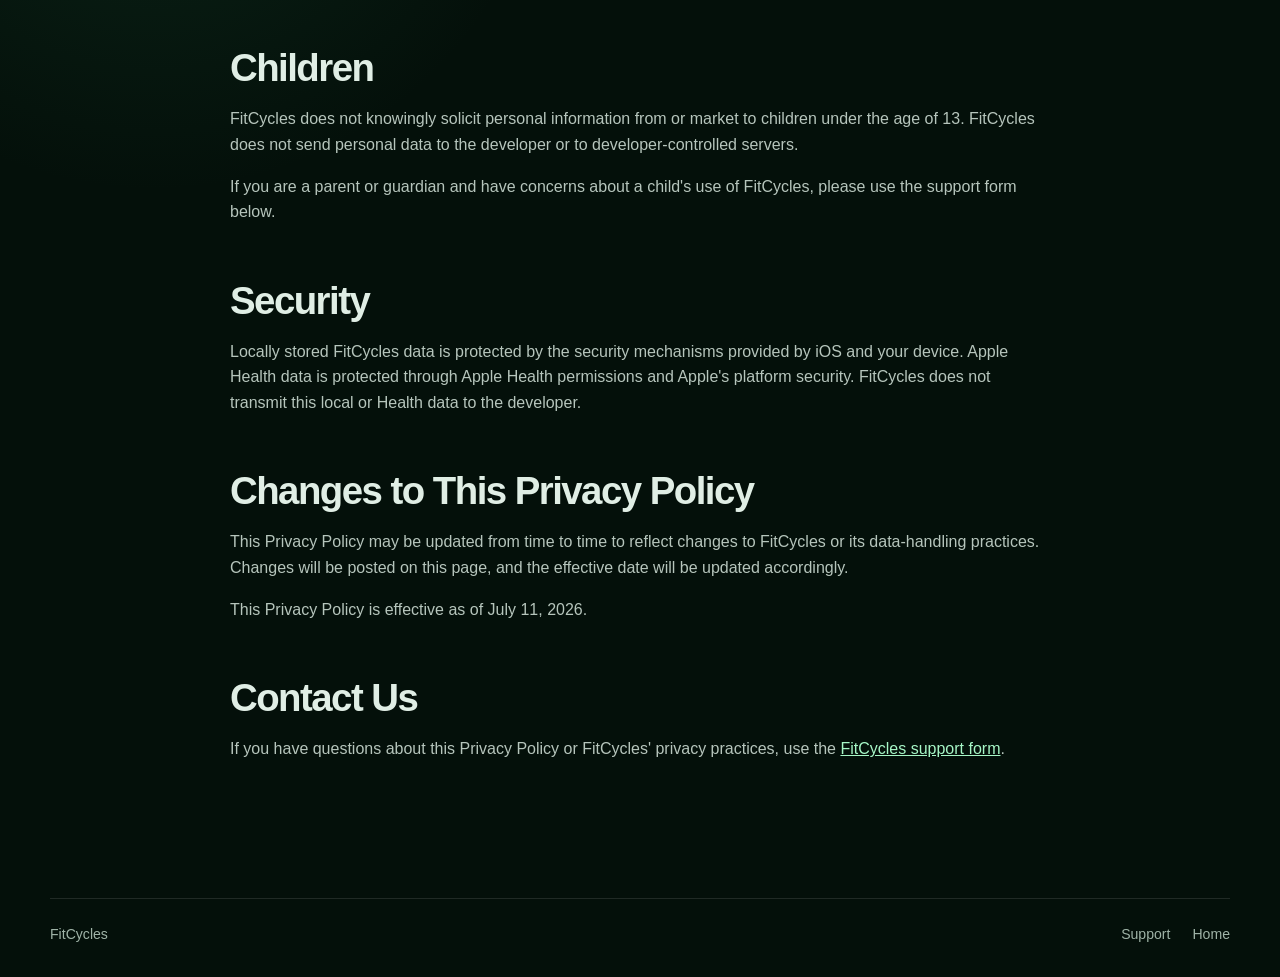
<file: fitcycles/privacy-policy/index.html>
<!doctype html>
<html lang="en">
<head>
  <meta charset="utf-8">
  <meta name="viewport" content="width=device-width, initial-scale=1">
  <!-- Google tag (gtag.js) -->
  <script async src="https://www.googletagmanager.com/gtag/js?id=G-66SH9RSJPW"></script>
  <script>
    window.dataLayer = window.dataLayer || [];
    function gtag(){dataLayer.push(arguments);}
    gtag('js', new Date());
    gtag('config', 'G-66SH9RSJPW');
  </script>
  <meta name="description" content="Privacy Policy for FitCycles.">
  <meta name="robots" content="noindex, follow">
  <title>Privacy Policy — FitCycles</title>
  <link rel="icon" type="image/svg+xml" href="/favicon.svg">
  <link rel="stylesheet" href="../styles.css">
</head>
<body>
  <header class="site-header">
    <a class="brand" href="../index.html" aria-label="FitCycles home">
      <span class="brand-mark" aria-hidden="true"></span>
      <span>FitCycles</span>
    </a>
    <nav class="site-nav" aria-label="Primary navigation">
      <a href="../../">All apps</a>
      <a href="../index.html">Home</a>
      <a aria-current="page" href="./index.html">Privacy Policy</a>
    </nav>
  </header>

  <main class="policy-shell">
    <header class="policy-header">
      <p class="eyebrow">FitCycles</p>
      <h1>Privacy Policy</h1>
      <p class="policy-intro">This Privacy Policy explains how FitCycles, developed by Weijin Wang, handles information when you use the iPhone and Apple Watch apps.</p>
    </header>

    <article class="policy-content">
      <h2>Information Collection and Use</h2>
      <p>FitCycles does not send personal data to the developer or to developer-controlled servers. Timer routines, app settings, and completed workout history are stored locally on your device using SwiftData and are not synced through iCloud.</p>
      <p>With your permission, FitCycles can access Apple Health. The dashboard reads workouts, active energy, exercise time, and heart rate on demand. This Health data is not copied into the app's SwiftData store. FitCycles can also write completed workouts to Apple Health.</p>
      <p>The Apple Watch app can run the timer, start a workout, and write completed workouts directly to Apple Health. Timer state may be transferred directly between your paired Apple Watch and iPhone using Watch Connectivity. This information is transferred only between your paired devices and is not sent to the developer or to developer-controlled servers.</p>
      <p>Live Activities are updated locally by the app and do not use remote push notifications or a developer-operated backend.</p>

      <h2>Apple Services and Third-Party Code</h2>
      <p>FitCycles uses Apple system frameworks, including HealthKit, Watch Connectivity, ActivityKit, SwiftData, and related iOS and watchOS services, to provide its features.</p>
      <p>FitCycles does not include third-party analytics, advertising, tracking, crash-reporting, or data-collection SDKs. Information handled by Apple services is subject to Apple's privacy policies and the privacy settings associated with your Apple ID and devices.</p>

      <h2>Your Choices</h2>
      <p>Apple Health access is optional and controlled through Apple's permission system. You can grant or revoke access separately for each Health data type through the Health app or iOS Settings. Features that depend on Apple Health may be unavailable when the corresponding permission is disabled.</p>

      <h2>Data Retention and Deletion</h2>
      <p>FitCycles stores timer routines, app settings, and completed workout history locally on your device.</p>
      <p>You can delete routines and completed workout history within FitCycles. Uninstalling FitCycles removes all data stored locally by the app on that device.</p>
      <p>Uninstalling the app does not automatically delete workouts that FitCycles previously saved to Apple Health. You can view or delete those workouts through the Apple Health app. FitCycles does not retain personal data on developer-controlled servers.</p>

      <h2>Children</h2>
      <p>FitCycles does not knowingly solicit personal information from or market to children under the age of 13. FitCycles does not send personal data to the developer or to developer-controlled servers.</p>
      <p>If you are a parent or guardian and have concerns about a child's use of FitCycles, please use the support form below.</p>

      <h2>Security</h2>
      <p>Locally stored FitCycles data is protected by the security mechanisms provided by iOS and your device. Apple Health data is protected through Apple Health permissions and Apple's platform security. FitCycles does not transmit this local or Health data to the developer.</p>

      <h2>Changes to This Privacy Policy</h2>
      <p>This Privacy Policy may be updated from time to time to reflect changes to FitCycles or its data-handling practices. Changes will be posted on this page, and the effective date will be updated accordingly.</p>
      <p>This Privacy Policy is effective as of July 11, 2026.</p>

      <h2>Contact Us</h2>
      <p>If you have questions about this Privacy Policy or FitCycles' privacy practices, use the <a href="../../support/?app=fitcycles">FitCycles support form</a>.</p>
    </article>
  </main>

  <footer class="site-footer shell">
    <p>FitCycles</p>
    <div class="footer-links">
      <a href="../../support/?app=fitcycles">Support</a>
      <a href="../index.html">Home</a>
    </div>
  </footer>
</body>
</html>
</file>
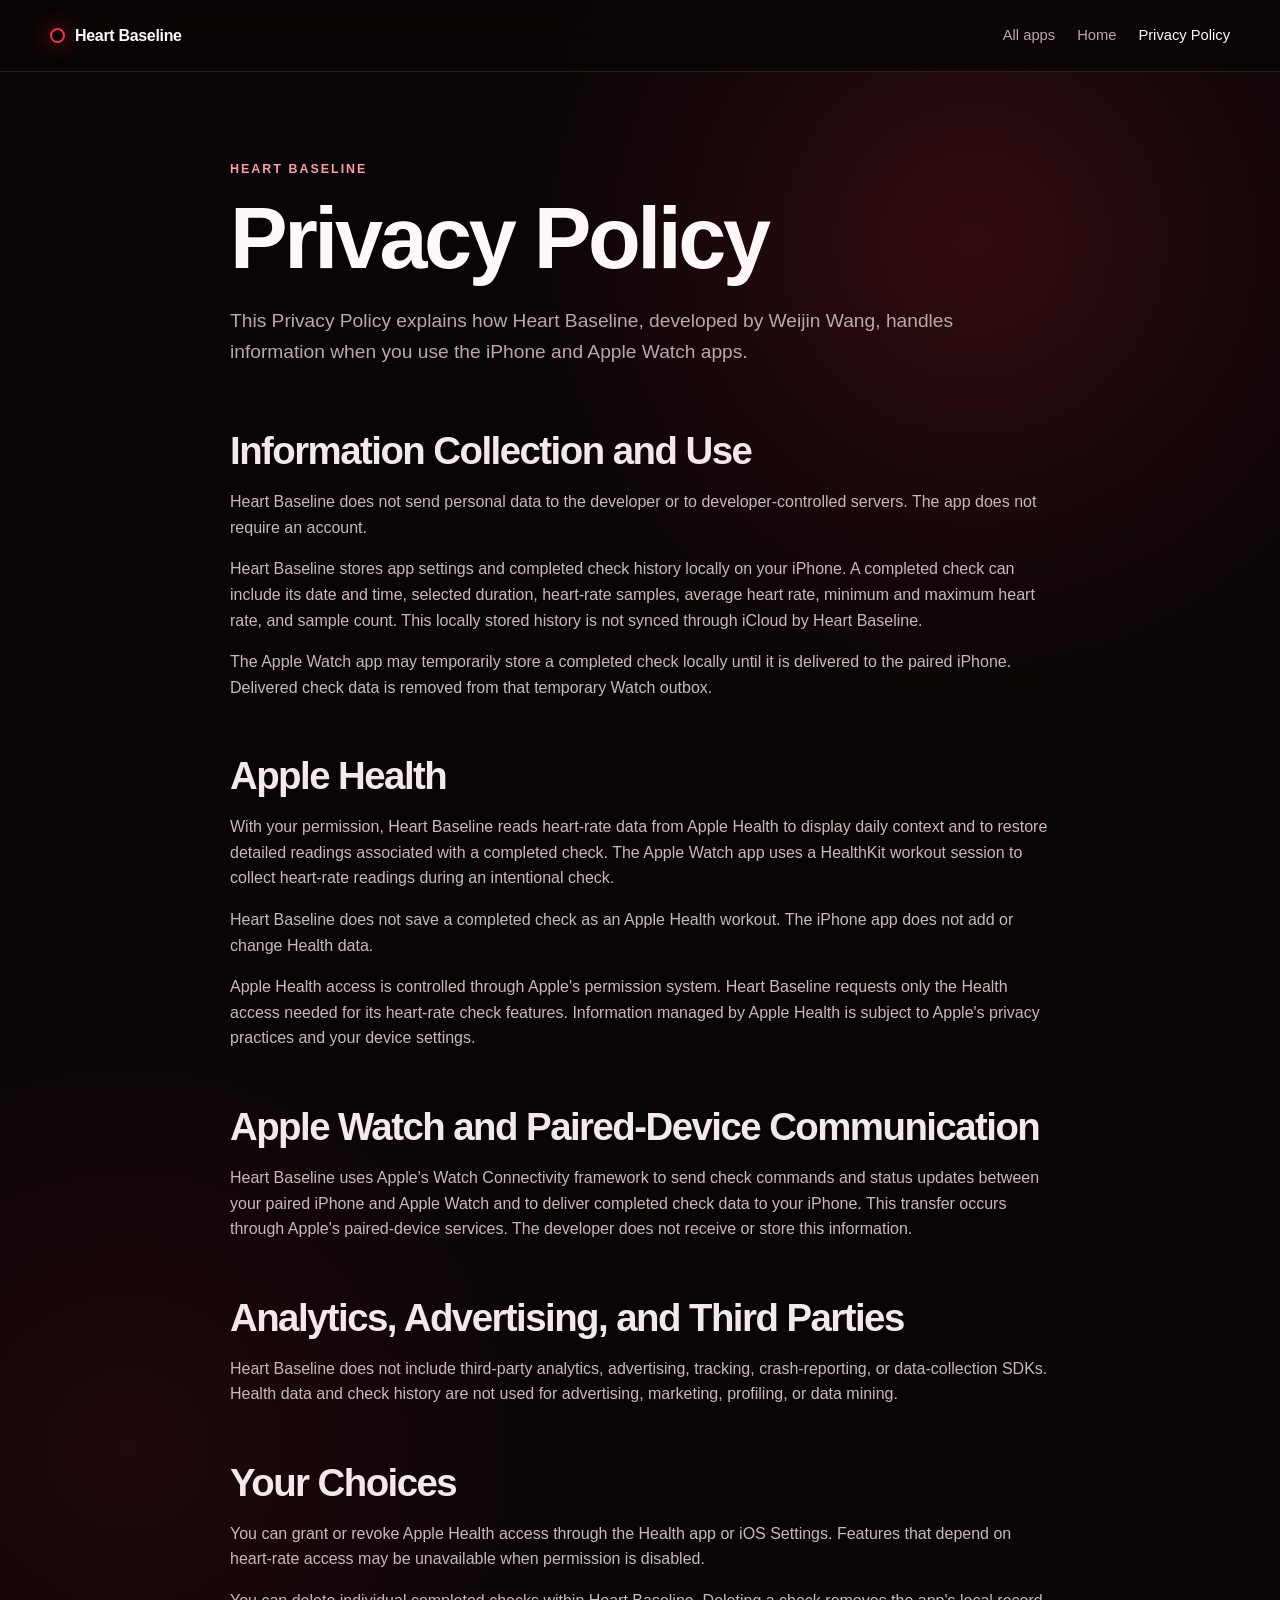
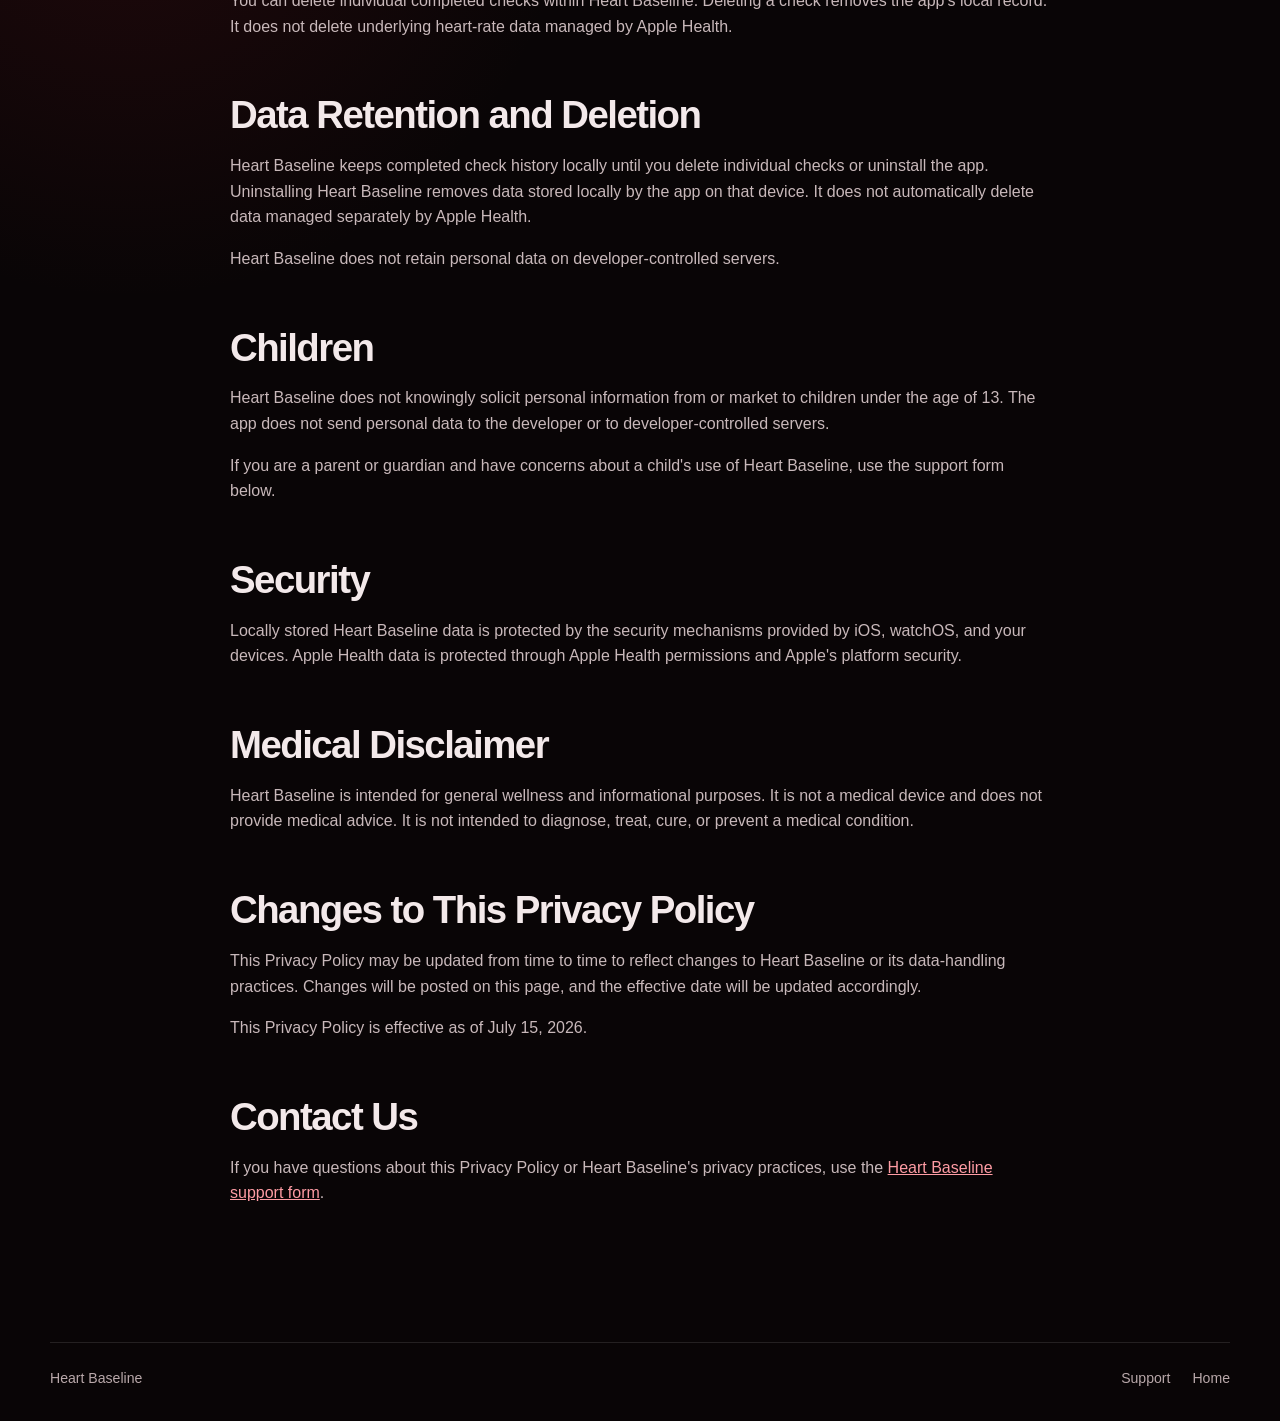
<file: heart-baseline/privacy-policy/index.html>
<!doctype html>
<html lang="en">
<head>
  <meta charset="utf-8">
  <meta name="viewport" content="width=device-width, initial-scale=1">
  <!-- Google tag (gtag.js) -->
  <script async src="https://www.googletagmanager.com/gtag/js?id=G-66SH9RSJPW"></script>
  <script>
    window.dataLayer = window.dataLayer || [];
    function gtag(){dataLayer.push(arguments);}
    gtag('js', new Date());
    gtag('config', 'G-66SH9RSJPW');
  </script>
  <meta name="description" content="Privacy Policy for Heart Baseline.">
  <meta name="robots" content="noindex, follow">
  <meta name="theme-color" content="#090506">
  <title>Privacy Policy — Heart Baseline</title>
  <link rel="icon" href="data:,">
  <link rel="stylesheet" href="../styles.css">
</head>
<body>
  <header class="site-header">
    <a class="brand" href="../index.html" aria-label="Heart Baseline home">
      <span class="brand-mark" aria-hidden="true"></span>
      <span>Heart Baseline</span>
    </a>
    <nav class="site-nav" aria-label="Primary navigation">
      <a href="../../">All apps</a>
      <a href="../index.html">Home</a>
      <a aria-current="page" href="./index.html">Privacy Policy</a>
    </nav>
  </header>

  <main class="policy-shell">
    <header class="policy-header">
      <p class="eyebrow">Heart Baseline</p>
      <h1>Privacy Policy</h1>
      <p class="policy-intro">This Privacy Policy explains how Heart Baseline, developed by Weijin Wang, handles information when you use the iPhone and Apple Watch apps.</p>
    </header>

    <article class="policy-content">
      <h2>Information Collection and Use</h2>
      <p>Heart Baseline does not send personal data to the developer or to developer-controlled servers. The app does not require an account.</p>
      <p>Heart Baseline stores app settings and completed check history locally on your iPhone. A completed check can include its date and time, selected duration, heart-rate samples, average heart rate, minimum and maximum heart rate, and sample count. This locally stored history is not synced through iCloud by Heart Baseline.</p>
      <p>The Apple Watch app may temporarily store a completed check locally until it is delivered to the paired iPhone. Delivered check data is removed from that temporary Watch outbox.</p>

      <h2>Apple Health</h2>
      <p>With your permission, Heart Baseline reads heart-rate data from Apple Health to display daily context and to restore detailed readings associated with a completed check. The Apple Watch app uses a HealthKit workout session to collect heart-rate readings during an intentional check.</p>
      <p>Heart Baseline does not save a completed check as an Apple Health workout. The iPhone app does not add or change Health data.</p>
      <p>Apple Health access is controlled through Apple's permission system. Heart Baseline requests only the Health access needed for its heart-rate check features. Information managed by Apple Health is subject to Apple's privacy practices and your device settings.</p>

      <h2>Apple Watch and Paired-Device Communication</h2>
      <p>Heart Baseline uses Apple's Watch Connectivity framework to send check commands and status updates between your paired iPhone and Apple Watch and to deliver completed check data to your iPhone. This transfer occurs through Apple's paired-device services. The developer does not receive or store this information.</p>

      <h2>Analytics, Advertising, and Third Parties</h2>
      <p>Heart Baseline does not include third-party analytics, advertising, tracking, crash-reporting, or data-collection SDKs. Health data and check history are not used for advertising, marketing, profiling, or data mining.</p>

      <h2>Your Choices</h2>
      <p>You can grant or revoke Apple Health access through the Health app or iOS Settings. Features that depend on heart-rate access may be unavailable when permission is disabled.</p>
      <p>You can delete individual completed checks within Heart Baseline. Deleting a check removes the app's local record. It does not delete underlying heart-rate data managed by Apple Health.</p>

      <h2>Data Retention and Deletion</h2>
      <p>Heart Baseline keeps completed check history locally until you delete individual checks or uninstall the app. Uninstalling Heart Baseline removes data stored locally by the app on that device. It does not automatically delete data managed separately by Apple Health.</p>
      <p>Heart Baseline does not retain personal data on developer-controlled servers.</p>

      <h2>Children</h2>
      <p>Heart Baseline does not knowingly solicit personal information from or market to children under the age of 13. The app does not send personal data to the developer or to developer-controlled servers.</p>
      <p>If you are a parent or guardian and have concerns about a child's use of Heart Baseline, use the support form below.</p>

      <h2>Security</h2>
      <p>Locally stored Heart Baseline data is protected by the security mechanisms provided by iOS, watchOS, and your devices. Apple Health data is protected through Apple Health permissions and Apple's platform security.</p>

      <h2>Medical Disclaimer</h2>
      <p>Heart Baseline is intended for general wellness and informational purposes. It is not a medical device and does not provide medical advice. It is not intended to diagnose, treat, cure, or prevent a medical condition.</p>

      <h2>Changes to This Privacy Policy</h2>
      <p>This Privacy Policy may be updated from time to time to reflect changes to Heart Baseline or its data-handling practices. Changes will be posted on this page, and the effective date will be updated accordingly.</p>
      <p>This Privacy Policy is effective as of July 15, 2026.</p>

      <h2>Contact Us</h2>
      <p>If you have questions about this Privacy Policy or Heart Baseline's privacy practices, use the <a href="../../support/?app=heart-baseline">Heart Baseline support form</a>.</p>
    </article>
  </main>

  <footer class="site-footer shell">
    <p>Heart Baseline</p>
    <div class="footer-links">
      <a href="../../support/?app=heart-baseline">Support</a>
      <a href="../index.html">Home</a>
    </div>
  </footer>
</body>
</html>
</file>
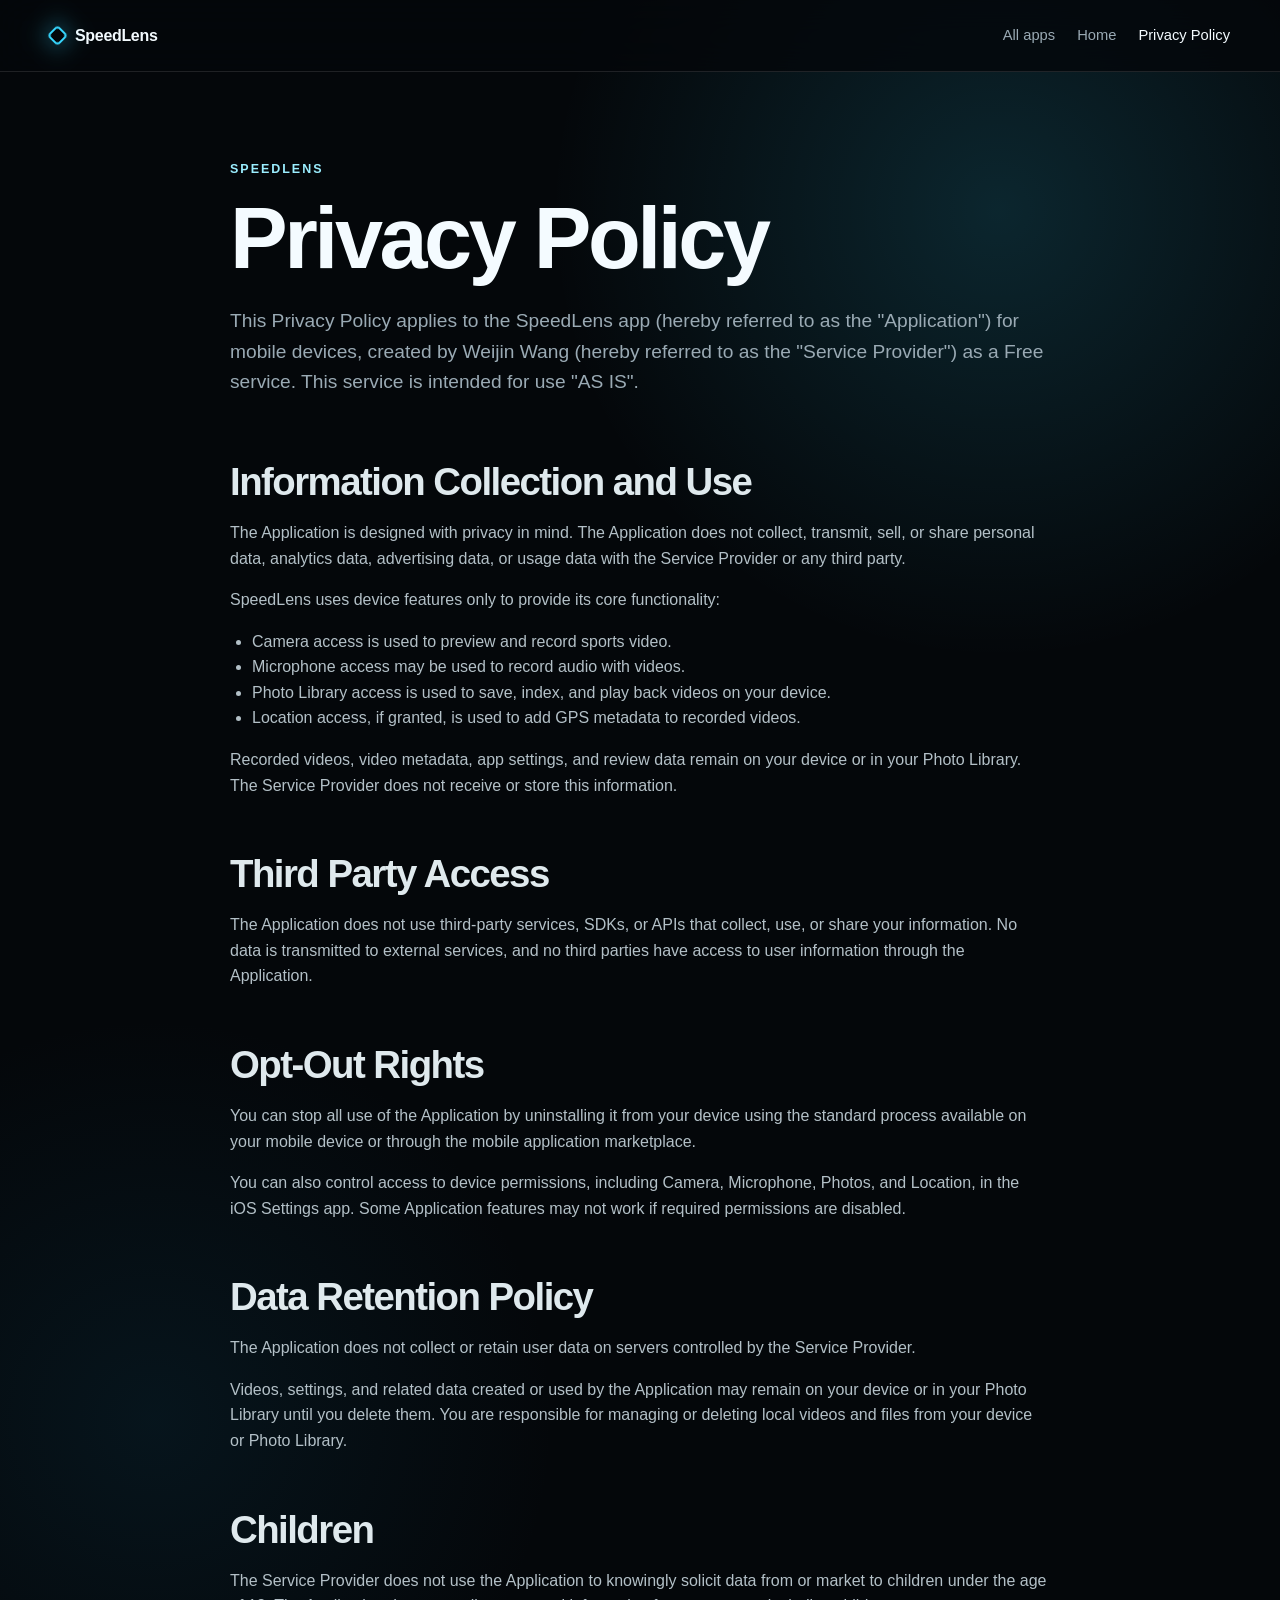
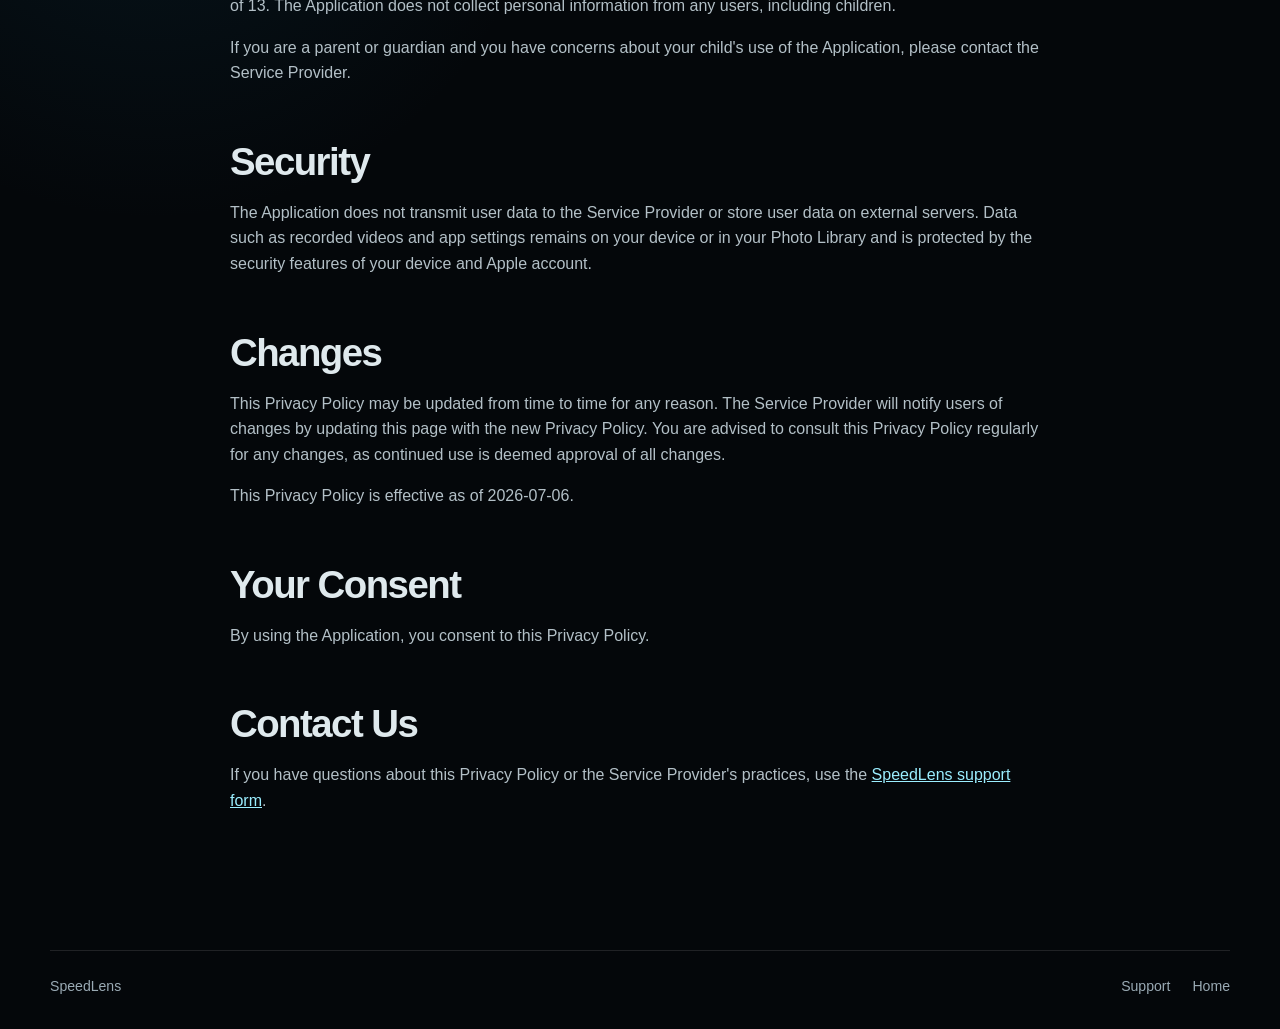
<file: speedlens/privacy-policy/index.html>
<!doctype html>
<html lang="en">
<head>
  <meta charset="utf-8">
  <meta name="viewport" content="width=device-width, initial-scale=1">
  <!-- Google tag (gtag.js) -->
  <script async src="https://www.googletagmanager.com/gtag/js?id=G-66SH9RSJPW"></script>
  <script>
    window.dataLayer = window.dataLayer || [];
    function gtag(){dataLayer.push(arguments);}
    gtag('js', new Date());
    gtag('config', 'G-66SH9RSJPW');
  </script>
  <meta name="description" content="Privacy Policy for SpeedLens.">
  <meta name="robots" content="noindex, follow">
  <title>Privacy Policy — SpeedLens</title>
  <link rel="icon" type="image/svg+xml" href="/favicon.svg">
  <link rel="stylesheet" href="../styles.css">
</head>
<body>
  <header class="site-header">
    <a class="brand" href="../index.html" aria-label="SpeedLens home">
      <span class="brand-mark" aria-hidden="true"></span>
      <span>SpeedLens</span>
    </a>
    <nav class="site-nav" aria-label="Primary navigation">
      <a href="../../">All apps</a>
      <a href="../index.html">Home</a>
      <a aria-current="page" href="./index.html">Privacy Policy</a>
    </nav>
  </header>

  <main class="policy-shell">
    <header class="policy-header">
      <p class="eyebrow">SpeedLens</p>
      <h1>Privacy Policy</h1>
      <p class="policy-intro">This Privacy Policy applies to the SpeedLens app (hereby referred to as the "Application") for mobile devices, created by Weijin Wang (hereby referred to as the "Service Provider") as a Free service. This service is intended for use "AS IS".</p>
    </header>

    <article class="policy-content">
      <h2>Information Collection and Use</h2>
      <p>The Application is designed with privacy in mind. The Application does not collect, transmit, sell, or share personal data, analytics data, advertising data, or usage data with the Service Provider or any third party.</p>
      <p>SpeedLens uses device features only to provide its core functionality:</p>
      <ul>
        <li>Camera access is used to preview and record sports video.</li>
        <li>Microphone access may be used to record audio with videos.</li>
        <li>Photo Library access is used to save, index, and play back videos on your device.</li>
        <li>Location access, if granted, is used to add GPS metadata to recorded videos.</li>
      </ul>
      <p>Recorded videos, video metadata, app settings, and review data remain on your device or in your Photo Library. The Service Provider does not receive or store this information.</p>

      <h2>Third Party Access</h2>
      <p>The Application does not use third-party services, SDKs, or APIs that collect, use, or share your information. No data is transmitted to external services, and no third parties have access to user information through the Application.</p>

      <h2>Opt-Out Rights</h2>
      <p>You can stop all use of the Application by uninstalling it from your device using the standard process available on your mobile device or through the mobile application marketplace.</p>
      <p>You can also control access to device permissions, including Camera, Microphone, Photos, and Location, in the iOS Settings app. Some Application features may not work if required permissions are disabled.</p>

      <h2>Data Retention Policy</h2>
      <p>The Application does not collect or retain user data on servers controlled by the Service Provider.</p>
      <p>Videos, settings, and related data created or used by the Application may remain on your device or in your Photo Library until you delete them. You are responsible for managing or deleting local videos and files from your device or Photo Library.</p>

      <h2>Children</h2>
      <p>The Service Provider does not use the Application to knowingly solicit data from or market to children under the age of 13. The Application does not collect personal information from any users, including children.</p>
      <p>If you are a parent or guardian and you have concerns about your child's use of the Application, please contact the Service Provider.</p>

      <h2>Security</h2>
      <p>The Application does not transmit user data to the Service Provider or store user data on external servers. Data such as recorded videos and app settings remains on your device or in your Photo Library and is protected by the security features of your device and Apple account.</p>

      <h2>Changes</h2>
      <p>This Privacy Policy may be updated from time to time for any reason. The Service Provider will notify users of changes by updating this page with the new Privacy Policy. You are advised to consult this Privacy Policy regularly for any changes, as continued use is deemed approval of all changes.</p>
      <p>This Privacy Policy is effective as of 2026-07-06.</p>

      <h2>Your Consent</h2>
      <p>By using the Application, you consent to this Privacy Policy.</p>

      <h2>Contact Us</h2>
      <p>If you have questions about this Privacy Policy or the Service Provider's practices, use the <a href="../../support/?app=speedlens">SpeedLens support form</a>.</p>
    </article>
  </main>

  <footer class="site-footer shell">
    <p>SpeedLens</p>
    <div class="footer-links">
      <a href="../../support/?app=speedlens">Support</a>
      <a href="../index.html">Home</a>
    </div>
  </footer>
</body>
</html>
</file>
<file: styles.css>
:root {
  color-scheme: light;
  --bg: #f5f3ee;
  --surface: #fbfaf7;
  --text: #1f201b;
  --muted: #5f6158;
  --line: rgba(31, 32, 27, 0.13);
  --line-strong: rgba(31, 32, 27, 0.22);
  --max-width: 1180px;
  --radius-large: 30px;
  --radius-medium: 18px;
  --shadow: 0 22px 60px rgba(41, 38, 29, 0.08);
  font-family: -apple-system, BlinkMacSystemFont, "SF Pro Display", "Segoe UI", sans-serif;
}

* {
  box-sizing: border-box;
}

html {
  scroll-behavior: smooth;
}

body {
  min-width: 320px;
  margin: 0;
  color: var(--text);
  background: var(--bg);
  font-size: 16px;
  line-height: 1.6;
}

a {
  color: inherit;
}

img {
  display: block;
  max-width: 100%;
}

.shell {
  width: min(calc(100% - 48px), var(--max-width));
  margin-inline: auto;
}

.site-header {
  border-bottom: 1px solid var(--line);
}

.header-nav {
  display: flex;
  min-height: 64px;
  align-items: center;
  justify-content: flex-end;
  gap: 28px;
  font-size: 0.92rem;
  font-weight: 620;
}

.header-nav a,
.footer-links a,
.text-link {
  text-decoration-color: transparent;
  text-underline-offset: 0.3em;
  transition: color 160ms ease, text-decoration-color 160ms ease;
}

.header-nav a:hover,
.footer-links a:hover,
.text-link:hover {
  text-decoration-color: currentColor;
}

:focus-visible {
  outline: 2px solid #5550b8;
  outline-offset: 4px;
  border-radius: 5px;
}

.hero {
  display: flex;
  min-height: 360px;
  align-items: center;
  padding-block: 72px 76px;
}

.hero-copy {
  max-width: 760px;
}

.eyebrow {
  margin: 0 0 16px;
  color: var(--muted);
  font-size: 0.76rem;
  font-weight: 720;
  letter-spacing: 0.14em;
  text-transform: uppercase;
}

h1,
h2,
h3,
p {
  margin-top: 0;
}

h1,
h2,
h3 {
  letter-spacing: -0.045em;
  line-height: 1.02;
}

h1 {
  max-width: 13ch;
  margin-bottom: 24px;
  font-size: clamp(2.55rem, 4.7vw, 3.85rem);
  font-weight: 650;
}

h2 {
  max-width: 14ch;
  margin-bottom: 0;
  font-size: clamp(2rem, 3.5vw, 3.25rem);
  font-weight: 620;
}

h3 {
  margin-bottom: 18px;
  font-size: clamp(2.25rem, 4vw, 4rem);
  font-weight: 640;
}

.hero-lede {
  max-width: 640px;
  margin-bottom: 0;
  color: var(--muted);
  font-size: clamp(1.05rem, 1.45vw, 1.22rem);
}

.apps {
  padding-block: 20px 96px;
}

.section-heading {
  margin-bottom: 34px;
}

.section-heading h2 {
  max-width: none;
}

.app-list {
  display: grid;
  gap: 22px;
}

.app-card {
  --accent: #086c82;
  --accent-soft: #e8f4f5;
  display: grid;
  grid-template-columns: minmax(0, 1fr) minmax(0, 1fr);
  grid-template-areas: "copy artwork";
  min-height: 390px;
  overflow: hidden;
  border: 1px solid var(--line);
  border-radius: var(--radius-large);
  background: var(--surface);
  box-shadow: var(--shadow);
  transition: transform 180ms ease, border-color 180ms ease, box-shadow 180ms ease;
}

.app-card:hover {
  transform: translateY(-3px);
  border-color: var(--line-strong);
  box-shadow: 0 26px 70px rgba(41, 38, 29, 0.1);
}

.app-card-alwayson {
  --accent: #5550b8;
  --accent-soft: #eeedf9;
}

.app-card-fitcycles {
  --accent: #287653;
  --accent-soft: #edf6f0;
  min-height: 320px;
}

.app-card-fitcycles .app-artwork,
.app-card-speedlens .app-artwork,
.app-card-alwayson .app-artwork {
  background: transparent;
}

.app-card-speedlens {
  min-height: 320px;
}

.app-card-heartbaseline {
  --accent: #d92d3a;
  min-height: 320px;
}

.app-card-reverse {
  grid-template-areas: "artwork copy";
}

.app-copy {
  grid-area: copy;
  display: flex;
  flex-direction: column;
  align-items: flex-start;
  justify-content: center;
  padding: clamp(30px, 4vw, 48px);
}

.app-status {
  display: inline-flex;
  align-items: center;
  gap: 9px;
  margin-bottom: 20px;
  color: var(--accent);
  font-size: 0.79rem;
  font-weight: 720;
  letter-spacing: 0.06em;
  text-transform: uppercase;
}

.status-dot {
  width: 8px;
  height: 8px;
  border-radius: 50%;
  background: currentColor;
}

.app-status-soon {
  padding: 7px 11px;
  border: 1px solid var(--line);
  border-radius: 999px;
  color: var(--muted);
  background: transparent;
  letter-spacing: 0.05em;
}

.app-description {
  max-width: 41ch;
  margin-bottom: 24px;
  color: #52544d;
  font-size: clamp(1.02rem, 1.25vw, 1.14rem);
}

.app-actions {
  display: flex;
  flex-wrap: nowrap;
  align-items: center;
  gap: 12px 16px;
}

.button {
  display: inline-flex;
  min-height: 42px;
  align-items: center;
  justify-content: center;
  gap: 6px;
  padding: 0 16px;
  border: 1px solid var(--accent);
  border-radius: 999px;
  font-size: 0.94rem;
  font-weight: 680;
  text-decoration: none;
  white-space: nowrap;
  transition: transform 160ms ease, background 160ms ease, border-color 160ms ease;
}

.button:hover {
  transform: translateY(-2px);
}

.button-primary {
  color: #fff;
  background: var(--accent);
}

.text-link {
  color: var(--text);
  font-size: 0.95rem;
  font-weight: 650;
  white-space: nowrap;
}

.app-artwork {
  grid-area: artwork;
  display: flex;
  min-width: 0;
  min-height: 100%;
  align-items: center;
  justify-content: center;
  margin: 0;
  padding: clamp(18px, 2.5vw, 32px);
  background: var(--accent-soft);
}

.app-artwork img {
  width: 100%;
  max-height: 390px;
  object-fit: contain;
  border: 1px solid rgba(31, 32, 27, 0.1);
  border-radius: var(--radius-medium);
  box-shadow: 0 18px 44px rgba(31, 32, 27, 0.13);
}

.app-card-fitcycles .app-artwork img {
  width: auto;
  height: clamp(240px, 26vw, 330px);
  max-height: none;
  border: 0;
  border-radius: 0;
  box-shadow: none;
}

.app-card-speedlens .app-artwork img {
  width: auto;
  height: clamp(240px, 26vw, 330px);
  max-height: none;
  border: 0;
  border-radius: 0;
  box-shadow: none;
}

.app-card-heartbaseline .app-artwork {
  position: relative;
  isolation: isolate;
  background: transparent;
  padding-inline: clamp(22px, 3vw, 42px);
}

.app-card-heartbaseline .app-artwork img {
  width: auto;
  height: clamp(240px, 25vw, 320px);
  max-height: none;
  margin-inline: clamp(-16px, -1.2vw, -8px);
  border: 0;
  border-radius: 0;
  box-shadow: none;
  filter: drop-shadow(0 14px 18px rgba(25, 20, 20, 0.18));
  transform-origin: 50% 62%;
}

.app-card-heartbaseline .app-artwork img:nth-child(1) {
  z-index: 1;
  transform: translateY(8px) rotate(-8deg);
}

.app-card-heartbaseline .app-artwork img:nth-child(2) {
  z-index: 3;
  transform: translateY(-8px) rotate(-1deg);
}

.app-card-heartbaseline .app-artwork img:nth-child(3) {
  z-index: 2;
  transform: translateY(10px) rotate(10deg);
}

.app-card-alwayson .app-artwork img {
  width: 98%;
  height: auto;
  max-height: none;
  object-fit: contain;
  border: 0;
  border-radius: 0;
  box-shadow: none;
}

.site-footer {
  padding-block: 30px 42px;
  border-top: 1px solid var(--line);
}

.footer-links {
  display: flex;
  flex-wrap: wrap;
  gap: 12px 24px;
  color: var(--muted);
  font-size: 0.88rem;
}

.visually-hidden {
  position: absolute;
  width: 1px;
  height: 1px;
  padding: 0;
  margin: -1px;
  overflow: hidden;
  clip: rect(0, 0, 0, 0);
  white-space: nowrap;
  border: 0;
}

@media (max-width: 820px) {
  .shell {
    width: min(calc(100% - 40px), var(--max-width));
  }

  .hero {
    min-height: 330px;
    padding-block: 58px 64px;
  }

  .apps {
    padding-bottom: 72px;
  }

  .app-card,
  .app-card-reverse {
    grid-template-columns: 1fr;
    grid-template-areas:
      "artwork"
      "copy";
    min-height: 0;
  }

  .app-artwork {
    min-height: 280px;
  }

  .app-card-speedlens .app-artwork {
    min-height: 200px;
  }

  .app-card-fitcycles .app-artwork {
    min-height: 200px;
  }

  .app-card-heartbaseline .app-artwork {
    min-height: 200px;
  }

  .app-artwork img {
    max-height: 320px;
  }
}

@media (max-width: 560px) {
  .shell {
    width: min(calc(100% - 32px), var(--max-width));
  }

  .header-nav {
    min-height: 58px;
    gap: 22px;
  }

  .hero {
    min-height: 0;
    padding-block: 54px 58px;
  }

  h1 {
    font-size: clamp(2.35rem, 11vw, 2.9rem);
  }

  h2 {
    font-size: clamp(2rem, 10vw, 2.7rem);
  }

  h3 {
    font-size: clamp(2.15rem, 11vw, 3rem);
  }

  .apps {
    padding-top: 10px;
    padding-bottom: 56px;
  }

  .section-heading {
    margin-bottom: 24px;
  }

  .app-list {
    gap: 16px;
  }

  .app-card {
    border-radius: 24px;
  }

  .app-artwork {
    min-height: 220px;
    padding: 16px;
  }

  .app-card-speedlens .app-artwork {
    min-height: 170px;
  }

  .app-card-fitcycles .app-artwork {
    min-height: 170px;
  }

  .app-card-heartbaseline .app-artwork {
    min-height: 170px;
    padding-inline: 20px;
  }

  .app-card-fitcycles .app-artwork img {
    height: 180px;
  }

  .app-card-speedlens .app-artwork img {
    height: 180px;
  }

  .app-card-heartbaseline .app-artwork img {
    width: auto;
    height: 190px;
    margin-inline: -8px;
  }

  .app-card-heartbaseline .app-artwork img:nth-child(1) {
    transform: translateY(5px) rotate(-6deg);
  }

  .app-card-heartbaseline .app-artwork img:nth-child(2) {
    transform: translateY(-5px) rotate(-1deg);
  }

  .app-card-heartbaseline .app-artwork img:nth-child(3) {
    transform: translateY(6px) rotate(7deg);
  }

  .app-artwork img {
    max-height: 260px;
    border-radius: 14px;
  }

  .app-copy {
    padding: 26px 22px 30px;
  }

  .app-status {
    margin-bottom: 18px;
  }

  .app-description {
    margin-bottom: 22px;
  }

  .app-actions {
    display: grid;
    grid-template-columns: repeat(3, max-content);
    justify-content: center;
    align-items: center;
    gap: 12px 18px;
    width: 100%;
  }

  .app-actions .button {
    grid-column: 1 / -1;
    justify-self: center;
    width: auto;
  }

  .site-footer {
    padding-block: 24px 34px;
  }

  .footer-links {
    flex-direction: column;
    align-items: flex-start;
    gap: 9px;
  }
}

@media (prefers-reduced-motion: reduce) {
  html {
    scroll-behavior: auto;
  }

  .app-card,
  .button,
  .header-nav a,
  .footer-links a,
  .text-link {
    transition: none;
  }

  .app-card:hover,
  .button:hover {
    transform: none;
  }
}
</file>
<file: alwayson/styles.css>
@import url("../shared/app-base.css");

:root {
  --bg: #05060a;
  --surface: rgba(255, 255, 255, 0.055);
  --surface-strong: rgba(255, 255, 255, 0.085);
  --line: rgba(255, 255, 255, 0.1);
  --text: #f7f8ff;
  --muted: #9aa3b7;
  --accent: #7d83ff;
  --accent-strong: #a7aaff;
  --body-background:
    radial-gradient(circle at 76% 10%, rgba(72, 78, 255, 0.18), transparent 28rem),
    radial-gradient(circle at 8% 42%, rgba(70, 52, 180, 0.12), transparent 24rem),
    var(--bg);
  --header-background: rgba(5, 6, 10, 0.78);
  --brand-mark-size: 14px;
  --brand-mark-background: var(--accent);
  --brand-mark-shadow: 0 0 24px rgba(125, 131, 255, 0.9);
  --button-primary-border: rgba(125, 131, 255, 0.7);
  --button-primary-text: #080912;
  --support-border: 1px solid rgba(125, 131, 255, 0.28);
  --support-background:
    radial-gradient(circle at 100% 0%, rgba(125, 131, 255, 0.2), transparent 20rem),
    var(--surface);
  --policy-content-color: #dfe3ef;
  --policy-copy-color: #b7bfce;
}

.preview-frame {
  display: flex;
  justify-content: center;
  margin: 0;
}

.preview-frame img {
  width: auto;
  max-width: 100%;
  max-height: 560px;
  height: auto;
  object-fit: contain;
  border: 1px solid rgba(125, 131, 255, 0.24);
  border-radius: var(--radius-large);
  background: #0a0b10;
  box-shadow: 0 36px 120px rgba(0, 0, 0, 0.48), 0 0 90px rgba(69, 74, 255, 0.12);
}

.screenshot-grid {
  display: grid;
  grid-template-columns: minmax(0, 1fr);
  gap: 32px;
  width: 100%;
  max-width: 800px;
  margin-inline: auto;
}

.screenshot-card {
  display: flex;
  flex-direction: column;
  margin: 0;
  overflow: hidden;
  border: 2px solid rgba(125, 131, 255, 0.42);
  border-radius: var(--radius-large);
  background: rgba(0, 0, 0, 0.26);
  box-shadow:
    0 28px 90px rgba(0, 0, 0, 0.34),
    0 0 0 1px rgba(255, 255, 255, 0.04) inset;
}

.screenshot-card img {
  width: 100%;
  height: auto;
  object-fit: contain;
}

.screenshot-card figcaption {
  margin: 0;
  padding: 22px 26px 24px;
  color: var(--muted);
  font-size: 1rem;
}

.support-links {
  display: grid;
  gap: 12px;
}

.guide-shell {
  width: min(calc(100% - 40px), 900px);
  margin-inline: auto;
  padding-block: clamp(64px, 8vw, 104px) 96px;
}

.guide-hero {
  max-width: 760px;
  margin-bottom: 48px;
}

.guide-hero h1 {
  font-size: clamp(3rem, 7vw, 5.6rem);
}

.guide-lede {
  max-width: 66ch;
  margin-bottom: 0;
  color: var(--muted);
  font-size: clamp(1.05rem, 1.6vw, 1.22rem);
}

.guide-summary {
  display: grid;
  grid-template-columns: repeat(3, minmax(0, 1fr));
  gap: 12px;
  margin-bottom: 72px;
}

.guide-summary-item,
.guide-step,
.automation-preview,
.guide-callout {
  border: 1px solid var(--line);
  background: linear-gradient(145deg, var(--surface-strong), rgba(255, 255, 255, 0.02));
}

.guide-summary-item {
  display: flex;
  min-height: 126px;
  flex-direction: column;
  justify-content: space-between;
  gap: 16px;
  padding: 22px;
  border-radius: var(--radius-medium);
}

.guide-summary-item span,
.automation-preview-row span {
  color: var(--muted);
  font-size: 0.82rem;
  font-weight: 650;
  letter-spacing: 0.04em;
  text-transform: uppercase;
}

.guide-summary-item strong {
  font-size: 1.02rem;
  line-height: 1.35;
}

.guide-section {
  padding-block: 28px 56px;
}

.guide-steps {
  display: grid;
  gap: 14px;
  margin: 0;
  padding: 0;
  list-style: none;
}

.guide-step {
  display: grid;
  grid-template-columns: 52px minmax(0, 1fr);
  gap: 20px;
  align-items: start;
  padding: 26px;
  border-radius: var(--radius-medium);
}

.guide-step-number {
  display: grid;
  width: 52px;
  height: 52px;
  place-items: center;
  border: 1px solid rgba(125, 131, 255, 0.34);
  border-radius: 16px;
  color: var(--accent-strong);
  background: rgba(125, 131, 255, 0.1);
  font-weight: 750;
}

.guide-step h3 {
  margin-bottom: 10px;
  font-size: clamp(1.24rem, 2.3vw, 1.55rem);
}

.guide-step p,
.guide-callout li {
  color: var(--muted);
}

.guide-step p {
  max-width: 64ch;
  margin-bottom: 0;
}

.guide-step-content {
  min-width: 0;
}

.guide-shot {
  width: min(100%, 360px);
  margin: 22px 0 0;
  overflow: hidden;
  border: 1px solid rgba(125, 131, 255, 0.3);
  border-radius: var(--radius-medium);
  background: rgba(255, 255, 255, 0.04);
  box-shadow: 0 24px 64px rgba(0, 0, 0, 0.3);
}

.guide-shot img {
  width: 100%;
  height: auto;
  background: #f4f4f8;
}

.guide-shot figcaption {
  margin: 0;
  padding: 14px 16px 16px;
  color: var(--muted);
  font-size: 0.9rem;
  line-height: 1.45;
}

.guide-shot-strip {
  display: grid;
  grid-template-columns: repeat(2, minmax(0, 1fr));
  gap: 14px;
  align-items: start;
  max-width: 740px;
}

.guide-shot-strip .guide-shot {
  display: flex;
  width: 100%;
  height: 100%;
  flex-direction: column;
}

.guide-step:first-child .guide-shot img,
.guide-shot-strip .guide-shot img {
  height: 220px;
  object-fit: contain;
}

.guide-shot-strip .guide-shot figcaption {
  flex: 1;
}

.guide-step strong,
.guide-callout strong {
  color: var(--text);
}

.automation-preview {
  overflow: hidden;
  border-radius: var(--radius-large);
}

.automation-preview-row {
  display: grid;
  grid-template-columns: minmax(110px, 0.35fr) minmax(0, 1fr);
  gap: 24px;
  align-items: center;
  padding: 24px 28px;
}

.automation-preview-row + .automation-preview-row {
  border-top: 1px solid var(--line);
}

.automation-preview-row strong {
  font-size: clamp(1rem, 2vw, 1.18rem);
}

.guide-callout {
  margin-top: 36px;
  padding: 28px;
  border-color: rgba(125, 131, 255, 0.3);
  border-radius: var(--radius-large);
  background:
    radial-gradient(circle at 100% 0%, rgba(125, 131, 255, 0.15), transparent 20rem),
    var(--surface);
}

.guide-callout h2 {
  margin-bottom: 18px;
  font-size: clamp(1.7rem, 3vw, 2.4rem);
}

.guide-callout ul {
  margin: 0;
  padding-left: 22px;
}

.guide-callout li + li {
  margin-top: 8px;
}

.guide-actions {
  display: flex;
  flex-wrap: wrap;
  gap: 12px;
  margin-top: 32px;
}

@media (max-width: 820px) {
  .preview-frame { order: -1; }

  .screenshot-grid {
    max-width: 100%;
    gap: 24px;
  }

  .guide-summary {
    grid-template-columns: 1fr;
    margin-bottom: 56px;
  }

  .guide-summary-item {
    min-height: auto;
  }
}

@media (max-width: 560px) {
  .preview-frame img {
    width: 100%;
    max-height: none;
  }

  .screenshot-card {
    border-radius: var(--radius-medium);
  }

  .guide-shell {
    padding-block: 48px 72px;
  }

  .guide-hero {
    margin-bottom: 36px;
  }

  .guide-section {
    padding-block: 20px 42px;
  }

  .guide-step {
    grid-template-columns: 42px minmax(0, 1fr);
    gap: 14px;
    padding: 20px;
  }

  .guide-step-number {
    width: 42px;
    height: 42px;
    border-radius: 13px;
  }

  .automation-preview-row {
    grid-template-columns: 1fr;
    gap: 5px;
    padding: 20px;
  }

  .guide-callout {
    padding: 22px;
  }

  .guide-shot-strip {
    grid-template-columns: 1fr;
  }

  .guide-step:first-child .guide-shot img,
  .guide-shot-strip .guide-shot img {
    height: 200px;
  }
}
</file>
<file: fitcycles/styles.css>
@import url("../shared/app-base.css");

:root {
  --bg: #04100a;
  --text: #f6fff9;
  --muted: #9fb3a7;
  --accent: #4ee28b;
  --accent-strong: #a7f7c7;
  --timing: #f4d35e;
  --body-background:
    radial-gradient(circle at 78% 8%, rgba(78, 226, 139, 0.15), transparent 28rem),
    radial-gradient(circle at 12% 54%, rgba(38, 115, 78, 0.2), transparent 25rem),
    var(--bg);
  --header-background: rgba(4, 16, 10, 0.8);
  --brand-mark-border: 2px solid var(--accent);
  --brand-mark-background: transparent;
  --brand-mark-shadow: 0 0 24px rgba(78, 226, 139, 0.72);
  --button-primary-border: rgba(78, 226, 139, 0.7);
  --button-primary-text: #021207;
  --policy-content-color: #e0eee5;
  --policy-copy-color: #b6c5bc;
}

.preview-frame {
  display: flex;
  justify-content: center;
  margin: 0;
}

.preview-frame img {
  width: auto;
  max-height: 560px;
  height: auto;
  border: 1px solid rgba(78, 226, 139, 0.24);
  border-radius: var(--radius-large);
  background: #07150c;
  box-shadow: 0 36px 120px rgba(0, 0, 0, 0.5), 0 0 90px rgba(78, 226, 139, 0.1);
}

@media (max-width: 820px) {
  .preview-frame { order: -1; }
}

@media (max-width: 560px) {
  .preview-frame img { width: 100%; max-height: none; }
}
</file>
<file: heart-baseline/styles.css>
@import url("../shared/app-base.css");

:root {
  --bg: #090506;
  --text: #fff8f8;
  --muted: #b9a8aa;
  --accent: #ff303d;
  --accent-strong: #ff9ca4;
  --body-background:
    radial-gradient(circle at 76% 8%, rgba(210, 38, 53, 0.2), transparent 29rem),
    radial-gradient(circle at 10% 48%, rgba(118, 23, 32, 0.22), transparent 28rem),
    var(--bg);
  --header-background: rgba(9, 5, 6, 0.82);
  --brand-mark-border: 2px solid var(--accent);
  --brand-mark-background: transparent;
  --brand-mark-shadow: 0 0 22px rgba(255, 48, 61, 0.62);
  --button-primary-border: rgba(255, 48, 61, 0.74);
  --button-primary-text: #160204;
  --support-border: 1px solid rgba(255, 48, 61, 0.25);
  --support-background:
    radial-gradient(circle at 100% 0%, rgba(255, 48, 61, 0.14), transparent 22rem),
    var(--surface);
  --policy-content-color: #f3e9ea;
  --policy-copy-color: #c8b8ba;
}

.availability {
  display: inline-flex;
  align-items: center;
  gap: 9px;
  margin: 4px 0 0;
  color: var(--accent-strong);
  font-size: 0.78rem;
  font-weight: 720;
  letter-spacing: 0.12em;
  text-transform: uppercase;
}

.availability span {
  width: 8px;
  height: 8px;
  border-radius: 50%;
  background: var(--accent);
  box-shadow: 0 0 18px rgba(255, 48, 61, 0.7);
}

.explanation-section .section-heading {
  max-width: 850px;
  margin-bottom: clamp(28px, 4vw, 40px);
}

.explanation-section .section-heading p:not(.eyebrow) {
  max-width: 72ch;
}

.explanation-section .section-heading p:last-child {
  margin-bottom: 0;
}

.explanation-steps {
  display: grid;
  gap: 16px;
  max-width: 920px;
  margin: 0;
  padding: clamp(24px, 3vw, 32px) 0 0;
  border-top: 1px solid var(--line);
  list-style-position: outside;
}

.explanation-steps li {
  padding-left: 8px;
  color: var(--accent-strong);
}

.explanation-steps li::marker {
  font-family: ui-monospace, "SFMono-Regular", Menlo, monospace;
  font-size: 0.82rem;
  font-weight: 700;
}

.explanation-steps strong,
.explanation-steps span {
  display: block;
}

.explanation-steps strong {
  margin-bottom: 3px;
  color: var(--text);
  font-size: clamp(1.08rem, 1.6vw, 1.3rem);
}

.explanation-steps span {
  max-width: 66ch;
  color: var(--muted);
}

.hero-shot,
.story-poster {
  display: flex;
  justify-content: center;
  margin: 0;
}

.hero-shot img {
  width: auto;
  height: auto;
  max-height: 650px;
  border: 1px solid rgba(255, 48, 61, 0.2);
  border-radius: var(--radius-large);
  background: #110809;
  box-shadow: 0 36px 120px rgba(0, 0, 0, 0.52), 0 0 90px rgba(186, 30, 43, 0.13);
}

.story-list {
  display: grid;
  gap: clamp(48px, 7vw, 86px);
}

.story-step {
  display: grid;
  grid-template-columns: minmax(0, 0.88fr) minmax(280px, 0.72fr);
  align-items: center;
  gap: clamp(32px, 5vw, 68px);
}

.story-step-reverse .story-poster { order: 2; }
.story-step-reverse .story-copy { order: 1; }

.story-poster img {
  width: auto;
  height: auto;
  max-height: 700px;
  border: 1px solid rgba(255, 48, 61, 0.16);
  border-radius: var(--radius-medium);
  background: #110809;
  box-shadow: 0 28px 90px rgba(0, 0, 0, 0.44);
}

.story-copy { max-width: 470px; }

.story-number {
  display: block;
  margin-bottom: 18px;
  color: var(--accent-strong);
  font-family: ui-monospace, "SFMono-Regular", Menlo, monospace;
  font-size: 0.78rem;
  font-weight: 700;
  letter-spacing: 0.16em;
}

.story-copy h3 {
  margin-bottom: 14px;
  font-size: clamp(1.7rem, 2.5vw, 2.5rem);
}

.story-copy p {
  margin-bottom: 0;
  color: var(--muted);
  font-size: clamp(1rem, 1.2vw, 1.1rem);
}

.disclaimer-section > div {
  padding: clamp(26px, 4vw, 42px);
  border: 1px solid var(--line);
  border-radius: var(--radius-large);
  background: rgba(255, 255, 255, 0.04);
}

.disclaimer-section h2 { max-width: 780px; }
.disclaimer-section p:last-child { max-width: 78ch; margin-bottom: 0; color: var(--muted); }

@media (max-width: 820px) {
  .hero-shot { order: -1; }
  .hero-shot img { max-height: 560px; }
  .story-step { grid-template-columns: 1fr; gap: 24px; }
  .story-step-reverse .story-poster,
  .story-step-reverse .story-copy { order: initial; }
  .story-poster { order: -1; }
  .story-poster img { max-height: 580px; }
  .story-copy { max-width: 620px; }
}

@media (max-width: 560px) {
  .hero-shot img,
  .story-poster img { width: 100%; max-height: none; }
  .explanation-section .section-heading { margin-bottom: 24px; }
  .explanation-steps { padding-top: 22px; }
  .story-list { gap: 48px; }
  .disclaimer-section > div { padding: 22px; }
}
</file>
<file: speedlens/styles.css>
@import url("../shared/app-base.css");

:root {
  --bg: #04070a;
  --text: #f4fbff;
  --muted: #9aaab4;
  --accent: #36d7ff;
  --accent-strong: #9beeff;
  --timing: #ff9d3d;
  --body-background:
    radial-gradient(circle at 78% 8%, rgba(54, 215, 255, 0.15), transparent 28rem),
    radial-gradient(circle at 12% 54%, rgba(18, 83, 112, 0.18), transparent 25rem),
    var(--bg);
  --header-background: rgba(4, 7, 10, 0.8);
  --brand-mark-border: 2px solid var(--accent);
  --brand-mark-radius: 4px;
  --brand-mark-background: transparent;
  --brand-mark-shadow: 0 0 24px rgba(54, 215, 255, 0.72);
  --brand-mark-transform: rotate(45deg);
  --button-primary-border: rgba(54, 215, 255, 0.7);
  --button-primary-text: #021017;
  --support-margin: 20px 60px;
  --support-padding: 32px;
  --support-border: 1px solid rgba(54, 215, 255, 0.25);
  --support-background: radial-gradient(circle at 100% 0%, rgba(54, 215, 255, 0.16), transparent 20rem), var(--surface);
  --policy-content-color: #dfe9ed;
  --policy-copy-color: #b3c0c7;
}

.hero-shot {
  display: flex;
  justify-content: center;
  margin: 0;
}

.hero-shot img {
  width: auto;
  max-height: 560px;
  height: auto;
  border: 1px solid rgba(54, 215, 255, 0.24);
  border-radius: var(--radius-large);
  background: #071015;
  box-shadow: 0 36px 120px rgba(0, 0, 0, 0.5), 0 0 90px rgba(54, 215, 255, 0.1);
}

.timing-kicker { color: var(--timing); }

.story-list {
  display: grid;
  gap: clamp(44px, 6vw, 72px);
}

.story-step {
  display: grid;
  grid-template-columns: minmax(0, 1fr) minmax(280px, 0.72fr);
  align-items: center;
  gap: clamp(32px, 5vw, 64px);
}

.story-step-reverse .story-poster { order: 2; }
.story-step-reverse .story-copy { order: 1; }

.story-poster {
  display: flex;
  justify-content: center;
  margin: 0;
}

.story-poster img {
  width: auto;
  max-height: 620px;
  height: auto;
  border: 1px solid rgba(54, 215, 255, 0.18);
  border-radius: var(--radius-medium);
  background: #020506;
  box-shadow: 0 28px 90px rgba(0, 0, 0, 0.42);
}

.story-copy { max-width: 470px; }

.story-number {
  display: block;
  margin-bottom: 18px;
  color: var(--accent-strong);
  font-family: ui-monospace, "SFMono-Regular", Menlo, monospace;
  font-size: 0.78rem;
  font-weight: 700;
  letter-spacing: 0.16em;
}

.story-copy h3 {
  margin-bottom: 14px;
  font-size: clamp(1.7rem, 2.5vw, 2.5rem);
}

.story-copy p {
  margin-bottom: 0;
  color: var(--muted);
  font-size: clamp(1rem, 1.2vw, 1.1rem);
}

.story-step-timing .story-number { color: var(--timing); }

@media (max-width: 820px) {
  .hero-shot { order: -1; }
  .story-step { grid-template-columns: 1fr; gap: 24px; }
  .story-step-reverse .story-poster,
  .story-step-reverse .story-copy { order: initial; }
  .story-poster { order: -1; }
  .story-poster img { max-height: 560px; }
  .story-copy { max-width: 620px; }
}

@media (max-width: 560px) {
  .hero-shot img,
  .story-poster img { width: 100%; max-height: none; }
  .story-list { gap: 44px; }
  .story-step { gap: 24px; }
  .story-number { margin-bottom: 18px; }
}
</file>
<file: support/styles.css>
@import url("../styles.css");

:root {
  --accent: #5550b8;
  --accent-hover: #45409c;
}

.header-nav a[aria-current="page"] {
  text-decoration-color: currentColor;
}

.support-page {
  padding-block: 76px 104px;
}

.support-layout {
  display: grid;
  grid-template-columns: minmax(0, 0.8fr) minmax(420px, 1.2fr);
  gap: clamp(40px, 7vw, 88px);
  align-items: start;
}

.support-intro {
  padding-top: 18px;
}

.support-intro h1 {
  max-width: 10ch;
}

.support-intro > p:last-child {
  max-width: 42ch;
  margin-bottom: 0;
  color: var(--muted);
  font-size: clamp(1.02rem, 1.35vw, 1.17rem);
}

.support-panel {
  padding: clamp(26px, 4vw, 40px);
  border: 1px solid var(--line);
  border-radius: var(--radius-large);
  background: var(--surface);
  box-shadow: var(--shadow);
}

#support-form {
  display: grid;
  gap: 24px;
}

.form-field {
  display: grid;
  gap: 9px;
}

.form-field label {
  font-size: 0.9rem;
  font-weight: 680;
}

.form-field input,
.form-field select,
.form-field textarea {
  width: 100%;
  border: 1px solid var(--line-strong);
  border-radius: 13px;
  color: var(--text);
  background: #fff;
  font: inherit;
}

.form-field input,
.form-field select {
  min-height: 50px;
  padding: 0 14px;
}

.form-field textarea {
  min-height: 190px;
  padding: 13px 14px;
  resize: vertical;
}

.form-field input:focus,
.form-field select:focus,
.form-field textarea:focus {
  outline: 2px solid var(--accent);
  outline-offset: 2px;
  border-color: transparent;
}

.field-hint,
.form-note,
.noscript-note {
  margin-bottom: 0;
  color: var(--muted);
  font-size: 0.88rem;
}

.form-actions {
  display: flex;
  flex-wrap: wrap;
  gap: 12px;
}

button {
  font: inherit;
  cursor: pointer;
}

.button-primary {
  border-color: var(--accent);
  background: var(--accent);
}

.button-primary:hover {
  border-color: var(--accent-hover);
  background: var(--accent-hover);
}

.button-secondary {
  border-color: var(--line-strong);
  color: var(--text);
  background: transparent;
}

.noscript-note {
  margin-top: 18px;
}

@media (max-width: 820px) {
  .support-page {
    padding-block: 58px 82px;
  }

  .support-layout {
    grid-template-columns: 1fr;
    gap: 34px;
  }

  .support-intro {
    padding-top: 0;
  }
}

@media (max-width: 560px) {
  .support-page {
    padding-block: 44px 64px;
  }

  .support-panel {
    padding: 22px 18px;
    border-radius: 24px;
  }

  .form-actions {
    flex-direction: column;
  }

  .form-actions .button {
    width: 100%;
  }
}
</file>
